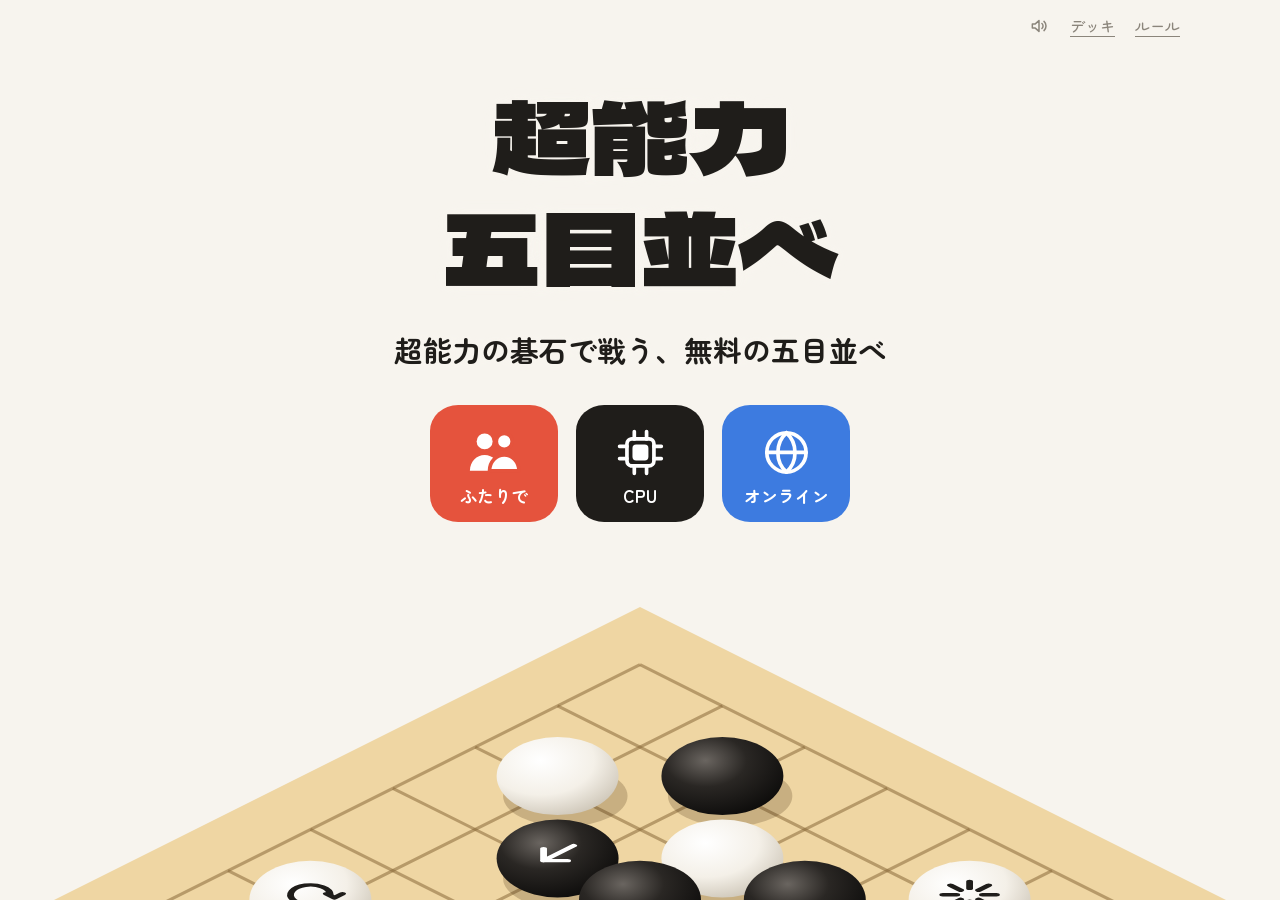
<file: index.html>
<!doctype html>
<html lang="ja">
<head>
    <meta charset="utf-8">
    <meta name="viewport" content="width=device-width, initial-scale=1">
    <title>超能力五目並べ | 無料で遊べる五目並べ・CPU対戦・オンライン対戦</title>
    <meta name="description" content="爆弾や押し出しの力を持つ碁石でデッキを組み、5つ並べて勝負する無料のブラウザゲーム。CPU対戦、同じ端末での2人対戦、オンライン対戦で遊べます。">
    <link rel="canonical" href="https://new-umechan.github.io/special-gomoku/">
    <meta property="og:title" content="超能力五目並べ">
    <meta property="og:description" content="超能力を持つ碁石でデッキを組んで戦う、無料の五目並べ。CPU・2人・オンラインで対戦できます。">
    <meta property="og:type" content="website">
    <meta property="og:url" content="https://new-umechan.github.io/special-gomoku/">
    <meta property="og:locale" content="ja_JP">
    <link rel="preconnect" href="https://fonts.googleapis.com">
    <link rel="preconnect" href="https://fonts.gstatic.com" crossorigin>
    <link href="https://fonts.googleapis.com/css2?family=Dela+Gothic+One&family=Zen+Maru+Gothic:wght@500;700&display=swap" rel="stylesheet">
    <link rel="stylesheet" href="style.css">
</head>
<body>
  <header class="topbar">
    <button type="button" id="logo-btn" class="logo" title="タイトルに戻る">超能力五目並べ</button>
    <span class="topbar-actions">
      <button type="button" id="sound-btn" class="btn-icon" aria-label="効果音" title="効果音のオン・オフ">
        <svg viewBox="0 0 24 24" aria-hidden="true"><path d="M4 9.5h3.5L12 5.5v13l-4.5-4H4z"/><path class="sound-on" d="M15.5 9a4 4 0 0 1 0 6M18 6.5a7.5 7.5 0 0 1 0 11"/><path class="sound-off" d="M16 9.5l5 5M21 9.5l-5 5"/></svg>
      </button>
      <button type="button" id="share-board-btn" class="btn-text" hidden>画像共有</button>
      <button type="button" id="log-btn" class="btn-text">ログ</button>
      <button type="button" id="decks-btn" class="btn-text">デッキ</button>
      <button type="button" id="rules-btn" class="btn-text">ルール</button>
    </span>
  </header>

  <main>
    <!-- タイトル -->
    <section id="title-screen" class="screen title-screen">
      <div id="title-art" class="title-art"></div>
      <div class="title-content">
        <h1 class="title">超能力<br>五目並べ</h1>
        <p class="title-call">超能力の碁石で戦う、無料の五目並べ</p>
        <div class="title-buttons">
          <button type="button" id="start-pvp" class="btn-primary mode-btn" aria-label="2人で対戦">
            <svg class="mode-icon" viewBox="0 0 48 48" aria-hidden="true" fill="#fff"><circle cx="16" cy="15" r="6.5"/><path d="M4 39c0-7.5 5.4-13 12-13s12 5.5 12 13z"/><circle cx="32" cy="15" r="6.5" stroke="#e5533d" stroke-width="3"/><path d="M20 39c0-7.5 5.4-13 12-13s12 5.5 12 13z" stroke="#e5533d" stroke-width="3" stroke-linejoin="round"/></svg>
            <span class="mode-label">ふたりで</span>
          </button>
          <button type="button" id="start-cpu" class="btn-primary btn-cpu mode-btn" aria-label="CPUと対戦">
            <svg class="mode-icon" viewBox="0 0 48 48" aria-hidden="true" fill="none" stroke="currentColor" stroke-width="3" stroke-linecap="round" stroke-linejoin="round"><rect x="13" y="13" width="22" height="22" rx="4"/><rect x="19" y="19" width="10" height="10" rx="1.5" fill="currentColor"/><path d="M19 13V7M29 13V7M19 41v-6M29 41v-6M13 19H7M13 29H7M41 19h-6M41 29h-6"/></svg>
            <span class="mode-label">CPU</span>
          </button>
          <button type="button" id="start-online" class="btn-primary btn-online mode-btn" aria-label="オンライン対戦">
            <svg class="mode-icon" viewBox="0 0 48 48" aria-hidden="true" fill="none" stroke="#fff" stroke-width="3" stroke-linecap="round"><circle cx="24" cy="24" r="16"/><path d="M8 24h32M24 8c-5 4.5-7 10-7 16s2 11.5 7 16M24 8c5 4.5 7 10 7 16s-2 11.5-7 16"/></svg>
            <span class="mode-label">オンライン</span>
          </button>
        </div>
      </div>
    </section>

    <!-- オンライン対戦：相手をさがす -->
    <section id="online-screen" class="screen online-screen" hidden>
      <div class="online-search" aria-hidden="true"><i></i><i></i><i></i></div>
      <p id="online-title" class="online-title">対戦相手をさがしています</p>
      <p id="online-sub" class="online-sub"></p>
      <button type="button" id="online-cancel" class="btn-text">やめる</button>
    </section>

    <!-- デッキをえらぶ -->
    <section id="select-screen" class="screen select-screen" hidden>
      <div class="select-heading">
        <h2 id="select-title" class="phase-title select-title">デッキをえらぼう！</h2>
        <button type="button" id="deck-import" class="btn-text">コードを読み込む</button>
      </div>
      <span id="deck-copy-announcement" role="status"></span>
      <div id="select-cols" class="select-cols"></div>
      <div class="select-foot">
        <label id="cpu-policy-field" class="name-field" hidden>
          <span>CPU</span>
          <select id="cpu-policy">
            <option value="minimax">CPU Lv1</option>
            <option value="attention-2" selected>CPU Lv2</option>
          </select>
        </label>
        <label id="name-field" class="name-field" hidden>
          <span>ユーザー名</span>
          <input id="my-name" maxlength="12" placeholder="名前はまだない" autocomplete="nickname">
        </label>
        <label id="word-field" class="name-field" hidden>
          <span>あいことば</span>
          <input id="my-word" maxlength="20" placeholder="なしなら、知らない人と" autocomplete="off">
        </label>
        <button type="button" id="select-go" class="btn-primary select-go">この2つで対戦</button>
      </div>
    </section>

    <!-- デッキを作る -->
    <section id="deck-screen" class="screen deck-screen" hidden>
      <div class="deck-head">
        <div class="build-call">
          <button type="button" id="deck-back" class="build-back" aria-label="もどる"><svg viewBox="0 0 24 24" aria-hidden="true" fill="none" stroke="currentColor" stroke-width="2.6" stroke-linecap="round" stroke-linejoin="round"><path d="M15 5l-7 7 7 7"/></svg></button>
          <input id="deck-name" class="deck-name" maxlength="16" aria-label="デッキの名前" autocomplete="off">
        </div>
        <div class="deck-templates">
          <span class="templates-label">ひな形</span>
          <div id="deck-starters" class="deck-starters" aria-label="ひな形"></div>
        </div>
      </div>
      <div class="deck-main">
        <div id="deck-catalog" class="deck-catalog"></div>
        <aside class="deck-side">
          <div id="deck-meter" class="deck-meter"></div>
          <div id="deck-bag" class="deck-bag" aria-label="デッキの中身"></div>
          <section id="deck-info" class="deck-info" aria-label="選んだ碁石の詳細"></section>
          <div class="deck-actions">
            <button type="button" id="deck-delete" class="btn-icon deck-delete" aria-label="デッキを削除" title="デッキを削除">
              <svg viewBox="0 0 24 24" aria-hidden="true"><path d="M3 6h18M8 6V4h8v2M5 6l1 14h12l1-14M10 10v6m4-6v6"/></svg>
            </button>
            <button type="button" id="deck-go" class="btn-primary deck-go">保存</button>
          </div>
        </aside>
      </div>
      <p id="deck-toast" class="deck-toast" role="status"></p>
    </section>

    <!-- 対局 -->
    <section id="game-screen" class="screen" hidden>
      <div class="game-layout">
        <div class="player" id="panel-w"></div>
        <div class="center">
          <div class="status-bar">
            <p id="game-status" class="status"></p>
          </div>
          <div class="board-wrap">
            <div id="board" class="board"></div>
            <div id="banner" class="banner" hidden></div>
          </div>
        </div>
        <div class="player" id="panel-b"></div>
      </div>
    </section>
  </main>

  <!-- ダイアログは、外側（暗いところ）を押すと閉じる -->
  <dialog id="share-dialog" class="dialog share-dialog" aria-label="盤面を画像で共有">
    <div class="dialog-body">
      <img id="share-img" class="share-img" alt="対局の盤面" hidden>
      <div id="share-actions" class="dialog-actions" hidden>
        <button type="button" id="share-go" class="btn-primary" aria-describedby="share-hint">端末で画像を共有</button>
        <a id="share-x" class="btn-primary" target="_blank" rel="noopener noreferrer" aria-describedby="share-hint" hidden>Xの投稿画面を開く</a>
        <button type="button" id="share-save" class="btn-text">画像を保存</button>
      </div>
      <p id="share-hint" class="share-hint" role="status"></p>
      <div class="dialog-actions">
        <button type="button" id="share-back" class="btn-text">結果に戻る</button>
      </div>
    </div>
  </dialog>

  <dialog id="result-dialog" class="dialog" aria-labelledby="result-text" aria-describedby="result-sub">
    <div class="dialog-body">
      <p id="result-text" class="result-text"></p>
      <p id="result-sub" class="result-sub"></p>
      <div class="result-actions">
        <button type="button" id="again-btn" class="btn-primary">もう一局</button>
        <div class="result-secondary-actions">
          <button type="button" id="share-btn" class="btn-text">共有</button>
          <button type="button" id="look-btn" class="btn-text">盤面を見る</button>
          <button type="button" id="deck-again" class="btn-text">デッキを変える</button>
        </div>
      </div>
    </div>
  </dialog>

    <div id="deck-copy-menu" popover role="group" aria-label="コピー方法">
        <button type="button" id="deck-copy-local" class="btn-text">デッキを複製</button>
        <button type="button" id="deck-copy-code" class="btn-text">デッキコードをコピー</button>
        <textarea id="deck-copy-text" rows="3" readonly hidden aria-label="共有用デッキコード"></textarea>
        <p id="deck-copy-status" role="status"></p>
    </div>

  <dialog id="deck-code-dialog" class="dialog" aria-labelledby="deck-code-title">
    <form id="deck-code-form" class="dialog-body">
      <h2 id="deck-code-title">デッキコードを読み込む</h2>
      <textarea id="deck-code" rows="4" maxlength="2048" aria-label="デッキコード" aria-describedby="deck-code-status" spellcheck="false" autocomplete="off" autocapitalize="off"></textarea>
      <p id="deck-code-status" role="status"></p>
      <div class="dialog-actions">
        <button type="button" id="deck-code-close" class="btn-text">閉じる</button>
        <button type="submit" class="btn-primary">追加する</button>
      </div>
    </form>
  </dialog>

  <dialog id="log-dialog" class="dialog">
    <div class="dialog-body">
      <h2>ログ</h2>
      <ol id="log" class="log"></ol>
    </div>
  </dialog>

  <dialog id="rules-dialog" class="dialog">
    <div class="dialog-body">
      <h2>ルール</h2>
      <ol class="rules">
        <li>11×11の盤で、縦・横・ななめに5つ並べたら勝ち。</li>
        <li id="rules-types"></li>
        <li>ただの石は1ポイント。強い碁石ほどポイントが高い。強い碁石ばかりだと、置ける数が減る。同じ超能力は3つまで。</li>
        <li>碁石は袋に入れて混ぜ、手札が3つになるまで引く。黒から順に、手札を1つ選んで置く。</li>
        <li>碁石を使い切った人は、置かずに番を飛ばす。2人とも使い切って、まだ揃っていなければ引き分け。</li>
      </ol>
      <h3>超能力</h3>
      <dl id="ability-list" class="ability-list"></dl>
    </div>
  </dialog>

  <script src="net.js"></script>
  <script src="share.js?v=2" defer></script>
  <script src="sound.js"></script>
  <script src="deck.js"></script>
  <script src="script.js"></script>
  <script src="fx.js"></script>
  <script src="ai.js"></script>
  <script src="spatial.js"></script>
  <script src="avi.js"></script>
  <script src="tactics.js"></script>
  <script src="cnn.js"></script>
  <script src="models/cnn-practice.js"></script>
</body>
</html>
</file>
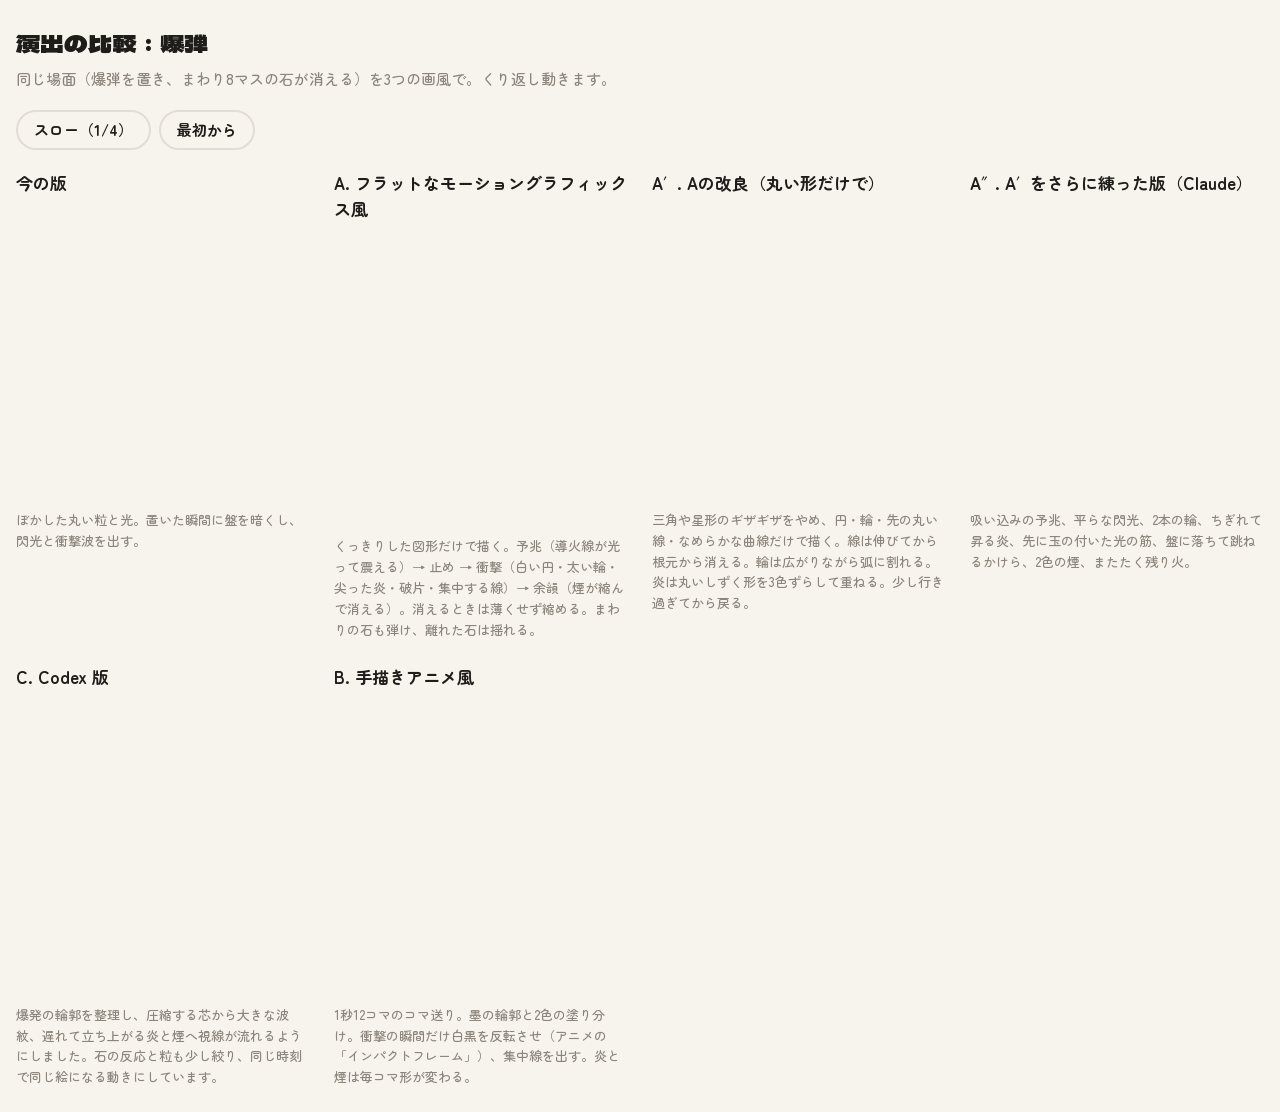
<file: tools/fx-compare.html>
<!doctype html>
<html lang="ja">
<head>
  <meta charset="utf-8">
  <meta name="viewport" content="width=device-width, initial-scale=1">
  <title>演出の比較（爆弾）</title>
  <link href="https://fonts.googleapis.com/css2?family=Dela+Gothic+One&family=Zen+Maru+Gothic:wght@500;700&display=swap" rel="stylesheet">
  <link rel="stylesheet" href="../style.css">
  <style>
    body { padding: 24px 16px; }
    h1 { font-family: var(--font-display); font-weight: 400; font-size: 24px; margin: 0 0 6px; }
    .lead { margin: 0 0 20px; color: var(--muted); }
    .grid { display: grid; grid-template-columns: repeat(auto-fit, minmax(280px, 1fr)); gap: 24px; max-width: 1400px; }
    .panel { display: flex; flex-direction: column; gap: 10px; }
    .panel h2 { font-size: 17px; margin: 0; }
    .panel p { margin: 0; font-size: 13px; color: var(--muted); line-height: 1.6; }
    .stage { position: relative; width: 100%; aspect-ratio: 1; }
    .stage canvas { width: 100%; height: 100%; display: block; }
    .stage .mini { position: absolute; inset: 14%; }
    .controls { display: flex; gap: 8px; margin-bottom: 20px; }
    .controls button { border: 2px solid var(--line); background: var(--bg); border-radius: 999px; padding: 6px 16px; cursor: pointer; font-weight: 700; }
    .controls button.is-on { border-color: var(--accent); color: var(--accent); }
  </style>
</head>
<body>
  <h1>演出の比較：爆弾</h1>
  <p class="lead">同じ場面（爆弾を置き、まわり8マスの石が消える）を3つの画風で。くり返し動きます。</p>
  <div class="controls">
    <button type="button" id="slow">スロー（1/4）</button>
    <button type="button" id="replay">最初から</button>
  </div>
  <div class="grid">
    <section class="panel">
      <h2>今の版</h2>
      <div class="stage" id="stage-now" style="background: var(--bg)"><span class="mini" id="mini-now"></span></div>
      <p>ぼかした丸い粒と光。置いた瞬間に盤を暗くし、閃光と衝撃波を出す。</p>
    </section>
    <section class="panel">
      <h2>A. フラットなモーショングラフィックス風</h2>
      <div class="stage"><canvas id="cv-a"></canvas></div>
      <p>くっきりした図形だけで描く。予兆（導火線が光って震える）→ 止め → 衝撃（白い円・太い輪・尖った炎・破片・集中する線）→ 余韻（煙が縮んで消える）。消えるときは薄くせず縮める。まわりの石も弾け、離れた石は揺れる。</p>
    </section>
    <section class="panel">
      <h2>A′. Aの改良（丸い形だけで）</h2>
      <div class="stage"><canvas id="cv-a2"></canvas></div>
      <p>三角や星形のギザギザをやめ、円・輪・先の丸い線・なめらかな曲線だけで描く。線は伸びてから根元から消える。輪は広がりながら弧に割れる。炎は丸いしずく形を3色ずらして重ねる。少し行き過ぎてから戻る。</p>
    </section>
    <section class="panel">
      <h2>A″. A′をさらに練った版（Claude）</h2>
      <div class="stage"><canvas id="cv-a3"></canvas></div>
      <p id="note-a3">作っています…</p>
    </section>
    <section class="panel">
      <h2>C. Codex 版</h2>
      <div class="stage"><canvas id="cv-c"></canvas></div>
      <p id="note-c">Codex が作っています…（tools/fx-codex.js ができると、ここに出ます）</p>
    </section>
    <section class="panel">
      <h2>B. 手描きアニメ風</h2>
      <div class="stage"><canvas id="cv-b"></canvas></div>
      <p>1秒12コマのコマ送り。墨の輪郭と2色の塗り分け。衝撃の瞬間だけ白黒を反転させ（アニメの「インパクトフレーム」）、集中線を出す。炎と煙は毎コマ形が変わる。</p>
    </section>
  </div>

  <script src="../sound.js"></script>
  <script src="fx-a3.js" defer onerror="this.remove()"></script>
  <script src="fx-codex.js" defer onerror="this.remove()"></script>
  <script src="../deck.js"></script>
  <script src="../script.js"></script>
  <script src="../fx.js"></script>
  <script>
  'use strict';
  // ===== 共通：7×7 の盤と、時間で決まる絵 =====
  const N = 7;
  const INK = '#1f1d1a', ACC = '#e5533d', ORANGE = '#ff9f1c', YELLOW = '#ffd23f', CREAM = '#fff6dc';
  const BOARD = '#efd6a3', LINE = 'rgba(138,106,58,0.75)';
  const LOOP = 2.8;          // 1回の長さ（秒）
  const T_DROP = 0.45;       // 爆弾が落ちてくる
  const T_LAND = 0.6;        // 着地
  const T_BOOM = 0.98;       // 爆発（その前の0.06秒が止め）
  // 先に置いてある石：[x, y, 色, 爆発で消えるか]
  const PRE = [[2, 3, 'w', 1], [4, 3, 'w', 1], [3, 2, 'b', 1], [4, 4, 'w', 1], [2, 4, 'b', 1], [2, 2, 'w', 1], [1, 1, 'w', 0], [5, 5, 'b', 0], [5, 2, 'b', 0], [1, 5, 'w', 0]];
  let speed = 1;
  let startAt = performance.now();

  const clamp = (v, a = 0, b = 1) => Math.max(a, Math.min(b, v));
  const lerp = (a, b, t) => a + (b - a) * t;
  const easeOut = (t) => 1 - Math.pow(1 - clamp(t), 3);
  const easeIn = (t) => Math.pow(clamp(t), 2.2);
  const backOut = (t) => { t = clamp(t); const s = 1.9; return 1 + (s + 1) * Math.pow(t - 1, 3) + s * Math.pow(t - 1, 2); };
  // 決まった乱数（毎ループ同じ形にする）
  function rng(seed) { let x = seed * 9301 + 49297; return () => { x = (x * 9301 + 49297) % 233280; return x / 233280; }; }

  function setup(canvas) {
    const dpr = Math.min(devicePixelRatio || 1, 2);
    const r = canvas.getBoundingClientRect();
    canvas.width = r.width * dpr; canvas.height = r.height * dpr;
    const c = canvas.getContext('2d');
    c.setTransform(dpr, 0, 0, dpr, 0, 0);
    return { c, w: r.width, h: r.height };
  }

  function drawBoard(c, w, ox, oy, cell) {
    c.fillStyle = BOARD;
    c.beginPath(); c.roundRect(ox - cell * 0.5, oy - cell * 0.5, cell * N, cell * N, 6); c.fill();
    c.strokeStyle = LINE; c.lineWidth = 1;
    for (let i = 0; i < N; i++) {
      c.beginPath(); c.moveTo(ox, oy + i * cell); c.lineTo(ox + (N - 1) * cell, oy + i * cell); c.stroke();
      c.beginPath(); c.moveTo(ox + i * cell, oy); c.lineTo(ox + i * cell, oy + (N - 1) * cell); c.stroke();
    }
  }
  function stone(c, x, y, r, color, { outline = color === 'w', ink = INK, lw = 1.5 } = {}) {
    if (r <= 0.3) return;
    c.fillStyle = color === 'b' ? INK : '#fff';
    c.beginPath(); c.arc(x, y, r, 0, Math.PI * 2); c.fill();
    if (outline) { c.strokeStyle = ink; c.lineWidth = lw; c.stroke(); }
  }
  // 爆弾のアイコン（白い放射）
  function bombIcon(c, x, y, r, col = '#fff') {
    c.strokeStyle = col; c.lineWidth = Math.max(1.5, r * 0.14); c.lineCap = 'round';
    for (let i = 0; i < 8; i++) {
      const a = (i / 8) * Math.PI * 2;
      c.beginPath(); c.moveTo(x + Math.cos(a) * r * 0.25, y + Math.sin(a) * r * 0.25); c.lineTo(x + Math.cos(a) * r * 0.55, y + Math.sin(a) * r * 0.55); c.stroke();
    }
  }

  // ===== A. フラットなモーショングラフィックス風 =====
  function drawA(c, w, h, t) {
    const cell = w / (N + 0.6), ox = (w - cell * (N - 1)) / 2, oy = ox;
    const P = (i, j) => [ox + i * cell, oy + j * cell];
    const R = cell * 0.42;
    const sinceBoom = t - T_BOOM;
    // 盤の揺れ（強さは爆発の直後に最大、すぐ収まる）
    let sx = 0, sy = 0;
    if (sinceBoom > 0 && sinceBoom < 0.35) { const a = 7 * (1 - sinceBoom / 0.35); sx = Math.sin(sinceBoom * 90) * a; sy = Math.cos(sinceBoom * 77) * a * 0.6; }
    c.save(); c.translate(sx, sy);
    drawBoard(c, w, ox, oy, cell);
    const [cx, cy] = P(3, 3);

    // 予兆：届く範囲を、平らな赤で区切って見せる
    if (t > T_LAND && t < T_BOOM + 0.05) {
      const k = easeOut((t - T_LAND) / 0.15);
      c.fillStyle = `rgba(229,83,61,${0.16 * k})`;
      c.fillRect(cx - cell * 1.5, cy - cell * 1.5, cell * 3, cell * 3);
    }
    // 焦げ跡（余韻）
    if (sinceBoom > 0.1 && t < LOOP - 0.3) {
      const k = easeOut((sinceBoom - 0.1) / 0.3);
      c.fillStyle = 'rgba(60,40,25,0.22)';
      c.beginPath(); c.arc(cx, cy, cell * 0.8 * k, 0, Math.PI * 2); c.fill();
    }

    // 先にある石
    for (const [i, j, col, dies] of PRE) {
      let [x, y] = P(i, j);
      let r = R, rot = 0;
      if (sinceBoom > 0) {
        const dx = x - cx, dy = y - cy, d = Math.hypot(dx, dy) || 1;
        if (dies) {
          // 弾けて飛び、縮んで消える
          const k = clamp(sinceBoom / 0.32);
          x += (dx / d) * cell * 0.5 * easeOut(k); y += (dy / d) * cell * 0.5 * easeOut(k);
          r = R * (k < 0.15 ? lerp(1, 1.2, k / 0.15) : lerp(1.2, 0, (k - 0.15) / 0.85));
          rot = k * 4;
        } else {
          // 離れた石は、押されて揺れて戻る
          const k = clamp(sinceBoom / 0.45);
          const push = Math.sin(k * Math.PI * 3) * (1 - k) * cell * 0.08;
          x += (dx / d) * push; y += (dy / d) * push;
        }
      }
      stone(c, x, y, r, col);
    }

    // 爆弾の石：落ちる → つぶれて着く → 震えて光る → 消える
    if (t > T_DROP && sinceBoom < 0.02) {
      let y = cy, sxk = 1, syk = 1, jitter = 0;
      if (t < T_LAND) { const k = easeIn((t - T_DROP) / (T_LAND - T_DROP)); y = lerp(cy - cell * 1.6, cy, k); }
      else if (t < T_LAND + 0.08) { const k = (t - T_LAND) / 0.08; sxk = lerp(1.25, 1, k); syk = lerp(0.75, 1, k); }
      else { const k = clamp((t - T_LAND - 0.08) / (T_BOOM - T_LAND - 0.08)); jitter = k * k * 3; sxk = syk = 1 + k * 0.18; }
      // 影
      c.fillStyle = 'rgba(0,0,0,0.12)';
      c.beginPath(); c.ellipse(cx, cy + R * 0.25, R * (t < T_LAND ? lerp(0.4, 1, easeIn((t - T_DROP) / (T_LAND - T_DROP))) : 1), R * 0.45, 0, 0, Math.PI * 2); c.fill();
      const jx = (Math.random() - 0.5) * jitter, jy = (Math.random() - 0.5) * jitter;
      c.save(); c.translate(cx + jx, y + jy); c.scale(sxk, syk);
      // 震えの間は、赤い輪が点滅する
      if (t > T_LAND + 0.08 && Math.floor(t * 18) % 2 === 0) { c.strokeStyle = ACC; c.lineWidth = 4; c.beginPath(); c.arc(0, 0, R + 4, 0, Math.PI * 2); c.stroke(); }
      stone(c, 0, 0, R, 'b'); bombIcon(c, 0, 0, R);
      c.restore();
    }

    if (sinceBoom > -0.06 && sinceBoom < 0) {
      // 止め：白い円が出て、すべてが一瞬止まる
      c.fillStyle = '#fff';
      c.beginPath(); c.arc(cx, cy, R * 1.25, 0, Math.PI * 2); c.fill();
    }
    if (sinceBoom >= 0) {
      const r2 = rng(7);
      // 白い芯 → 黄 → 消える（縮む）
      const kc = clamp(sinceBoom / 0.14);
      c.fillStyle = kc < 0.4 ? '#fff' : YELLOW;
      c.beginPath(); c.arc(cx, cy, R * 1.5 * (1 - easeIn(kc)), 0, Math.PI * 2); c.fill();
      // 太い衝撃の輪（線が細くなって消える）
      const kr = clamp(sinceBoom / 0.32);
      if (kr < 1) { c.strokeStyle = ORANGE; c.lineWidth = cell * 0.36 * (1 - kr); c.beginPath(); c.arc(cx, cy, lerp(R, cell * 2.1, easeOut(kr)), 0, Math.PI * 2); c.stroke(); }
      // 尖った炎の舌（外→中の3色）
      for (let i = 0; i < 9; i++) {
        const a = (i / 9) * Math.PI * 2 + r2() * 0.4;
        const k = clamp((sinceBoom - r2() * 0.04) / 0.42);
        if (k <= 0 || k >= 1) continue;
        const len = cell * lerp(0.4, 1.35, easeOut(k)) * (0.8 + r2() * 0.4);
        const wid = cell * 0.32 * (1 - easeIn(k));
        const layers = [[ACC, 1], [ORANGE, 0.72], [YELLOW, 0.42]];
        for (const [col, f] of layers) {
          c.fillStyle = col;
          c.beginPath();
          c.moveTo(cx + Math.cos(a) * len * f * 1.05, cy + Math.sin(a) * len * f * 1.05);
          c.quadraticCurveTo(cx + Math.cos(a + 0.5) * len * 0.45 * f, cy + Math.sin(a + 0.5) * len * 0.45 * f, cx + Math.cos(a + Math.PI / 2) * wid * f, cy + Math.sin(a + Math.PI / 2) * wid * f);
          c.lineTo(cx + Math.cos(a - Math.PI / 2) * wid * f, cy + Math.sin(a - Math.PI / 2) * wid * f);
          c.quadraticCurveTo(cx + Math.cos(a - 0.5) * len * 0.45 * f, cy + Math.sin(a - 0.5) * len * 0.45 * f, cx + Math.cos(a) * len * f * 1.05, cy + Math.sin(a) * len * f * 1.05);
          c.fill();
        }
      }
      // 外へ走る細い線（スピード線）
      const kl = clamp(sinceBoom / 0.22);
      if (kl < 1) {
        c.strokeStyle = INK; c.lineCap = 'round';
        for (let i = 0; i < 14; i++) {
          const a = (i / 14) * Math.PI * 2 + 0.11;
          const r0 = lerp(R * 1.2, cell * 2.2, easeOut(kl)), r1 = r0 + cell * 0.5 * (1 - kl);
          c.lineWidth = 2.5 * (1 - kl);
          c.beginPath(); c.moveTo(cx + Math.cos(a) * r0, cy + Math.sin(a) * r0); c.lineTo(cx + Math.cos(a) * r1, cy + Math.sin(a) * r1); c.stroke();
        }
      }
      // 三角の破片（回りながら飛んで、縮んで消える）
      for (let i = 0; i < 12; i++) {
        const a = r2() * Math.PI * 2, v = cell * (1.4 + r2() * 1.4), k = clamp(sinceBoom / 0.6);
        if (k >= 1) continue;
        const d = v * easeOut(k), s = cell * 0.12 * (1 - k);
        const x = cx + Math.cos(a) * d, y = cy + Math.sin(a) * d + cell * 0.6 * k * k;
        c.save(); c.translate(x, y); c.rotate(k * 9 + i);
        c.fillStyle = i % 3 === 0 ? INK : i % 3 === 1 ? ORANGE : ACC;
        c.beginPath(); c.moveTo(0, -s); c.lineTo(s, s); c.lineTo(-s, s * 0.6); c.closePath(); c.fill();
        c.restore();
      }
      // 煙：くっきりした丸のかたまりが、ふくらんで昇り、縮んで消える
      for (let i = 0; i < 5; i++) {
        const k = clamp((sinceBoom - 0.12 - i * 0.04) / 0.9);
        if (k <= 0 || k >= 1) continue;
        const a = -Math.PI / 2 + (i - 2) * 0.55;
        const x = cx + Math.cos(a) * cell * 0.55 * easeOut(k), y = cy + Math.sin(a) * cell * 0.4 * easeOut(k) - cell * 0.7 * k;
        const r = cell * 0.36 * (k < 0.3 ? backOut(k / 0.3) : 1 - easeIn((k - 0.3) / 0.7));
        c.fillStyle = i % 2 ? '#5a524a' : '#463f39';
        c.beginPath(); c.arc(x, y, r, 0, Math.PI * 2); c.fill();
      }
    }
    c.restore();
  }


  // ===== A′. Aの改良：丸い形だけで描く =====
  // しずく形（先が上、下が丸い）。炎の形に使う
  function drop(c, x, y, r, h, ang = 0) {
    c.save(); c.translate(x, y); c.rotate(ang);
    c.beginPath();
    c.moveTo(0, -h);
    c.bezierCurveTo(r * 0.55, -h * 0.55, r, -r * 0.2, r, 0);
    c.arc(0, 0, r, 0, Math.PI);
    c.bezierCurveTo(-r, -r * 0.2, -r * 0.55, -h * 0.55, 0, -h);
    c.closePath(); c.fill();
    c.restore();
  }
  // 先の丸い線：t0〜t1 の区間だけ描く（伸びてから根元から消える）
  function capsule(c, x, y, a, r0, r1, t0, t1, width, col) {
    if (t1 <= t0) return;
    const ra = lerp(r0, r1, t0), rb = lerp(r0, r1, t1);
    c.strokeStyle = col; c.lineWidth = width; c.lineCap = 'round';
    c.beginPath(); c.moveTo(x + Math.cos(a) * ra, y + Math.sin(a) * ra); c.lineTo(x + Math.cos(a) * rb, y + Math.sin(a) * rb); c.stroke();
  }
  function drawA2(c, w, h, t) {
    const cell = w / (N + 0.6), ox = (w - cell * (N - 1)) / 2, oy = ox;
    const P = (i, j) => [ox + i * cell, oy + j * cell];
    const R = cell * 0.42;
    const sb = t - T_BOOM;
    let sx = 0, sy = 0;
    if (sb > 0 && sb < 0.3) { const a = 6 * Math.pow(1 - sb / 0.3, 2); sx = Math.sin(sb * 95) * a; sy = Math.cos(sb * 70) * a * 0.6; }
    c.save(); c.translate(sx, sy);
    drawBoard(c, w, ox, oy, cell);
    const [cx, cy] = P(3, 3);

    // 予兆：届く範囲に、角の丸い枠が内側から描かれる
    if (t > T_LAND && sb < 0.04) {
      const k = backOut((t - T_LAND) / 0.18);
      const half = cell * 1.5 * clamp(k, 0, 1.08);
      c.fillStyle = 'rgba(229,83,61,0.12)';
      c.strokeStyle = 'rgba(229,83,61,0.55)'; c.lineWidth = 2; c.setLineDash([6, 6]); c.lineDashOffset = -t * 40;
      c.beginPath(); c.roundRect(cx - half, cy - half, half * 2, half * 2, cell * 0.25); c.fill(); c.stroke();
      c.setLineDash([]);
    }
    // 焦げ跡：丸く広がって、ゆっくり縮む
    if (sb > 0.08) {
      const k = clamp((sb - 0.08) / 0.25), out = clamp((t - (LOOP - 0.5)) / 0.4);
      c.fillStyle = 'rgba(70,45,25,0.16)';
      c.beginPath(); c.arc(cx, cy, cell * 0.95 * backOut(k) * (1 - easeIn(out)), 0, Math.PI * 2); c.fill();
    }

    // 先にある石：まわりの石はふくらんでから、小さな丸3つに割れて消える。離れた石は押されて揺れる
    for (const [i, j, col, dies] of PRE) {
      let [x, y] = P(i, j);
      const dx = x - cx, dy = y - cy, d = Math.hypot(dx, dy) || 1, ux = dx / d, uy = dy / d;
      if (sb > 0 && dies) {
        const k = clamp((sb - 0.02) / 0.45);
        if (k < 0.18) { stone(c, x + ux * cell * 0.15 * easeOut(k / 0.18), y + uy * cell * 0.15 * easeOut(k / 0.18), R * lerp(1, 1.18, easeOut(k / 0.18)), col); continue; }
        const kk = (k - 0.18) / 0.82;
        for (let n = 0; n < 3; n++) {
          const a = Math.atan2(uy, ux) + (n - 1) * 0.9;
          const dist = cell * (0.15 + 0.55 * easeOut(kk));
          stone(c, x + Math.cos(a) * dist, y + Math.sin(a) * dist, R * 0.45 * (1 - easeIn(kk)), col, { lw: 1.2 });
        }
        continue;
      }
      if (sb > 0 && !dies) {
        const k = clamp(sb / 0.5);
        const push = Math.sin(k * Math.PI * 2.5) * Math.pow(1 - k, 2) * cell * 0.09;
        x += ux * push; y += uy * push;
      }
      stone(c, x, y, R, col);
    }

    // 爆弾の石：落ちる → つぶれて着いて少し跳ねる → ふくらみながら震える
    if (t > T_DROP && sb < 0) {
      let y = cy, sxk = 1, syk = 1, jit = 0;
      if (t < T_LAND) { const k = easeIn((t - T_DROP) / (T_LAND - T_DROP)); y = lerp(cy - cell * 1.6, cy, k); syk = lerp(1, 1.12, k); sxk = lerp(1, 0.92, k); }
      else if (t < T_LAND + 0.14) { const k = (t - T_LAND) / 0.14; const sq = Math.sin(k * Math.PI) * (1 - k * 0.4); sxk = 1 + 0.22 * sq; syk = 1 - 0.22 * sq; }
      else { const k = clamp((t - T_LAND - 0.14) / (T_BOOM - T_LAND - 0.14)); jit = k * k * 2.5; sxk = syk = 1 + easeIn(k) * 0.2; }
      c.fillStyle = 'rgba(0,0,0,0.12)';
      c.beginPath(); c.ellipse(cx, cy + R * 0.3, R * 0.95, R * 0.4, 0, 0, Math.PI * 2); c.fill();
      c.save(); c.translate(cx + (Math.random() - 0.5) * jit, y + (Math.random() - 0.5) * jit); c.scale(sxk, syk);
      // 震えている間、まわりに細い輪が脈打つ
      if (t > T_LAND + 0.14) {
        const k = ((t - T_LAND) * 3) % 1;
        c.strokeStyle = `rgba(229,83,61,${1 - k})`; c.lineWidth = 2;
        c.beginPath(); c.arc(0, 0, R * (1.1 + k * 0.6), 0, Math.PI * 2); c.stroke();
      }
      stone(c, 0, 0, R, 'b'); bombIcon(c, 0, 0, R);
      c.restore();
    }
    if (sb >= -0.06 && sb < 0) {
      // 止め：白い円がぽんと出る
      c.fillStyle = '#fff'; c.beginPath(); c.arc(cx, cy, R * 1.3, 0, Math.PI * 2); c.fill();
    }

    if (sb >= 0) {
      const g = rng(21);
      // 1) 芯：白 → 黄 → 橙と、色を段で変えながら縮む
      const kc = clamp(sb / 0.22);
      if (kc < 1) {
        c.fillStyle = kc < 0.25 ? '#fff' : kc < 0.55 ? YELLOW : ORANGE;
        c.beginPath(); c.arc(cx, cy, R * 1.45 * (1 - easeIn(kc)), 0, Math.PI * 2); c.fill();
      }
      // 2) 輪：広がりながら細くなり、途中で8つの弧に割れる
      const kr = clamp(sb / 0.42);
      if (kr < 1) {
        const r = lerp(R * 1.1, cell * 2.2, easeOut(kr));
        c.strokeStyle = ORANGE; c.lineCap = 'round'; c.lineWidth = Math.max(0.5, cell * 0.22 * (1 - kr));
        if (kr < 0.35) { c.beginPath(); c.arc(cx, cy, r, 0, Math.PI * 2); c.stroke(); }
        else {
          const gap = lerp(0.05, 0.55, (kr - 0.35) / 0.65);
          for (let i = 0; i < 8; i++) {
            const a0 = (i / 8) * Math.PI * 2 + kr * 0.6;
            c.beginPath(); c.arc(cx, cy, r, a0 + gap * 0.5, a0 + Math.PI / 4 - gap * 0.5); c.stroke();
          }
        }
      }
      // 3) 先の丸い線：伸びて、根元から消える。長さと太さをばらす
      for (let i = 0; i < 12; i++) {
        const a = (i / 12) * Math.PI * 2 + 0.13 + (g() - 0.5) * 0.2;
        const delay = g() * 0.04, len = 0.75 + g() * 0.5;
        const k = clamp((sb - delay) / 0.34);
        if (k <= 0 || k >= 1) continue;
        const head = easeOut(clamp(k / 0.55)), tail = easeIn(clamp((k - 0.2) / 0.8));
        capsule(c, cx, cy, a, R * 1.2, cell * 2.0 * len, tail, head, i % 3 === 0 ? 4 : 2.5, i % 2 ? ACC : ORANGE);
      }
      // 4) 炎：丸いしずく形を、赤・橙・黄の順に少しずつ遅らせて重ねる。行き過ぎてから縮む
      const flames = [[-0.55, 0.9], [0, 1.25], [0.55, 0.95], [-0.95, 0.6], [0.95, 0.65]];
      const layers = [[ACC, 1, 0], [ORANGE, 0.7, 0.04], [YELLOW, 0.42, 0.08]];
      for (const [col, f, dl] of layers) {
        c.fillStyle = col;
        for (const [ang, hh] of flames) {
          const k = clamp((sb - 0.04 - dl) / 0.55);
          if (k <= 0 || k >= 1) continue;
          const grow = k < 0.35 ? backOut(k / 0.35) : 1 - easeIn((k - 0.35) / 0.65);
          const r = cell * 0.34 * f * grow, hgt = cell * (0.75 * hh) * f * grow + r;
          drop(c, cx + Math.sin(ang) * cell * 0.25 * f, cy - cell * 0.1 * k, r, hgt, ang * 0.55);
        }
      }
      // 5) 粒：小さな丸が飛び、少し遅れて、さらに小さな丸が続く
      for (let i = 0; i < 10; i++) {
        const a = g() * Math.PI * 2, v = cell * (1.3 + g() * 1.1);
        for (const [lag, sz] of [[0, 0.1], [0.05, 0.055]]) {
          const k = clamp((sb - lag) / 0.55);
          if (k <= 0 || k >= 1) continue;
          const d = v * easeOut(k);
          c.fillStyle = i % 3 === 0 ? INK : i % 3 === 1 ? ACC : ORANGE;
          c.beginPath(); c.arc(cx + Math.cos(a) * d, cy + Math.sin(a) * d + cell * 0.35 * k * k, cell * sz * (1 - easeIn(k)), 0, Math.PI * 2); c.fill();
        }
      }
      // 6) 煙：丸が重なってふくらみ、昇りながら縮んで消える
      for (let i = 0; i < 6; i++) {
        const k = clamp((sb - 0.16 - i * 0.035) / 0.95);
        if (k <= 0 || k >= 1) continue;
        const a = -Math.PI / 2 + (i - 2.5) * 0.5;
        const x = cx + Math.cos(a) * cell * 0.5 * easeOut(k), y = cy + Math.sin(a) * cell * 0.35 * easeOut(k) - cell * 0.75 * easeOut(k);
        const r = cell * (0.3 + (i % 2) * 0.08) * (k < 0.25 ? backOut(k / 0.25) : 1 - easeIn((k - 0.25) / 0.75));
        c.fillStyle = i % 2 ? '#5d554c' : '#4a433c';
        c.beginPath(); c.arc(x, y, r, 0, Math.PI * 2); c.fill();
      }
    }
    c.restore();
  }

  // ===== B. 手描きアニメ風（1秒12コマ） =====
  function jaggedBlob(c, x, y, r, seed, spikes = 9, amp = 0.35) {
    const g = rng(seed);
    c.beginPath();
    for (let i = 0; i <= spikes * 2; i++) {
      const a = (i / (spikes * 2)) * Math.PI * 2;
      const rr = r * (i % 2 ? 1 - amp * g() : 1 + amp * 0.4 * g());
      const px = x + Math.cos(a) * rr, py = y + Math.sin(a) * rr;
      i ? c.lineTo(px, py) : c.moveTo(px, py);
    }
    c.closePath();
  }
  function cloud(c, x, y, r, seed) {
    const g = rng(seed);
    c.beginPath();
    for (let i = 0; i < 6; i++) {
      const a = (i / 6) * Math.PI * 2 + g() * 0.5;
      c.moveTo(x + Math.cos(a) * r * 0.55 + r * 0.42, y + Math.sin(a) * r * 0.55);
      c.arc(x + Math.cos(a) * r * 0.55, y + Math.sin(a) * r * 0.55, r * (0.38 + g() * 0.12), 0, Math.PI * 2);
    }
  }
  function drawB(c, w, h, tSmooth) {
    const t = Math.floor(tSmooth * 12) / 12; // 1秒12コマ
    const frame = Math.floor(tSmooth * 12);
    const cell = w / (N + 0.6), ox = (w - cell * (N - 1)) / 2, oy = ox;
    const P = (i, j) => [ox + i * cell, oy + j * cell];
    const R = cell * 0.42;
    const [cx, cy] = P(3, 3);
    const sinceBoom = t - T_BOOM;
    const impactFrame = sinceBoom >= 0 && sinceBoom < 2 / 12; // 白黒を反転する2コマ

    let sx = 0, sy = 0;
    if (sinceBoom > 0 && sinceBoom < 0.4) { const a = 8 * (1 - sinceBoom / 0.4); sx = (frame % 2 ? 1 : -1) * a; sy = (frame % 3 - 1) * a * 0.5; }
    c.save(); c.translate(sx, sy);

    if (impactFrame) {
      // インパクトフレーム：黒地に、白い爆発のシルエット
      c.fillStyle = INK; c.fillRect(-20, -20, w + 40, h + 40);
      c.fillStyle = '#fff';
      jaggedBlob(c, cx, cy, cell * (frame % 2 ? 1.9 : 1.5), frame + 3, 11, 0.45); c.fill();
      for (const [i, j] of PRE) { const [x, y] = P(i, j); c.strokeStyle = '#fff'; c.lineWidth = 2; c.beginPath(); c.arc(x, y, R, 0, Math.PI * 2); c.stroke(); }
      c.restore();
      return;
    }

    drawBoard(c, w, ox, oy, cell);
    // 先にある石
    for (const [i, j, col, dies] of PRE) {
      let [x, y] = P(i, j);
      if (dies && sinceBoom > 0) continue; // 消えた
      if (!dies && sinceBoom > 0 && sinceBoom < 0.5) { const d = Math.hypot(x - cx, y - cy); x += ((x - cx) / d) * (frame % 2 ? 3 : -2); }
      stone(c, x, y, R, col, { outline: true, lw: 2.5 });
    }
    // 爆弾の石（ためは、コマごとにふくらむ）
    if (t > T_DROP && sinceBoom < 0) {
      let y = cy, s = 1;
      if (t < T_LAND) y = lerp(cy - cell * 1.6, cy, easeIn((t - T_DROP) / (T_LAND - T_DROP)));
      else s = 1 + (frame % 2) * 0.1 + clamp((t - T_LAND) / 0.4) * 0.12;
      c.save(); c.translate(cx, y); c.scale(s, s);
      stone(c, 0, 0, R, 'b', { outline: true, lw: 2.5 });
      bombIcon(c, 0, 0, R);
      // 導火線の火花（手描きの星）
      if (t > T_LAND) { c.fillStyle = YELLOW; c.strokeStyle = INK; c.lineWidth = 2; jaggedBlob(c, R * 0.7, -R * 0.8, R * 0.32, frame, 5, 0.6); c.fill(); c.stroke(); }
      c.restore();
    }
    if (sinceBoom >= 2 / 12) {
      // 炎：毎コマ形の変わるギザギザ。墨の輪郭＋2色の塗り分け
      const k = clamp((sinceBoom - 2 / 12) / 0.75);
      if (k < 1) {
        const r = cell * lerp(1.7, 0.6, easeIn(k));
        c.lineWidth = 3; c.strokeStyle = INK;
        c.fillStyle = ACC; jaggedBlob(c, cx, cy - cell * 0.3 * k, r, frame * 7 + 1, 10, 0.42); c.fill(); c.stroke();
        c.fillStyle = ORANGE; jaggedBlob(c, cx, cy - cell * 0.35 * k, r * 0.68, frame * 7 + 2, 8, 0.4); c.fill();
        c.fillStyle = YELLOW; jaggedBlob(c, cx, cy - cell * 0.4 * k, r * 0.38, frame * 7 + 3, 6, 0.35); c.fill();
      }
      // 煙：もこもこの輪郭、コマごとに揺れる
      const ks = clamp((sinceBoom - 0.35) / 1.1);
      if (ks > 0 && ks < 1) {
        const r = cell * 0.9 * (ks < 0.3 ? ks / 0.3 : 1 - (ks - 0.3) / 0.7);
        c.fillStyle = '#8c857c'; c.strokeStyle = INK; c.lineWidth = 2.5;
        cloud(c, cx + (frame % 2), cy - cell * 0.9 * ks, r, frame * 3); c.fill(); c.stroke();
      }
      // 破片：輪郭つきの三角が、コマ送りで飛ぶ
      const r2 = rng(11);
      for (let i = 0; i < 9; i++) {
        const a = r2() * Math.PI * 2, v = cell * (1.6 + r2()), kk = clamp(sinceBoom / 0.55);
        if (kk >= 1) continue;
        const d = v * easeOut(kk), x = cx + Math.cos(a) * d, y = cy + Math.sin(a) * d, s = cell * 0.13;
        c.save(); c.translate(x, y); c.rotate(frame * 1.3 + i);
        c.fillStyle = i % 2 ? '#fff' : INK; c.strokeStyle = INK; c.lineWidth = 2;
        c.beginPath(); c.moveTo(0, -s); c.lineTo(s, s * 0.8); c.lineTo(-s * 0.9, s * 0.5); c.closePath(); c.fill(); c.stroke();
        c.restore();
      }
      // 集中線（マンガの効果線）
      if (sinceBoom < 0.35) {
        const g = rng(frame + 50);
        c.strokeStyle = INK;
        for (let i = 0; i < 36; i++) {
          const a = (i / 36) * Math.PI * 2 + g() * 0.08;
          const r0 = w * (0.36 + g() * 0.08), r1 = w * 0.75;
          c.lineWidth = 1 + g() * 2.5;
          c.beginPath(); c.moveTo(cx + Math.cos(a) * r0, cy + Math.sin(a) * r0); c.lineTo(cx + Math.cos(a) * r1, cy + Math.sin(a) * r1); c.stroke();
        }
      }
    }
    c.restore();
  }

  // ===== 動かす =====
  const A = { canvas: document.getElementById('cv-a'), draw: drawA };
  const B = { canvas: document.getElementById('cv-b'), draw: drawB };
  const A2 = { canvas: document.getElementById('cv-a2'), draw: drawA2 };
  const A3 = { canvas: document.getElementById('cv-a3'), draw: (...a) => (typeof drawA3 === 'function' ? drawA3(...a) : null) };
  const CX = { canvas: document.getElementById('cv-c'), draw: (...a) => (typeof drawCodex === 'function' ? drawCodex(...a) : null) };
  function frame(now) {
    const t = (((now - startAt) / 1000) * speed) % LOOP;
    for (const p of [A, A2, A3, CX, B]) {
      const { c, w, h } = p.ctx && p.ctx.w === p.canvas.getBoundingClientRect().width ? p.ctx : (p.ctx = setup(p.canvas));
      c.clearRect(-20, -20, w + 40, h + 40);
      p.draw(c, w, h, t);
    }
    requestAnimationFrame(frame);
  }
  requestAnimationFrame(frame);

  // 今の版：ゲームのお試しの盤（fx.js）をそのまま使う
  addEventListener('load', () => Demo.start(document.getElementById('mini-now'), 'bomb'));

  document.getElementById('slow').addEventListener('click', (e) => {
    const now = performance.now();
    const t = (((now - startAt) / 1000) * speed) % LOOP;
    speed = speed === 1 ? 0.25 : 1;
    startAt = now - (t / speed) * 1000;
    e.currentTarget.classList.toggle('is-on', speed !== 1);
  });
  document.getElementById('replay').addEventListener('click', () => { startAt = performance.now(); });
  </script>
</body>
</html>
</file>
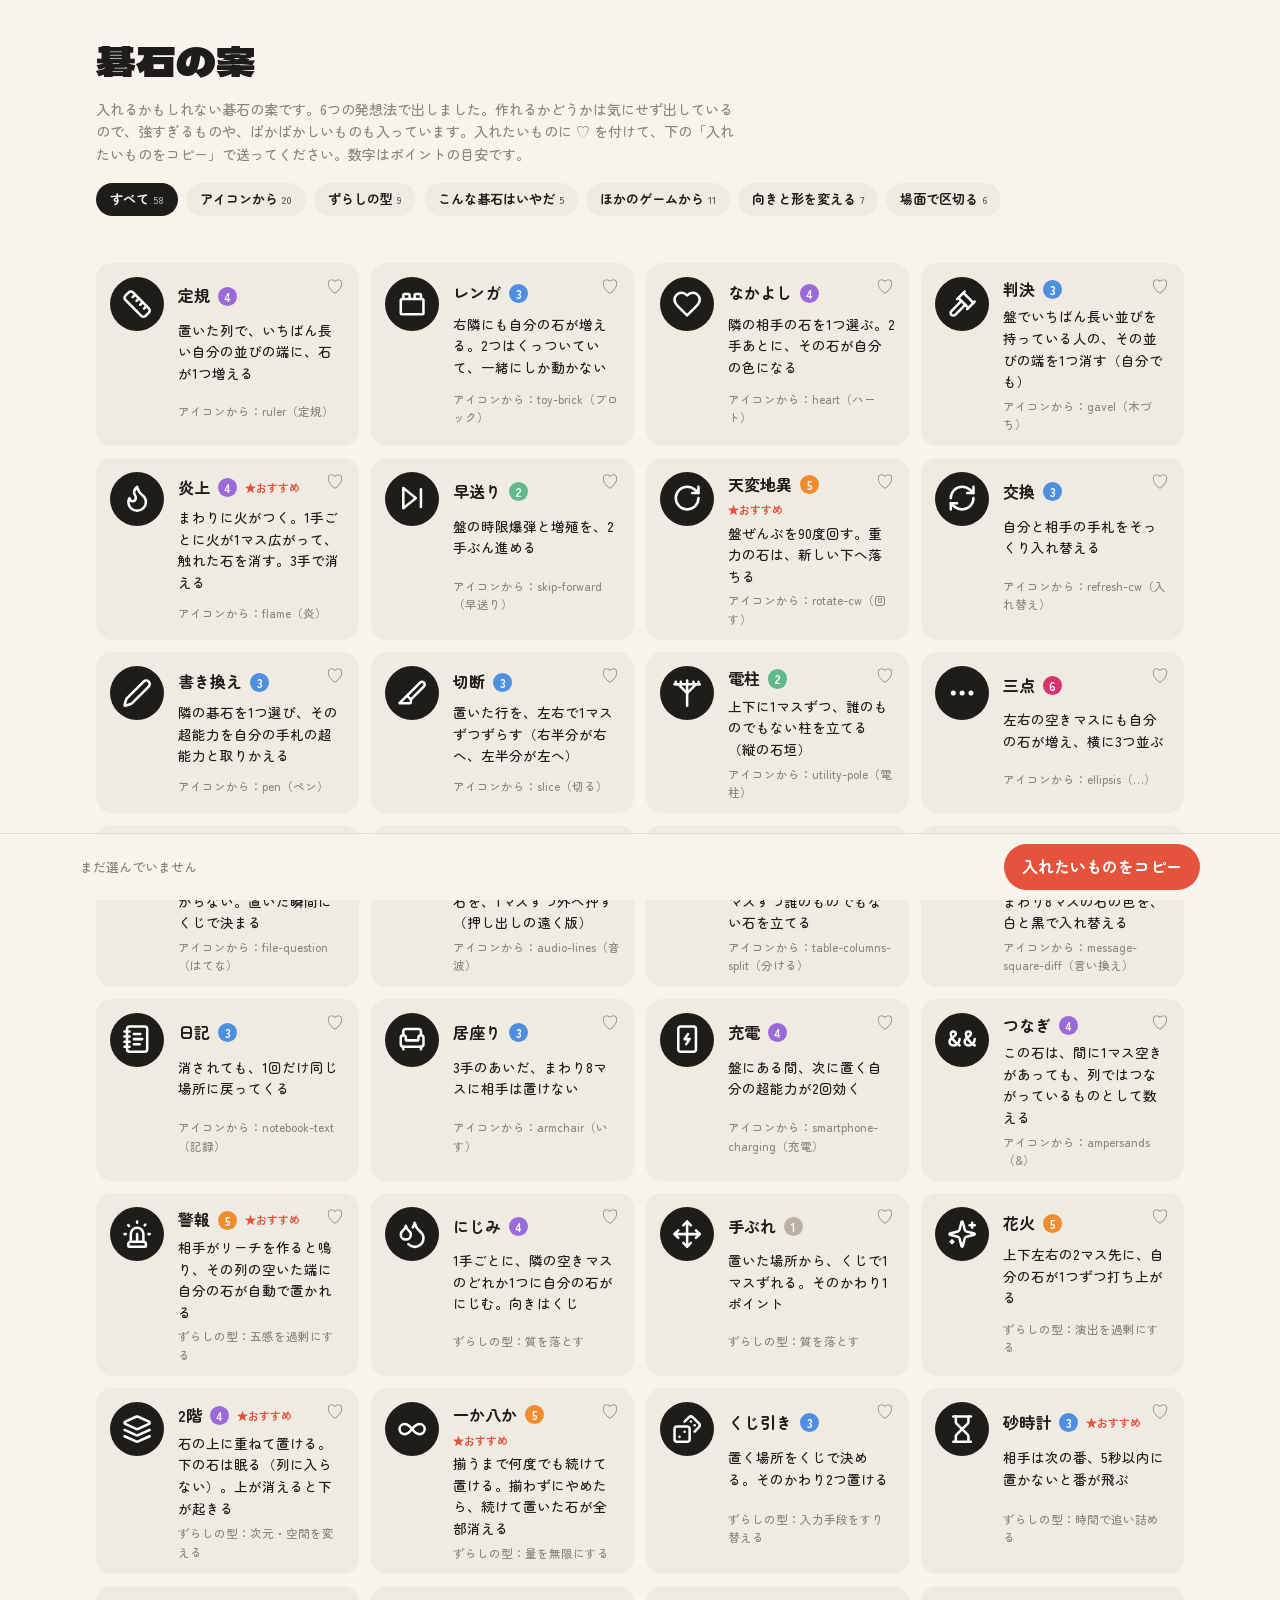
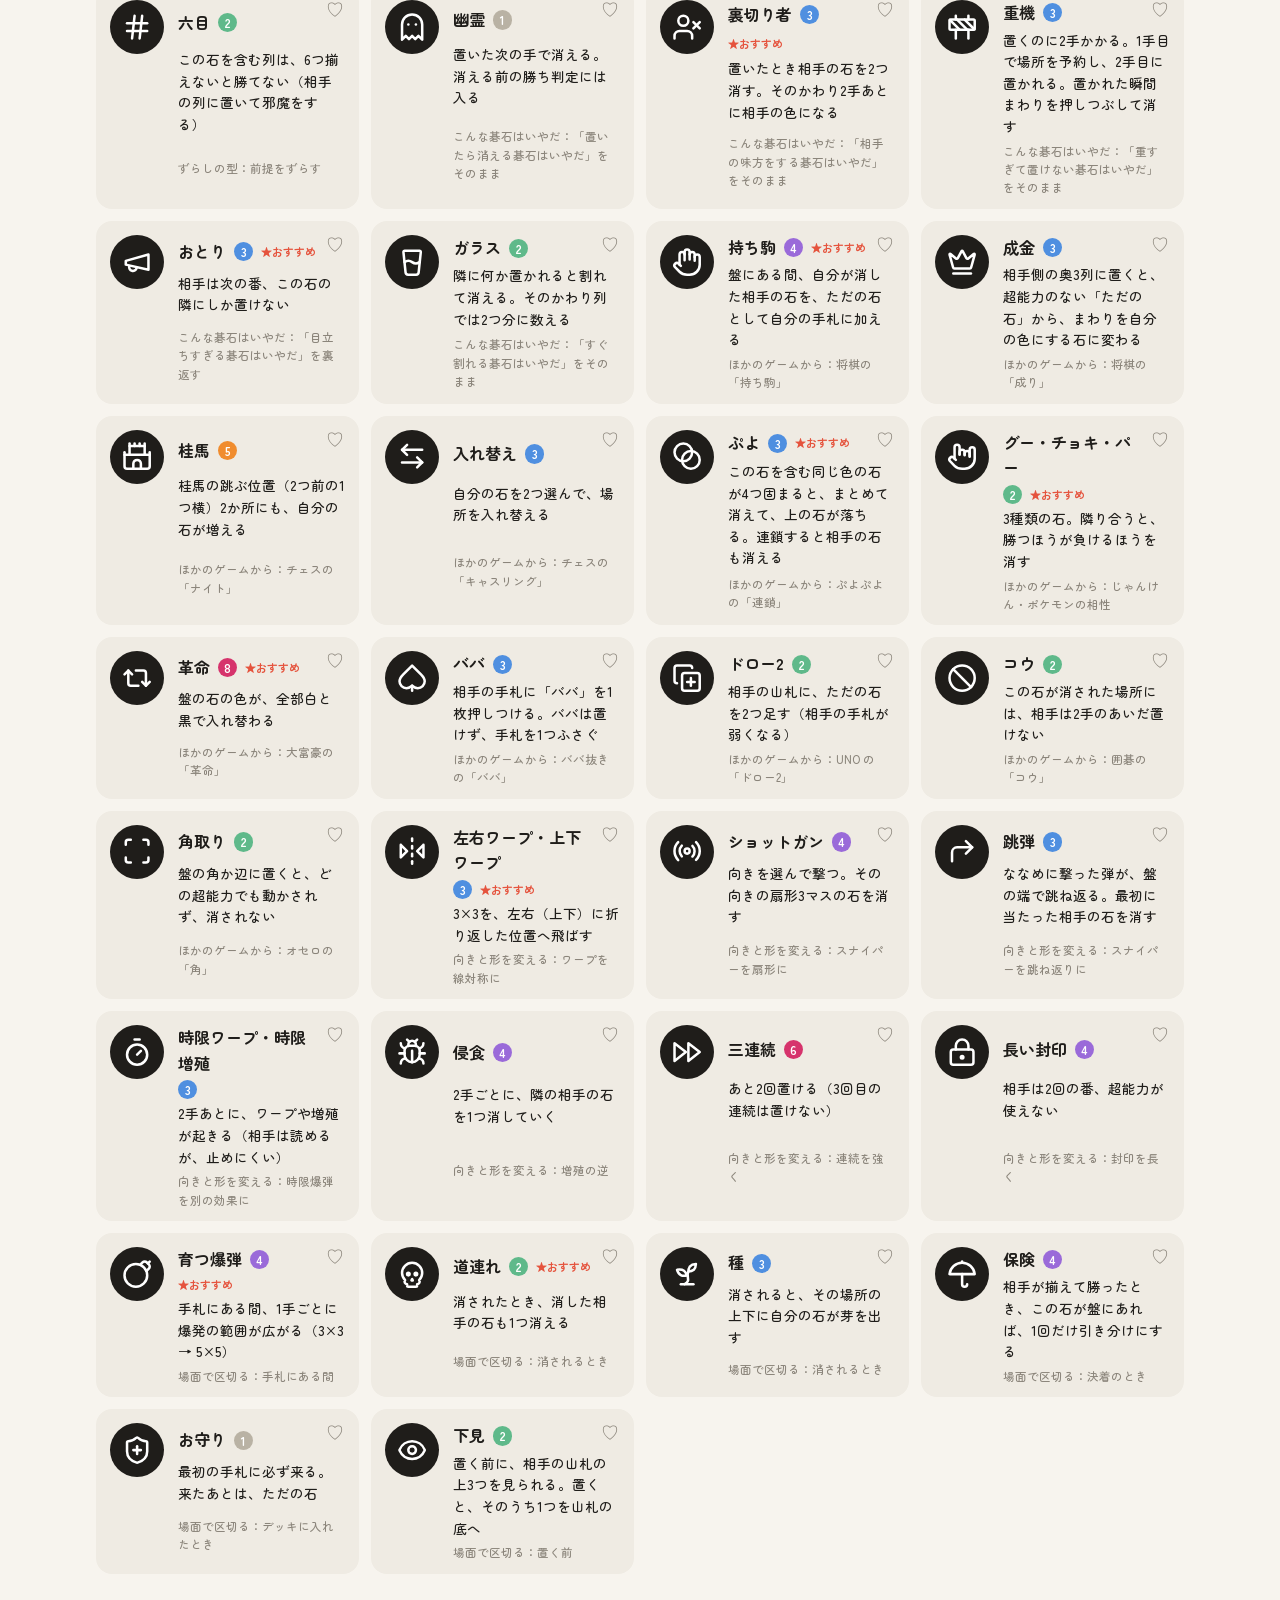
<file: tools/ideas.html>
<!doctype html>
<html lang="ja">
<head>
<meta charset="utf-8">
<meta name="viewport" content="width=device-width, initial-scale=1">
<title>碁石の案</title>
<link rel="preconnect" href="https://fonts.googleapis.com">
<link href="https://fonts.googleapis.com/css2?family=Dela+Gothic+One&family=Zen+Maru+Gothic:wght@500;700&display=swap" rel="stylesheet">
<style>
  :root { --bg: #f7f4ee; --text: #1f1d1a; --muted: #8b857b; --line: #e2ddd3; --accent: #e5533d; --card: #efebe3; }
  @media (prefers-color-scheme: dark) { :root:not([data-theme="light"]) { --bg: #1b1a18; --text: #efe9df; --muted: #9a9286; --line: #36332e; --card: #252320; } }
  :root[data-theme="dark"] { --bg: #1b1a18; --text: #efe9df; --muted: #9a9286; --line: #36332e; --card: #252320; }
  * { box-sizing: border-box; }
  body { margin: 0; background: var(--bg); color: var(--text); font-family: "Zen Maru Gothic", system-ui, sans-serif; font-weight: 500; line-height: 1.6; }
  main { max-width: 1120px; margin: 0 auto; padding: 28px 16px 120px; }
  h1 { font-family: "Dela Gothic One", sans-serif; font-weight: 400; font-size: clamp(26px, 6vw, 40px); margin: 0 0 6px; }
  .lead { margin: 0 0 18px; color: var(--muted); font-size: 14px; max-width: 46em; }
  .methods { display: flex; flex-wrap: wrap; gap: 8px; margin-bottom: 8px; }
  .chip { border: none; border-radius: 99px; padding: 6px 14px; background: var(--card); color: var(--text); font: inherit; font-size: 13px; font-weight: 700; cursor: pointer; transition: background .15s, transform .15s; }
  .chip:hover { transform: translateY(-2px); }
  .chip.is-on { background: var(--text); color: var(--bg); }
  .chip small { font-weight: 500; opacity: .7; margin-left: 4px; }
  .method-note { min-height: 1.6em; margin: 0 0 18px; color: var(--muted); font-size: 13px; }
  .grid { display: grid; grid-template-columns: repeat(auto-fill, minmax(250px, 1fr)); gap: 12px; }
  .card { position: relative; display: grid; grid-template-columns: auto 1fr; gap: 4px 14px; padding: 14px 14px 12px; border-radius: 16px; background: var(--card); box-shadow: inset 0 0 0 1.5px transparent; transition: transform .2s cubic-bezier(.3,1.6,.5,1), box-shadow .15s; }
  .card:hover { transform: translateY(-3px); }
  .card.is-want { box-shadow: inset 0 0 0 2.5px var(--accent); }
  .stone { grid-row: 1 / 4; width: 54px; height: 54px; border-radius: 50%; background: #1f1d1a; display: grid; place-items: center; align-self: start; }
  .stone svg { width: 56%; height: 56%; }
  .name { display: flex; align-items: center; flex-wrap: wrap; gap: 4px 8px; font-weight: 700; font-size: 16px; padding-right: 28px; }
  .coin { display: inline-grid; place-items: center; min-width: 1.6em; height: 1.6em; padding: 0 .3em; border-radius: 99px; background: var(--muted); color: #fff; font-size: 12px; }
  .coin.c1 { background: #b9b2a4; } .coin.c2 { background: #5fb98a; } .coin.c3 { background: #4f8fe0; } .coin.c4 { background: #9a6ad9; } .coin.c5 { background: #f08c2e; } .coin.c6, .coin.c8 { background: #d6336c; }
  .desc { font-size: 13.5px; }
  .from { font-size: 11.5px; color: var(--muted); }
  .star { font-size: 11px; font-weight: 700; color: var(--accent); white-space: nowrap; }
  .want { position: absolute; top: 8px; right: 8px; width: 32px; height: 32px; border: none; border-radius: 50%; background: transparent; color: var(--muted); font-size: 18px; cursor: pointer; transition: transform .15s, color .15s; }
  .want:hover { transform: scale(1.15); color: var(--accent); }
  .card.is-want .want { color: var(--accent); }
  .foot { position: fixed; left: 0; right: 0; bottom: 0; background: var(--bg); border-top: 1.5px solid var(--line); padding: 10px 16px; }
  .foot-in { max-width: 1120px; margin: 0 auto; display: flex; gap: 12px; align-items: center; }
  #picked { flex: 1; margin: 0; font-size: 13px; color: var(--muted); white-space: nowrap; overflow: hidden; text-overflow: ellipsis; }
  #copy { flex: none; border: none; border-radius: 99px; padding: 10px 18px; background: var(--accent); color: #fff; font: inherit; font-weight: 700; cursor: pointer; }
</style>
</head>
<body>
<main>
  <h1>碁石の案</h1>
  <p class="lead">入れるかもしれない碁石の案です。6つの発想法で出しました。作れるかどうかは気にせず出しているので、強すぎるものや、ばかばかしいものも入っています。入れたいものに ♡ を付けて、下の「入れたいものをコピー」で送ってください。数字はポイントの目安です。</p>
  <div class="methods" id="methods"></div>
  <p class="method-note" id="method-note"></p>
  <div class="grid" id="grid"></div>
</main>
<div class="foot"><div class="foot-in"><p id="picked">まだ選んでいません</p><button id="copy" type="button">入れたいものをコピー</button></div></div>
<script>
const IDEAS = [{"m": "icon", "from": "ruler（定規）", "name": "定規", "icon": "ruler", "desc": "置いた列で、いちばん長い自分の並びの端に、石が1つ増える", "cost": 4}, {"m": "icon", "from": "toy-brick（ブロック）", "name": "レンガ", "icon": "toy-brick", "desc": "右隣にも自分の石が増える。2つはくっついていて、一緒にしか動かない", "cost": 3}, {"m": "icon", "from": "heart（ハート）", "name": "なかよし", "icon": "heart", "desc": "隣の相手の石を1つ選ぶ。2手あとに、その石が自分の色になる", "cost": 4}, {"m": "icon", "from": "gavel（木づち）", "name": "判決", "icon": "gavel", "desc": "盤でいちばん長い並びを持っている人の、その並びの端を1つ消す（自分でも）", "cost": 3}, {"m": "icon", "from": "flame（炎）", "name": "炎上", "icon": "flame", "desc": "まわりに火がつく。1手ごとに火が1マス広がって、触れた石を消す。3手で消える", "cost": 4, "star": 1}, {"m": "icon", "from": "skip-forward（早送り）", "name": "早送り", "icon": "skip-forward", "desc": "盤の時限爆弾と増殖を、2手ぶん進める", "cost": 2}, {"m": "icon", "from": "rotate-cw（回す）", "name": "天変地異", "icon": "rotate-cw", "desc": "盤ぜんぶを90度回す。重力の石は、新しい下へ落ちる", "cost": 5, "star": 1}, {"m": "icon", "from": "refresh-cw（入れ替え）", "name": "交換", "icon": "refresh-cw", "desc": "自分と相手の手札をそっくり入れ替える", "cost": 3}, {"m": "icon", "from": "pen（ペン）", "name": "書き換え", "icon": "pen", "desc": "隣の碁石を1つ選び、その超能力を自分の手札の超能力と取りかえる", "cost": 3}, {"m": "icon", "from": "slice（切る）", "name": "切断", "icon": "slice", "desc": "置いた行を、左右で1マスずつずらす（右半分が右へ、左半分が左へ）", "cost": 3}, {"m": "icon", "from": "utility-pole（電柱）", "name": "電柱", "icon": "utility-pole", "desc": "上下に1マスずつ、誰のものでもない柱を立てる（縦の石垣）", "cost": 2}, {"m": "icon", "from": "ellipsis（…）", "name": "三点", "icon": "ellipsis", "desc": "左右の空きマスにも自分の石が増え、横に3つ並ぶ", "cost": 6}, {"m": "icon", "from": "file-question（はてな）", "name": "はてな", "icon": "file-question", "desc": "置くまで何の超能力か分からない。置いた瞬間にくじで決まる", "cost": 2, "star": 1}, {"m": "icon", "from": "audio-lines（音波）", "name": "音波", "icon": "audio-lines", "desc": "縦横ななめ3マス先までの石を、1マスずつ外へ押す（押し出しの遠く版）", "cost": 4}, {"m": "icon", "from": "table-columns-split（分ける）", "name": "分断", "icon": "table-columns-split", "desc": "置いた列（縦）に、上下2マスずつ誰のものでもない石を立てる", "cost": 3}, {"m": "icon", "from": "message-square-diff（言い換え）", "name": "あべこべ", "icon": "message-square-diff", "desc": "まわり8マスの石の色を、白と黒で入れ替える", "cost": 5, "star": 1}, {"m": "icon", "from": "notebook-text（記録）", "name": "日記", "icon": "notebook-text", "desc": "消されても、1回だけ同じ場所に戻ってくる", "cost": 3}, {"m": "icon", "from": "armchair（いす）", "name": "居座り", "icon": "armchair", "desc": "3手のあいだ、まわり8マスに相手は置けない", "cost": 3}, {"m": "icon", "from": "smartphone-charging（充電）", "name": "充電", "icon": "smartphone-charging", "desc": "盤にある間、次に置く自分の超能力が2回効く", "cost": 4}, {"m": "icon", "from": "ampersands（&）", "name": "つなぎ", "icon": "ampersands", "desc": "この石は、間に1マス空きがあっても、列ではつながっているものとして数える", "cost": 4}, {"m": "zurashi", "from": "五感を過剰にする", "name": "警報", "icon": "siren", "desc": "相手がリーチを作ると鳴り、その列の空いた端に自分の石が自動で置かれる", "cost": 5, "star": 1}, {"m": "zurashi", "from": "質を落とす", "name": "にじみ", "icon": "droplets", "desc": "1手ごとに、隣の空きマスのどれか1つに自分の石がにじむ。向きはくじ", "cost": 4}, {"m": "zurashi", "from": "質を落とす", "name": "手ぶれ", "icon": "move", "desc": "置いた場所から、くじで1マスずれる。そのかわり1ポイント", "cost": 1}, {"m": "zurashi", "from": "演出を過剰にする", "name": "花火", "icon": "sparkles", "desc": "上下左右の2マス先に、自分の石が1つずつ打ち上がる", "cost": 5}, {"m": "zurashi", "from": "次元・空間を変える", "name": "2階", "icon": "layers", "desc": "石の上に重ねて置ける。下の石は眠る（列に入らない）。上が消えると下が起きる", "cost": 4, "star": 1}, {"m": "zurashi", "from": "量を無限にする", "name": "一か八か", "icon": "infinity", "desc": "揃うまで何度でも続けて置ける。揃わずにやめたら、続けて置いた石が全部消える", "cost": 5, "star": 1}, {"m": "zurashi", "from": "入力手段をすり替える", "name": "くじ引き", "icon": "dices", "desc": "置く場所をくじで決める。そのかわり2つ置ける", "cost": 3}, {"m": "zurashi", "from": "時間で追い詰める", "name": "砂時計", "icon": "hourglass", "desc": "相手は次の番、5秒以内に置かないと番が飛ぶ", "cost": 3, "star": 1}, {"m": "zurashi", "from": "前提をずらす", "name": "六目", "icon": "hash", "desc": "この石を含む列は、6つ揃えないと勝てない（相手の列に置いて邪魔をする）", "cost": 2}, {"m": "gyaku", "from": "「置いたら消える碁石はいやだ」をそのまま", "name": "幽霊", "icon": "ghost", "desc": "置いた次の手で消える。消える前の勝ち判定には入る", "cost": 1}, {"m": "gyaku", "from": "「相手の味方をする碁石はいやだ」をそのまま", "name": "裏切り者", "icon": "user-x", "desc": "置いたとき相手の石を2つ消す。そのかわり2手あとに相手の色になる", "cost": 3, "star": 1}, {"m": "gyaku", "from": "「重すぎて置けない碁石はいやだ」をそのまま", "name": "重機", "icon": "construction", "desc": "置くのに2手かかる。1手目で場所を予約し、2手目に置かれる。置かれた瞬間まわりを押しつぶして消す", "cost": 3}, {"m": "gyaku", "from": "「目立ちすぎる碁石はいやだ」を裏返す", "name": "おとり", "icon": "megaphone", "desc": "相手は次の番、この石の隣にしか置けない", "cost": 3, "star": 1}, {"m": "gyaku", "from": "「すぐ割れる碁石はいやだ」をそのまま", "name": "ガラス", "icon": "glass-water", "desc": "隣に何か置かれると割れて消える。そのかわり列では2つ分に数える", "cost": 2}, {"m": "borrow", "from": "将棋の「持ち駒」", "name": "持ち駒", "icon": "hand", "desc": "盤にある間、自分が消した相手の石を、ただの石として自分の手札に加える", "cost": 4, "star": 1}, {"m": "borrow", "from": "将棋の「成り」", "name": "成金", "icon": "crown", "desc": "相手側の奥3列に置くと、超能力のない「ただの石」から、まわりを自分の色にする石に変わる", "cost": 3}, {"m": "borrow", "from": "チェスの「ナイト」", "name": "桂馬", "icon": "castle", "desc": "桂馬の跳ぶ位置（2つ前の1つ横）2か所にも、自分の石が増える", "cost": 5}, {"m": "borrow", "from": "チェスの「キャスリング」", "name": "入れ替え", "icon": "arrow-left-right", "desc": "自分の石を2つ選んで、場所を入れ替える", "cost": 3}, {"m": "borrow", "from": "ぷよぷよの「連鎖」", "name": "ぷよ", "icon": "blend", "desc": "この石を含む同じ色の石が4つ固まると、まとめて消えて、上の石が落ちる。連鎖すると相手の石も消える", "cost": 3, "star": 1}, {"m": "borrow", "from": "じゃんけん・ポケモンの相性", "name": "グー・チョキ・パー", "icon": "hand-metal", "desc": "3種類の石。隣り合うと、勝つほうが負けるほうを消す", "cost": 2, "star": 1}, {"m": "borrow", "from": "大富豪の「革命」", "name": "革命", "icon": "repeat-2", "desc": "盤の石の色が、全部白と黒で入れ替わる", "cost": 8, "star": 1}, {"m": "borrow", "from": "ババ抜きの「ババ」", "name": "ババ", "icon": "spade", "desc": "相手の手札に「ババ」を1枚押しつける。ババは置けず、手札を1つふさぐ", "cost": 3}, {"m": "borrow", "from": "UNO の「ドロー2」", "name": "ドロー2", "icon": "copy-plus", "desc": "相手の山札に、ただの石を2つ足す（相手の手札が弱くなる）", "cost": 2}, {"m": "borrow", "from": "囲碁の「コウ」", "name": "コウ", "icon": "ban", "desc": "この石が消された場所には、相手は2手のあいだ置けない", "cost": 2}, {"m": "borrow", "from": "オセロの「角」", "name": "角取り", "icon": "scan", "desc": "盤の角か辺に置くと、どの超能力でも動かされず、消されない", "cost": 2}, {"m": "henkei", "from": "ワープを線対称に", "name": "左右ワープ・上下ワープ", "icon": "flip-horizontal-2", "desc": "3×3を、左右（上下）に折り返した位置へ飛ばす", "cost": 3, "star": 1}, {"m": "henkei", "from": "スナイパーを扇形に", "name": "ショットガン", "icon": "radio", "desc": "向きを選んで撃つ。その向きの扇形3マスの石を消す", "cost": 4}, {"m": "henkei", "from": "スナイパーを跳ね返りに", "name": "跳弾", "icon": "corner-up-right", "desc": "ななめに撃った弾が、盤の端で跳ね返る。最初に当たった相手の石を消す", "cost": 3}, {"m": "henkei", "from": "時限爆弾を別の効果に", "name": "時限ワープ・時限増殖", "icon": "timer", "desc": "2手あとに、ワープや増殖が起きる（相手は読めるが、止めにくい）", "cost": 3}, {"m": "henkei", "from": "増殖の逆", "name": "侵食", "icon": "bug", "desc": "2手ごとに、隣の相手の石を1つ消していく", "cost": 4}, {"m": "henkei", "from": "連続を強く", "name": "三連続", "icon": "fast-forward", "desc": "あと2回置ける（3回目の連続は置けない）", "cost": 6}, {"m": "henkei", "from": "封印を長く", "name": "長い封印", "icon": "lock-keyhole", "desc": "相手は2回の番、超能力が使えない", "cost": 4}, {"m": "bamen", "from": "手札にある間", "name": "育つ爆弾", "icon": "bomb", "desc": "手札にある間、1手ごとに爆発の範囲が広がる（3×3 → 5×5）", "cost": 4, "star": 1}, {"m": "bamen", "from": "消されるとき", "name": "道連れ", "icon": "skull", "desc": "消されたとき、消した相手の石も1つ消える", "cost": 2, "star": 1}, {"m": "bamen", "from": "消されるとき", "name": "種", "icon": "sprout", "desc": "消されると、その場所の上下に自分の石が芽を出す", "cost": 3}, {"m": "bamen", "from": "決着のとき", "name": "保険", "icon": "umbrella", "desc": "相手が揃えて勝ったとき、この石が盤にあれば、1回だけ引き分けにする", "cost": 4}, {"m": "bamen", "from": "デッキに入れたとき", "name": "お守り", "icon": "shield-plus", "desc": "最初の手札に必ず来る。来たあとは、ただの石", "cost": 1}, {"m": "bamen", "from": "置く前", "name": "下見", "icon": "eye", "desc": "置く前に、相手の山札の上3つを見られる。置くと、そのうち1つを山札の底へ", "cost": 2}];
const SVGS = {"ruler": "<path d=\"M21.3 15.3a2.4 2.4 0 0 1 0 3.4l-2.6 2.6a2.4 2.4 0 0 1-3.4 0L2.7 8.7a2.41 2.41 0 0 1 0-3.4l2.6-2.6a2.41 2.41 0 0 1 3.4 0Z\" /> <path d=\"m14.5 12.5 2-2\" /> <path d=\"m11.5 9.5 2-2\" /> <path d=\"m8.5 6.5 2-2\" /> <path d=\"m17.5 15.5 2-2\" />", "toy-brick": "<rect width=\"18\" height=\"12\" x=\"3\" y=\"8\" rx=\"1\" /> <path d=\"M10 8V5c0-.6-.4-1-1-1H6a1 1 0 0 0-1 1v3\" /> <path d=\"M19 8V5c0-.6-.4-1-1-1h-3a1 1 0 0 0-1 1v3\" />", "heart": "<path d=\"M19 14c1.49-1.46 3-3.21 3-5.5A5.5 5.5 0 0 0 16.5 3c-1.76 0-3 .5-4.5 2-1.5-1.5-2.74-2-4.5-2A5.5 5.5 0 0 0 2 8.5c0 2.3 1.5 4.05 3 5.5l7 7Z\" />", "gavel": "<path d=\"m14.5 12.5-8 8a2.119 2.119 0 1 1-3-3l8-8\" /> <path d=\"m16 16 6-6\" /> <path d=\"m8 8 6-6\" /> <path d=\"m9 7 8 8\" /> <path d=\"m21 11-8-8\" />", "flame": "<path d=\"M8.5 14.5A2.5 2.5 0 0 0 11 12c0-1.38-.5-2-1-3-1.072-2.143-.224-4.054 2-6 .5 2.5 2 4.9 4 6.5 2 1.6 3 3.5 3 5.5a7 7 0 1 1-14 0c0-1.153.433-2.294 1-3a2.5 2.5 0 0 0 2.5 2.5z\" />", "skip-forward": "<polygon points=\"5 4 15 12 5 20 5 4\" /> <line x1=\"19\" x2=\"19\" y1=\"5\" y2=\"19\" />", "rotate-cw": "<path d=\"M21 12a9 9 0 1 1-9-9c2.52 0 4.93 1 6.74 2.74L21 8\" /> <path d=\"M21 3v5h-5\" />", "refresh-cw": "<path d=\"M3 12a9 9 0 0 1 9-9 9.75 9.75 0 0 1 6.74 2.74L21 8\" /> <path d=\"M21 3v5h-5\" /> <path d=\"M21 12a9 9 0 0 1-9 9 9.75 9.75 0 0 1-6.74-2.74L3 16\" /> <path d=\"M8 16H3v5\" />", "pen": "<path d=\"M21.174 6.812a1 1 0 0 0-3.986-3.987L3.842 16.174a2 2 0 0 0-.5.83l-1.321 4.352a.5.5 0 0 0 .623.622l4.353-1.32a2 2 0 0 0 .83-.497z\" />", "slice": "<path d=\"M11 16.586V19a1 1 0 0 1-1 1H2L18.37 3.63a1 1 0 1 1 3 3l-9.663 9.663a1 1 0 0 1-1.414 0L8 14\" />", "utility-pole": "<path d=\"M12 2v20\" /> <path d=\"M2 5h20\" /> <path d=\"M3 3v2\" /> <path d=\"M7 3v2\" /> <path d=\"M17 3v2\" /> <path d=\"M21 3v2\" /> <path d=\"m19 5-7 7-7-7\" />", "ellipsis": "<circle cx=\"12\" cy=\"12\" r=\"1\" /> <circle cx=\"19\" cy=\"12\" r=\"1\" /> <circle cx=\"5\" cy=\"12\" r=\"1\" />", "file-question": "<path d=\"M12 17h.01\" /> <path d=\"M15 2H6a2 2 0 0 0-2 2v16a2 2 0 0 0 2 2h12a2 2 0 0 0 2-2V7z\" /> <path d=\"M9.1 9a3 3 0 0 1 5.82 1c0 2-3 3-3 3\" />", "audio-lines": "<path d=\"M2 10v3\" /> <path d=\"M6 6v11\" /> <path d=\"M10 3v18\" /> <path d=\"M14 8v7\" /> <path d=\"M18 5v13\" /> <path d=\"M22 10v3\" />", "table-columns-split": "<path d=\"M14 14v2\" /> <path d=\"M14 20v2\" /> <path d=\"M14 2v2\" /> <path d=\"M14 8v2\" /> <path d=\"M2 15h8\" /> <path d=\"M2 3h6a2 2 0 0 1 2 2v14a2 2 0 0 1-2 2H2\" /> <path d=\"M2 9h8\" /> <path d=\"M22 15h-4\" /> <path d=\"M22 3h-2a2 2 0 0 0-2 2v14a2 2 0 0 0 2 2h2\" /> <path d=\"M22 9h-4\" /> <path d=\"M5 3v18\" />", "message-square-diff": "<path d=\"m5 19-2 2V5a2 2 0 0 1 2-2h14a2 2 0 0 1 2 2v10a2 2 0 0 1-2 2\" /> <path d=\"M9 10h6\" /> <path d=\"M12 7v6\" /> <path d=\"M9 17h6\" />", "notebook-text": "<path d=\"M2 6h4\" /> <path d=\"M2 10h4\" /> <path d=\"M2 14h4\" /> <path d=\"M2 18h4\" /> <rect width=\"16\" height=\"20\" x=\"4\" y=\"2\" rx=\"2\" /> <path d=\"M9.5 8h5\" /> <path d=\"M9.5 12H16\" /> <path d=\"M9.5 16H14\" />", "armchair": "<path d=\"M19 9V6a2 2 0 0 0-2-2H7a2 2 0 0 0-2 2v3\" /> <path d=\"M3 16a2 2 0 0 0 2 2h14a2 2 0 0 0 2-2v-5a2 2 0 0 0-4 0v1.5a.5.5 0 0 1-.5.5h-9a.5.5 0 0 1-.5-.5V11a2 2 0 0 0-4 0z\" /> <path d=\"M5 18v2\" /> <path d=\"M19 18v2\" />", "smartphone-charging": "<rect width=\"14\" height=\"20\" x=\"5\" y=\"2\" rx=\"2\" ry=\"2\" /> <path d=\"M12.667 8 10 12h4l-2.667 4\" />", "ampersands": "<path d=\"M10 17c-5-3-7-7-7-9a2 2 0 0 1 4 0c0 2.5-5 2.5-5 6 0 1.7 1.3 3 3 3 2.8 0 5-2.2 5-5\" /> <path d=\"M22 17c-5-3-7-7-7-9a2 2 0 0 1 4 0c0 2.5-5 2.5-5 6 0 1.7 1.3 3 3 3 2.8 0 5-2.2 5-5\" />", "siren": "<path d=\"M7 18v-6a5 5 0 1 1 10 0v6\" /> <path d=\"M5 21a1 1 0 0 0 1 1h12a1 1 0 0 0 1-1v-1a2 2 0 0 0-2-2H7a2 2 0 0 0-2 2z\" /> <path d=\"M21 12h1\" /> <path d=\"M18.5 4.5 18 5\" /> <path d=\"M2 12h1\" /> <path d=\"M12 2v1\" /> <path d=\"m4.929 4.929.707.707\" /> <path d=\"M12 12v6\" />", "droplets": "<path d=\"M7 16.3c2.2 0 4-1.83 4-4.05 0-1.16-.57-2.26-1.71-3.19S7.29 6.75 7 5.3c-.29 1.45-1.14 2.84-2.29 3.76S3 11.1 3 12.25c0 2.22 1.8 4.05 4 4.05z\" /> <path d=\"M12.56 6.6A10.97 10.97 0 0 0 14 3.02c.5 2.5 2 4.9 4 6.5s3 3.5 3 5.5a6.98 6.98 0 0 1-11.91 4.97\" />", "move": "<path d=\"M12 2v20\" /> <path d=\"m15 19-3 3-3-3\" /> <path d=\"m19 9 3 3-3 3\" /> <path d=\"M2 12h20\" /> <path d=\"m5 9-3 3 3 3\" /> <path d=\"m9 5 3-3 3 3\" />", "sparkles": "<path d=\"M9.937 15.5A2 2 0 0 0 8.5 14.063l-6.135-1.582a.5.5 0 0 1 0-.962L8.5 9.936A2 2 0 0 0 9.937 8.5l1.582-6.135a.5.5 0 0 1 .963 0L14.063 8.5A2 2 0 0 0 15.5 9.937l6.135 1.581a.5.5 0 0 1 0 .964L15.5 14.063a2 2 0 0 0-1.437 1.437l-1.582 6.135a.5.5 0 0 1-.963 0z\" /> <path d=\"M20 3v4\" /> <path d=\"M22 5h-4\" /> <path d=\"M4 17v2\" /> <path d=\"M5 18H3\" />", "layers": "<path d=\"m12.83 2.18a2 2 0 0 0-1.66 0L2.6 6.08a1 1 0 0 0 0 1.83l8.58 3.91a2 2 0 0 0 1.66 0l8.58-3.9a1 1 0 0 0 0-1.83Z\" /> <path d=\"m22 17.65-9.17 4.16a2 2 0 0 1-1.66 0L2 17.65\" /> <path d=\"m22 12.65-9.17 4.16a2 2 0 0 1-1.66 0L2 12.65\" />", "infinity": "<path d=\"M12 12c-2-2.67-4-4-6-4a4 4 0 1 0 0 8c2 0 4-1.33 6-4Zm0 0c2 2.67 4 4 6 4a4 4 0 0 0 0-8c-2 0-4 1.33-6 4Z\" />", "dices": "<rect width=\"12\" height=\"12\" x=\"2\" y=\"10\" rx=\"2\" ry=\"2\" /> <path d=\"m17.92 14 3.5-3.5a2.24 2.24 0 0 0 0-3l-5-4.92a2.24 2.24 0 0 0-3 0L10 6\" /> <path d=\"M6 18h.01\" /> <path d=\"M10 14h.01\" /> <path d=\"M15 6h.01\" /> <path d=\"M18 9h.01\" />", "hourglass": "<path d=\"M5 22h14\" /> <path d=\"M5 2h14\" /> <path d=\"M17 22v-4.172a2 2 0 0 0-.586-1.414L12 12l-4.414 4.414A2 2 0 0 0 7 17.828V22\" /> <path d=\"M7 2v4.172a2 2 0 0 0 .586 1.414L12 12l4.414-4.414A2 2 0 0 0 17 6.172V2\" />", "hash": "<line x1=\"4\" x2=\"20\" y1=\"9\" y2=\"9\" /> <line x1=\"4\" x2=\"20\" y1=\"15\" y2=\"15\" /> <line x1=\"10\" x2=\"8\" y1=\"3\" y2=\"21\" /> <line x1=\"16\" x2=\"14\" y1=\"3\" y2=\"21\" />", "ghost": "<path d=\"M9 10h.01\" /> <path d=\"M15 10h.01\" /> <path d=\"M12 2a8 8 0 0 0-8 8v12l3-3 2.5 2.5L12 19l2.5 2.5L17 19l3 3V10a8 8 0 0 0-8-8z\" />", "user-x": "<path d=\"M16 21v-2a4 4 0 0 0-4-4H6a4 4 0 0 0-4 4v2\" /> <circle cx=\"9\" cy=\"7\" r=\"4\" /> <line x1=\"17\" x2=\"22\" y1=\"8\" y2=\"13\" /> <line x1=\"22\" x2=\"17\" y1=\"8\" y2=\"13\" />", "construction": "<rect x=\"2\" y=\"6\" width=\"20\" height=\"8\" rx=\"1\" /> <path d=\"M17 14v7\" /> <path d=\"M7 14v7\" /> <path d=\"M17 3v3\" /> <path d=\"M7 3v3\" /> <path d=\"M10 14 2.3 6.3\" /> <path d=\"m14 6 7.7 7.7\" /> <path d=\"m8 6 8 8\" />", "megaphone": "<path d=\"m3 11 18-5v12L3 14v-3z\" /> <path d=\"M11.6 16.8a3 3 0 1 1-5.8-1.6\" />", "glass-water": "<path d=\"M5.116 4.104A1 1 0 0 1 6.11 3h11.78a1 1 0 0 1 .994 1.105L17.19 20.21A2 2 0 0 1 15.2 22H8.8a2 2 0 0 1-2-1.79z\" /> <path d=\"M6 12a5 5 0 0 1 6 0 5 5 0 0 0 6 0\" />", "hand": "<path d=\"M18 11V6a2 2 0 0 0-2-2a2 2 0 0 0-2 2\" /> <path d=\"M14 10V4a2 2 0 0 0-2-2a2 2 0 0 0-2 2v2\" /> <path d=\"M10 10.5V6a2 2 0 0 0-2-2a2 2 0 0 0-2 2v8\" /> <path d=\"M18 8a2 2 0 1 1 4 0v6a8 8 0 0 1-8 8h-2c-2.8 0-4.5-.86-5.99-2.34l-3.6-3.6a2 2 0 0 1 2.83-2.82L7 15\" />", "crown": "<path d=\"M11.562 3.266a.5.5 0 0 1 .876 0L15.39 8.87a1 1 0 0 0 1.516.294L21.183 5.5a.5.5 0 0 1 .798.519l-2.834 10.246a1 1 0 0 1-.956.734H5.81a1 1 0 0 1-.957-.734L2.02 6.02a.5.5 0 0 1 .798-.519l4.276 3.664a1 1 0 0 0 1.516-.294z\" /> <path d=\"M5 21h14\" />", "castle": "<path d=\"M22 20v-9H2v9a2 2 0 0 0 2 2h16a2 2 0 0 0 2-2Z\" /> <path d=\"M18 11V4H6v7\" /> <path d=\"M15 22v-4a3 3 0 0 0-3-3a3 3 0 0 0-3 3v4\" /> <path d=\"M22 11V9\" /> <path d=\"M2 11V9\" /> <path d=\"M6 4V2\" /> <path d=\"M18 4V2\" /> <path d=\"M10 4V2\" /> <path d=\"M14 4V2\" />", "arrow-left-right": "<path d=\"M8 3 4 7l4 4\" /> <path d=\"M4 7h16\" /> <path d=\"m16 21 4-4-4-4\" /> <path d=\"M20 17H4\" />", "blend": "<circle cx=\"9\" cy=\"9\" r=\"7\" /> <circle cx=\"15\" cy=\"15\" r=\"7\" />", "hand-metal": "<path d=\"M18 12.5V10a2 2 0 0 0-2-2a2 2 0 0 0-2 2v1.4\" /> <path d=\"M14 11V9a2 2 0 1 0-4 0v2\" /> <path d=\"M10 10.5V5a2 2 0 1 0-4 0v9\" /> <path d=\"m7 15-1.76-1.76a2 2 0 0 0-2.83 2.82l3.6 3.6C7.5 21.14 9.2 22 12 22h2a8 8 0 0 0 8-8V7a2 2 0 1 0-4 0v5\" />", "repeat-2": "<path d=\"m2 9 3-3 3 3\" /> <path d=\"M13 18H7a2 2 0 0 1-2-2V6\" /> <path d=\"m22 15-3 3-3-3\" /> <path d=\"M11 6h6a2 2 0 0 1 2 2v10\" />", "spade": "<path d=\"M5 9c-1.5 1.5-3 3.2-3 5.5A5.5 5.5 0 0 0 7.5 20c1.8 0 3-.5 4.5-2 1.5 1.5 2.7 2 4.5 2a5.5 5.5 0 0 0 5.5-5.5c0-2.3-1.5-4-3-5.5l-7-7-7 7Z\" /> <path d=\"M12 18v4\" />", "copy-plus": "<line x1=\"15\" x2=\"15\" y1=\"12\" y2=\"18\" /> <line x1=\"12\" x2=\"18\" y1=\"15\" y2=\"15\" /> <rect width=\"14\" height=\"14\" x=\"8\" y=\"8\" rx=\"2\" ry=\"2\" /> <path d=\"M4 16c-1.1 0-2-.9-2-2V4c0-1.1.9-2 2-2h10c1.1 0 2 .9 2 2\" />", "ban": "<circle cx=\"12\" cy=\"12\" r=\"10\" /> <path d=\"m4.9 4.9 14.2 14.2\" />", "scan": "<path d=\"M3 7V5a2 2 0 0 1 2-2h2\" /> <path d=\"M17 3h2a2 2 0 0 1 2 2v2\" /> <path d=\"M21 17v2a2 2 0 0 1-2 2h-2\" /> <path d=\"M7 21H5a2 2 0 0 1-2-2v-2\" />", "flip-horizontal-2": "<path d=\"m3 7 5 5-5 5V7\" /> <path d=\"m21 7-5 5 5 5V7\" /> <path d=\"M12 20v2\" /> <path d=\"M12 14v2\" /> <path d=\"M12 8v2\" /> <path d=\"M12 2v2\" />", "radio": "<path d=\"M4.9 19.1C1 15.2 1 8.8 4.9 4.9\" /> <path d=\"M7.8 16.2c-2.3-2.3-2.3-6.1 0-8.5\" /> <circle cx=\"12\" cy=\"12\" r=\"2\" /> <path d=\"M16.2 7.8c2.3 2.3 2.3 6.1 0 8.5\" /> <path d=\"M19.1 4.9C23 8.8 23 15.1 19.1 19\" />", "corner-up-right": "<polyline points=\"15 14 20 9 15 4\" /> <path d=\"M4 20v-7a4 4 0 0 1 4-4h12\" />", "timer": "<line x1=\"10\" x2=\"14\" y1=\"2\" y2=\"2\" /> <line x1=\"12\" x2=\"15\" y1=\"14\" y2=\"11\" /> <circle cx=\"12\" cy=\"14\" r=\"8\" />", "bug": "<path d=\"m8 2 1.88 1.88\" /> <path d=\"M14.12 3.88 16 2\" /> <path d=\"M9 7.13v-1a3.003 3.003 0 1 1 6 0v1\" /> <path d=\"M12 20c-3.3 0-6-2.7-6-6v-3a4 4 0 0 1 4-4h4a4 4 0 0 1 4 4v3c0 3.3-2.7 6-6 6\" /> <path d=\"M12 20v-9\" /> <path d=\"M6.53 9C4.6 8.8 3 7.1 3 5\" /> <path d=\"M6 13H2\" /> <path d=\"M3 21c0-2.1 1.7-3.9 3.8-4\" /> <path d=\"M20.97 5c0 2.1-1.6 3.8-3.5 4\" /> <path d=\"M22 13h-4\" /> <path d=\"M17.2 17c2.1.1 3.8 1.9 3.8 4\" />", "fast-forward": "<polygon points=\"13 19 22 12 13 5 13 19\" /> <polygon points=\"2 19 11 12 2 5 2 19\" />", "lock-keyhole": "<circle cx=\"12\" cy=\"16\" r=\"1\" /> <rect x=\"3\" y=\"10\" width=\"18\" height=\"12\" rx=\"2\" /> <path d=\"M7 10V7a5 5 0 0 1 10 0v3\" />", "bomb": "<circle cx=\"11\" cy=\"13\" r=\"9\" /> <path d=\"M14.35 4.65 16.3 2.7a2.41 2.41 0 0 1 3.4 0l1.6 1.6a2.4 2.4 0 0 1 0 3.4l-1.95 1.95\" /> <path d=\"m22 2-1.5 1.5\" />", "skull": "<path d=\"m12.5 17-.5-1-.5 1h1z\" /> <path d=\"M15 22a1 1 0 0 0 1-1v-1a2 2 0 0 0 1.56-3.25 8 8 0 1 0-11.12 0A2 2 0 0 0 8 20v1a1 1 0 0 0 1 1z\" /> <circle cx=\"15\" cy=\"12\" r=\"1\" /> <circle cx=\"9\" cy=\"12\" r=\"1\" />", "sprout": "<path d=\"M7 20h10\" /> <path d=\"M10 20c5.5-2.5.8-6.4 3-10\" /> <path d=\"M9.5 9.4c1.1.8 1.8 2.2 2.3 3.7-2 .4-3.5.4-4.8-.3-1.2-.6-2.3-1.9-3-4.2 2.8-.5 4.4 0 5.5.8z\" /> <path d=\"M14.1 6a7 7 0 0 0-1.1 4c1.9-.1 3.3-.6 4.3-1.4 1-1 1.6-2.3 1.7-4.6-2.7.1-4 1-4.9 2z\" />", "umbrella": "<path d=\"M22 12a10.06 10.06 1 0 0-20 0Z\" /> <path d=\"M12 12v8a2 2 0 0 0 4 0\" /> <path d=\"M12 2v1\" />", "shield-plus": "<path d=\"M20 13c0 5-3.5 7.5-7.66 8.95a1 1 0 0 1-.67-.01C7.5 20.5 4 18 4 13V6a1 1 0 0 1 1-1c2 0 4.5-1.2 6.24-2.72a1.17 1.17 0 0 1 1.52 0C14.51 3.81 17 5 19 5a1 1 0 0 1 1 1z\" /> <path d=\"M9 12h6\" /> <path d=\"M12 9v6\" />", "eye": "<path d=\"M2.062 12.348a1 1 0 0 1 0-.696 10.75 10.75 0 0 1 19.876 0 1 1 0 0 1 0 .696 10.75 10.75 0 0 1-19.876 0\" /> <circle cx=\"12\" cy=\"12\" r=\"3\" />"};
const METHODS = {
  all: ['すべて', ''],
  icon: ['アイコンから', 'アイコン集（Lucide、1539個）から無作為に30個を引き、1つのアイコンで表せる超能力を考えた'],
  zurashi: ['ずらしの型', '五感を過剰にする・質を落とす・演出を過剰にする・次元を変える・量を無限にする・入力をすり替える・時間で追い詰める・前提をずらす、を碁石に当てた'],
  gyaku: ['こんな碁石はいやだ', '逆設定法。「こんな碁石はいやだ」を出して、そのまま使うか、裏返した'],
  borrow: ['ほかのゲームから', '将棋・チェス・ぷよぷよ・じゃんけん・大富豪・UNO・囲碁・オセロの、よく知られた仕組みを1つ持ってきた'],
  henkei: ['向きと形を変える', 'いまある碁石（ワープ・スナイパー・時限爆弾・増殖・連続・封印）の向きを逆にしたり、範囲の形を変えたりした'],
  bamen: ['場面で区切る', 'デッキ → 手札 → 置く前 → 盤にある間 → 消されるとき → 決着、の場面ごとに考えた'],
};
let filter = 'all';
let want = new Set();
try { want = new Set(JSON.parse(localStorage.getItem('gomoku-ideas-want') || '[]')); } catch (e) { /* 保存できなくても選べる */ }
function render() {
  document.getElementById('methods').innerHTML = Object.entries(METHODS).map(([k, [label]]) => {
    const n = k === 'all' ? IDEAS.length : IDEAS.filter((i) => i.m === k).length;
    return `<button type="button" class="chip ${filter === k ? 'is-on' : ''}" data-k="${k}">${label}<small>${n}</small></button>`;
  }).join('');
  document.getElementById('method-note').textContent = METHODS[filter][1];
  document.getElementById('grid').innerHTML = IDEAS.filter((i) => filter === 'all' || i.m === filter).map((i) => `
    <div class="card ${want.has(i.name) ? 'is-want' : ''}">
      <span class="stone"><svg viewBox="0 0 24 24" fill="none" stroke="#fff" stroke-width="2" stroke-linecap="round" stroke-linejoin="round" aria-hidden="true">${SVGS[i.icon] || ''}</svg></span>
      <span class="name">${i.name}<span class="coin c${i.cost}">${i.cost}</span>${i.star ? '<span class="star">★おすすめ</span>' : ''}</span>
      <span class="desc">${i.desc}</span>
      <span class="from">${METHODS[i.m][0]}：${i.from}</span>
      <button type="button" class="want" data-name="${i.name}" aria-label="${i.name}を入れたい" aria-pressed="${want.has(i.name)}">${want.has(i.name) ? '♥' : '♡'}</button>
    </div>`).join('');
  const list = [...want];
  document.getElementById('picked').textContent = list.length ? `入れたいもの ${list.length}個：${list.join('、')}` : 'まだ選んでいません';
}
document.addEventListener('click', (e) => {
  const chip = e.target.closest('.chip');
  if (chip) { filter = chip.dataset.k; render(); return; }
  const w = e.target.closest('.want');
  if (w) {
    const n = w.dataset.name;
    want.has(n) ? want.delete(n) : want.add(n);
    try { localStorage.setItem('gomoku-ideas-want', JSON.stringify([...want])); } catch (err) { /* 保存できなくても選べる */ }
    render();
  }
});
document.getElementById('copy').addEventListener('click', async () => {
  const text = '入れたい碁石：' + [...want].join('、');
  try { await navigator.clipboard.writeText(text); document.getElementById('copy').textContent = 'コピーしました'; } catch (e) { /* 表示から選んでもらう */ }
  setTimeout(() => (document.getElementById('copy').textContent = '入れたいものをコピー'), 1500);
});
render();
</script>
</body>
</html>
</file>
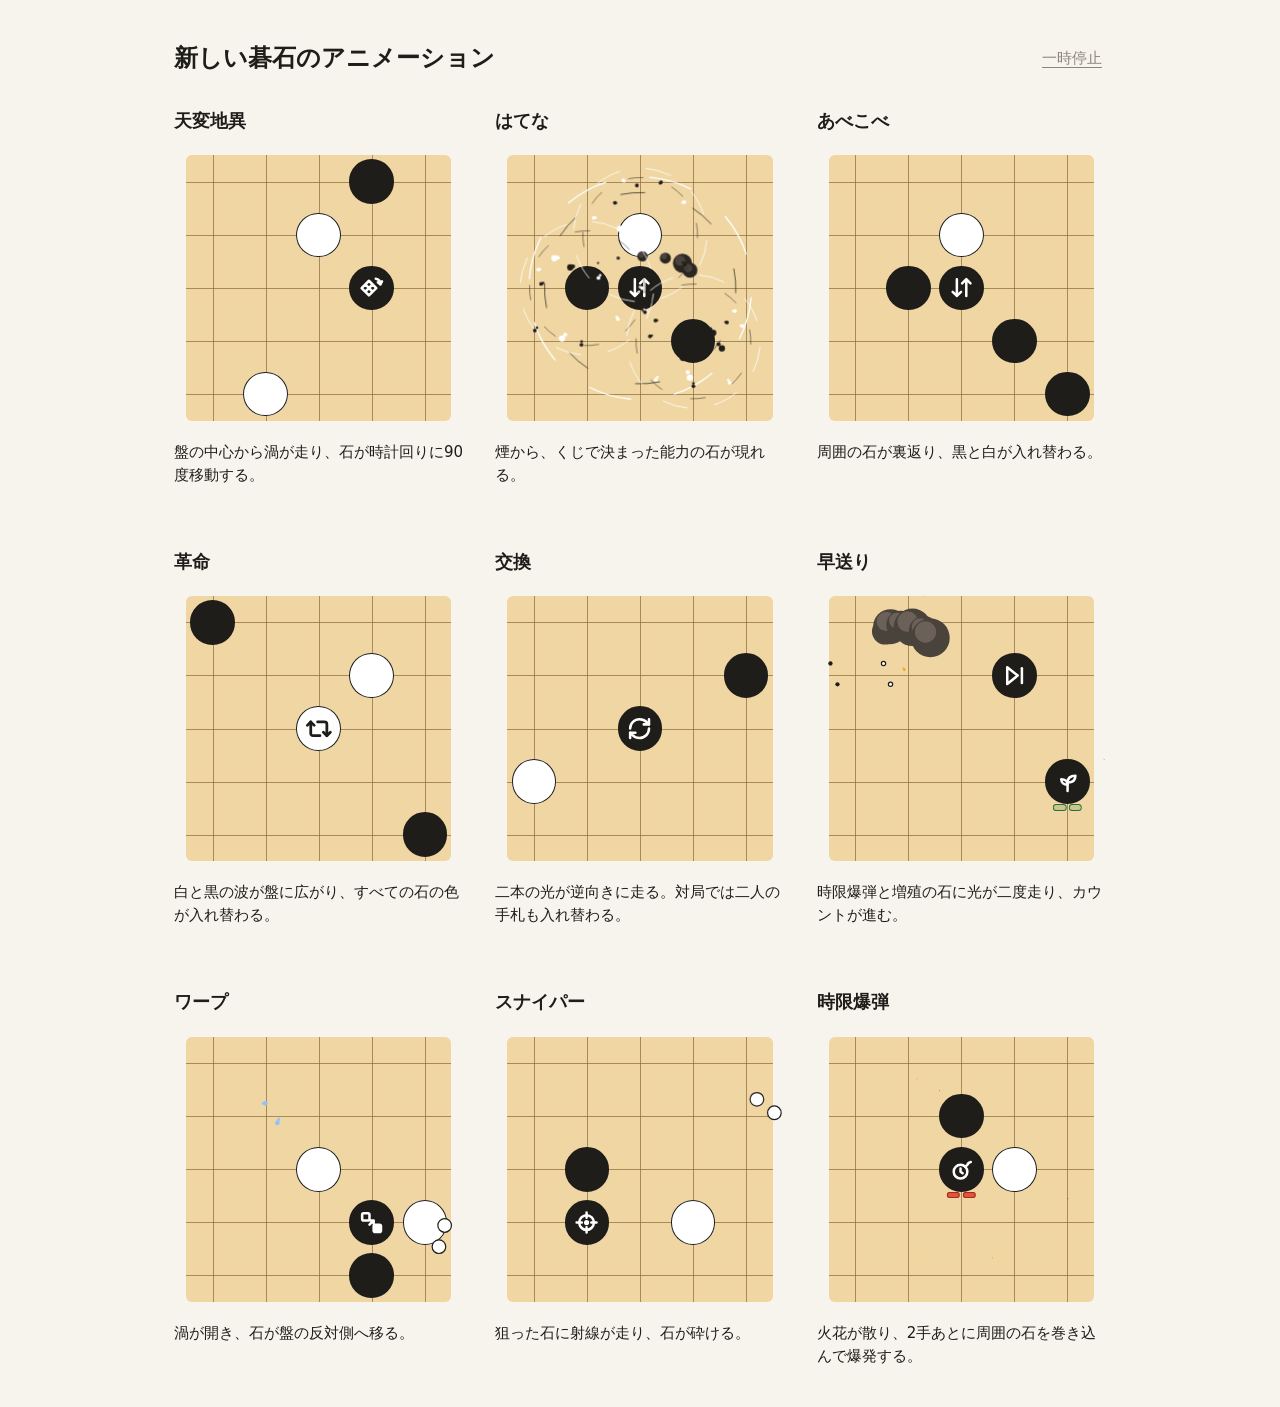
<file: tools/piece-preview.html>
<!doctype html>
<html lang="ja">
<head>
    <meta charset="utf-8">
    <meta name="viewport" content="width=device-width, initial-scale=1">
    <title>新しい碁石のアニメーション</title>
    <link rel="stylesheet" href="../style.css">
    <style>
        body { max-width: 980px; margin: auto; padding: 24px; }
        header { display: flex; flex-wrap: wrap; align-items: center; justify-content: space-between; gap: 8px; }
        h1 { font-size: 1.5rem; }
        h2 { font-size: 1.1rem; }
        .previews { display: grid; grid-template-columns: repeat(auto-fit, minmax(min(100%, 235px), 1fr)); gap: 32px; }
        .mini { margin: 20px 12px; }
    </style>
</head>
<body>
    <header>
        <h1>新しい碁石のアニメーション</h1>
        <button type="button" class="btn-text" id="toggle">一時停止</button>
    </header>
    <div class="previews">
        <section>
            <h2>天変地異</h2>
            <div class="mini" data-ability="cataclysm"></div>
            <p>盤の中心から渦が走り、石が時計回りに90度移動する。</p>
        </section>
        <section>
            <h2>はてな</h2>
            <div class="mini" data-ability="mystery"></div>
            <p>煙から、くじで決まった能力の石が現れる。</p>
        </section>
        <section>
            <h2>あべこべ</h2>
            <div class="mini" data-ability="flipAround"></div>
            <p>周囲の石が裏返り、黒と白が入れ替わる。</p>
        </section>
        <section>
            <h2>革命</h2>
            <div class="mini" data-ability="revolution"></div>
            <p>白と黒の波が盤に広がり、すべての石の色が入れ替わる。</p>
        </section>
        <section>
            <h2>交換</h2>
            <div class="mini" data-ability="swapHands"></div>
            <p>二本の光が逆向きに走る。対局では二人の手札も入れ替わる。</p>
        </section>
        <section>
            <h2>早送り</h2>
            <div class="mini" data-ability="fastForward"></div>
            <p>時限爆弾と増殖の石に光が二度走り、カウントが進む。</p>
        </section>
        <section>
            <h2>ワープ</h2>
            <div class="mini" data-ability="warp"></div>
            <p>渦が開き、石が盤の反対側へ移る。</p>
        </section>
        <section>
            <h2>スナイパー</h2>
            <div class="mini" data-ability="sniper"></div>
            <p>狙った石に射線が走り、石が砕ける。</p>
        </section>
        <section>
            <h2>時限爆弾</h2>
            <div class="mini" data-ability="timeBomb"></div>
            <p>火花が散り、2手あとに周囲の石を巻き込んで爆発する。</p>
        </section>
    </div>
    <script src="../deck.js"></script>
    <script src="../script.js"></script>
    <script src="../fx.js"></script>
    <script>
        const previews = document.querySelectorAll('[data-ability]');
        const toggle = document.getElementById('toggle');
        let playing = false;

        function setPlaying(value) {
            playing = value;
            for (const preview of previews) {
                if (playing) Demo.start(preview, preview.dataset.ability);
                else Demo.stop(preview);
            }
            toggle.textContent = playing ? '一時停止' : '最初から再生';
        }

        toggle.addEventListener('click', () => setPlaying(!playing));
        setPlaying(!matchMedia('(prefers-reduced-motion: reduce)').matches);
    </script>
</body>
</html>
</file>
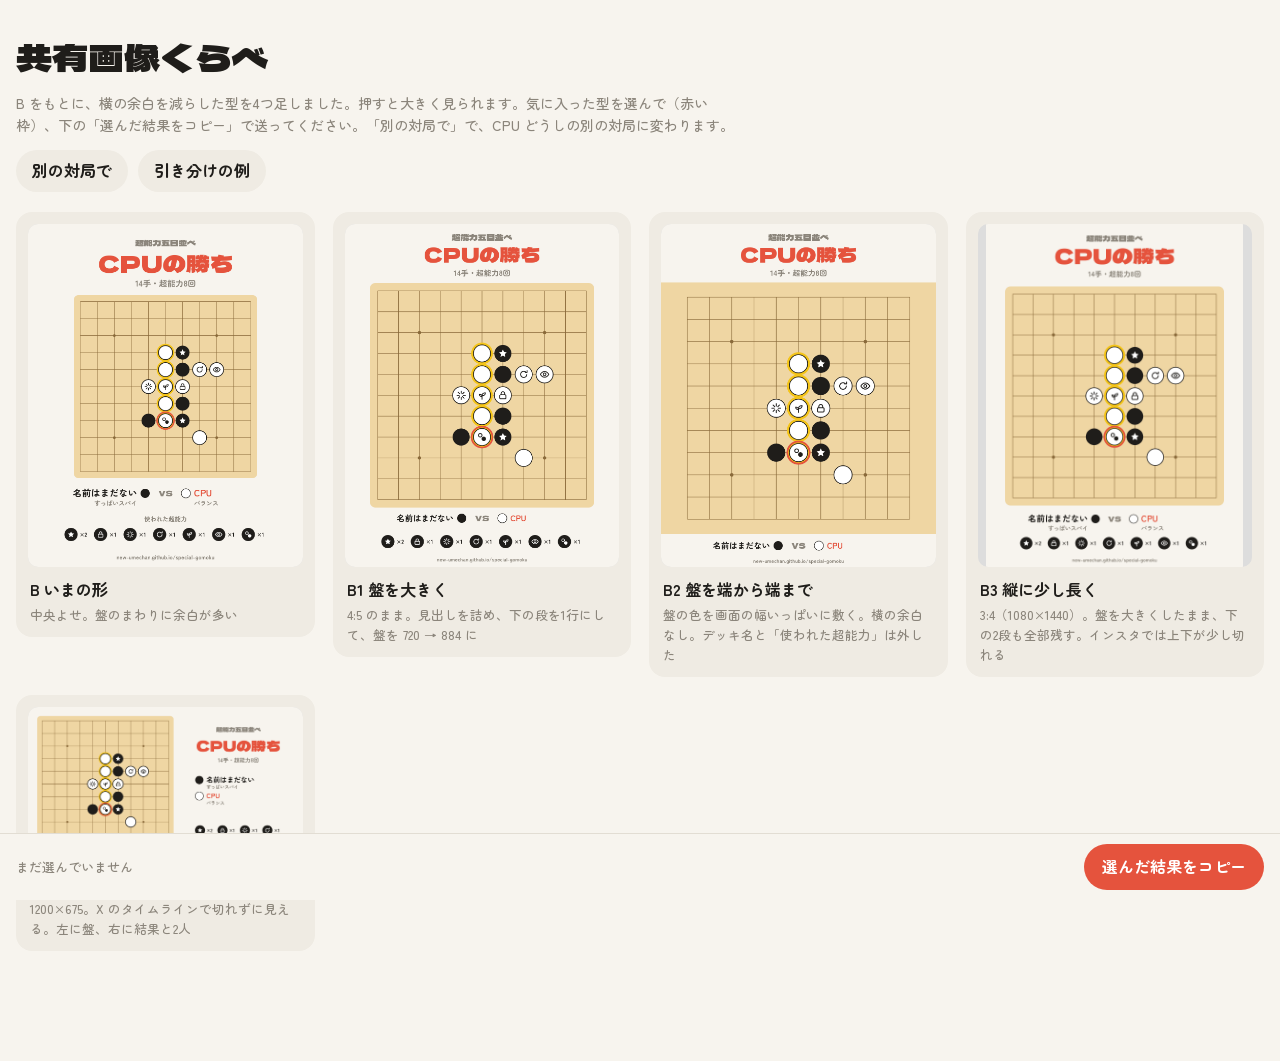
<file: tools/share-compare.html>
<!doctype html>
<html lang="ja">
<head>
<meta charset="utf-8">
<meta name="viewport" content="width=device-width, initial-scale=1">
<title>共有画像くらべ</title>
<link rel="preconnect" href="https://fonts.googleapis.com">
<link href="https://fonts.googleapis.com/css2?family=Dela+Gothic+One&family=Zen+Maru+Gothic:wght@500;700&display=swap" rel="stylesheet">
<style>
  :root { --bg: #f7f4ee; --text: #1f1d1a; --muted: #8b857b; --line: #e2ddd3; --accent: #e5533d; --card: #efebe3; }
  @media (prefers-color-scheme: dark) { :root:not([data-theme="light"]) { --bg: #1b1a18; --text: #efe9df; --muted: #9a9286; --line: #36332e; --card: #252320; } }
  :root[data-theme="dark"] { --bg: #1b1a18; --text: #efe9df; --muted: #9a9286; --line: #36332e; --card: #252320; }
  * { box-sizing: border-box; }
  body { margin: 0; background: var(--bg); color: var(--text); font-family: "Zen Maru Gothic", system-ui, sans-serif; font-weight: 500; line-height: 1.6; }
  main { max-width: 1280px; margin: 0 auto; padding: 28px 16px 110px; }
  h1 { font-family: "Dela Gothic One", sans-serif; font-weight: 400; font-size: clamp(24px, 5vw, 36px); margin: 0 0 6px; }
  .lead { margin: 0 0 14px; color: var(--muted); font-size: 14px; max-width: 52em; }
  .tools { display: flex; gap: 10px; margin-bottom: 20px; flex-wrap: wrap; }
  .tools button { border: none; border-radius: 99px; padding: 8px 16px; background: var(--card); color: var(--text); font: inherit; font-weight: 700; cursor: pointer; }
  .grid { display: grid; grid-template-columns: repeat(auto-fill, minmax(280px, 1fr)); gap: 18px; align-items: start; }
  .card { border-radius: 16px; background: var(--card); padding: 12px; box-shadow: inset 0 0 0 2px transparent; cursor: pointer; transition: transform .2s cubic-bezier(.3,1.6,.5,1), box-shadow .15s; }
  .card:hover { transform: translateY(-3px); }
  .card.is-on { box-shadow: inset 0 0 0 3px var(--accent); }
  .card img { display: block; width: 100%; border-radius: 10px; background: #ddd; aspect-ratio: 4 / 5; object-fit: contain; }
  .card[data-id="landscape"] img { aspect-ratio: 16 / 9; }
  .card h2 { display: flex; align-items: center; gap: 8px; margin: 10px 2px 2px; font-size: 16px; }
  .card h2 .pick { margin-left: auto; color: var(--accent); font-size: 13px; }
  .card p { margin: 0 2px; color: var(--muted); font-size: 12.5px; }
  .foot { position: fixed; left: 0; right: 0; bottom: 0; background: var(--bg); border-top: 1.5px solid var(--line); padding: 10px 16px; }
  .foot-in { max-width: 1280px; margin: 0 auto; display: flex; gap: 12px; align-items: center; }
  #picked { flex: 1; margin: 0; font-size: 13px; color: var(--muted); }
  #copy { border: none; border-radius: 99px; padding: 10px 18px; background: var(--accent); color: #fff; font: inherit; font-weight: 700; cursor: pointer; }
  #big { position: fixed; inset: 0; background: rgba(0,0,0,.7); display: none; place-items: center; z-index: 10; }
  #big.is-open { display: grid; }
  #big img { max-width: 92vw; max-height: 92vh; border-radius: 10px; }
</style>
</head>
<body>
<main>
  <h1>共有画像くらべ</h1>
  <p class="lead">B をもとに、横の余白を減らした型を4つ足しました。押すと大きく見られます。気に入った型を選んで（赤い枠）、下の「選んだ結果をコピー」で送ってください。「別の対局で」で、CPU どうしの別の対局に変わります。</p>
  <div class="tools"><button type="button" id="again">別の対局で</button><button type="button" id="draw">引き分けの例</button></div>
  <div class="grid" id="grid"></div>
</main>
<div id="big"><img alt=""></div>
<div class="foot"><div class="foot-in"><p id="picked">まだ選んでいません</p><button id="copy" type="button">選んだ結果をコピー</button></div></div>
<script src="../sound.js"></script>
<script src="../deck.js"></script>
<script src="../script.js"></script>
<script src="../ai.js"></script>
<script src="../share.js"></script>
<script>
  const TYPES = [
    { id: 'poster', name: 'B いまの形', note: '中央よせ。盤のまわりに余白が多い' },
    { id: 'posterBig', name: 'B1 盤を大きく', note: '4:5 のまま。見出しを詰め、下の段を1行にして、盤を 720 → 884 に' },
    { id: 'posterBleed', name: 'B2 盤を端から端まで', note: '盤の色を画面の幅いっぱいに敷く。横の余白なし。デッキ名と「使われた超能力」は外した' },
    { id: 'posterTall', name: 'B3 縦に少し長く', note: '3:4（1080×1440）。盤を大きくしたまま、下の2段も全部残す。インスタでは上下が少し切れる' },
    { id: 'landscape', name: 'B4 横長（採用）', note: '1200×675。X のタイムラインで切れずに見える。左に盤、右に結果と2人' },
  ];
  let picked = null;
  // CPU どうしで1局打つ（画面は使わず、ルールだけで進める）
  function playGame(wantDraw = false) {
    for (let tries = 0; tries < 30; tries++) {
      state.mode = 'cpu';
      const pick = () => STARTERS[Math.floor(Math.random() * STARTERS.length)];
      const a = pick(), b = pick();
      Object.assign(state, { phase: 'play', board: newBoard(), turn: 'b', selected: 0, sealed: null, chainTurn: null, jammed: null, lastMove: null, fx: [], winLine: null, winner: undefined, moveCount: 0, logs: [], history: [],
        players: { b: makePlayer('b', a.deck), w: makePlayer('w', b.deck) }, decks: { b: a.deck, w: b.deck }, deckNames: { b: a.name, w: b.name } });
      for (let k = 0; k < 200 && state.phase === 'play'; k++) {
        const m = AI.chooseMove({ depth: 1 });
        if (!m) break;
        const color = state.turn, id = state.players[color].hand[m.i].ability;
        state.selected = m.i;
        const r = playMove(m.x, m.y, m.target || null);
        if (!r.ok) break;
        state.history.push({ color, id, x: m.x, y: m.y });
      }
      if (state.phase === 'play') continue;
      if (wantDraw !== !state.winner) continue;
      state.resultText = state.winner ? `${nameOf(state.winner)}の勝ち` : '引き分け';
      state.resultSub = state.winner ? `${state.moveCount}手で勝負がついた` : '碁石を使い切った';
      state.resultNote = state.winner ? '' : '碁石を使い切った';
      return true;
    }
    return false;
  }
  async function render() {
    const grid = document.getElementById('grid');
    grid.innerHTML = TYPES.map((t) => `<div class="card ${picked === t.id ? 'is-on' : ''}" data-id="${t.id}"><img alt="${t.name}"><h2>${t.name}<span class="pick">${picked === t.id ? '選んだ' : ''}</span></h2><p>${t.note}</p></div>`).join('');
    for (const t of TYPES) {
      const blob = await ShareImage.make(t.id);
      grid.querySelector(`[data-id="${t.id}"] img`).src = URL.createObjectURL(blob);
    }
  }
  document.getElementById('grid').addEventListener('click', (e) => {
    const card = e.target.closest('.card'); if (!card) return;
    if (e.target.tagName === 'IMG') { const big = document.getElementById('big'); big.querySelector('img').src = e.target.src; big.classList.add('is-open'); return; }
    picked = picked === card.dataset.id ? null : card.dataset.id;
    for (const c of document.querySelectorAll('.card')) { c.classList.toggle('is-on', c.dataset.id === picked); c.querySelector('.pick').textContent = c.dataset.id === picked ? '選んだ' : ''; }
    document.getElementById('picked').textContent = picked ? `選んだ型：${TYPES.find((t) => t.id === picked).name}` : 'まだ選んでいません';
  });
  document.getElementById('big').addEventListener('click', () => document.getElementById('big').classList.remove('is-open'));
  document.getElementById('again').addEventListener('click', () => { playGame(false); render(); });
  document.getElementById('draw').addEventListener('click', () => { playGame(true) || playGame(false); render(); });
  document.getElementById('copy').addEventListener('click', async () => {
    const t = document.getElementById('picked').textContent;
    try { await navigator.clipboard.writeText(t); document.getElementById('copy').textContent = 'コピーしました'; } catch (e) { /* 表示から選んでもらう */ }
    setTimeout(() => (document.getElementById('copy').textContent = '選んだ結果をコピー'), 1500);
  });
  playGame(false); render();
</script>
</body>
</html>
</file>
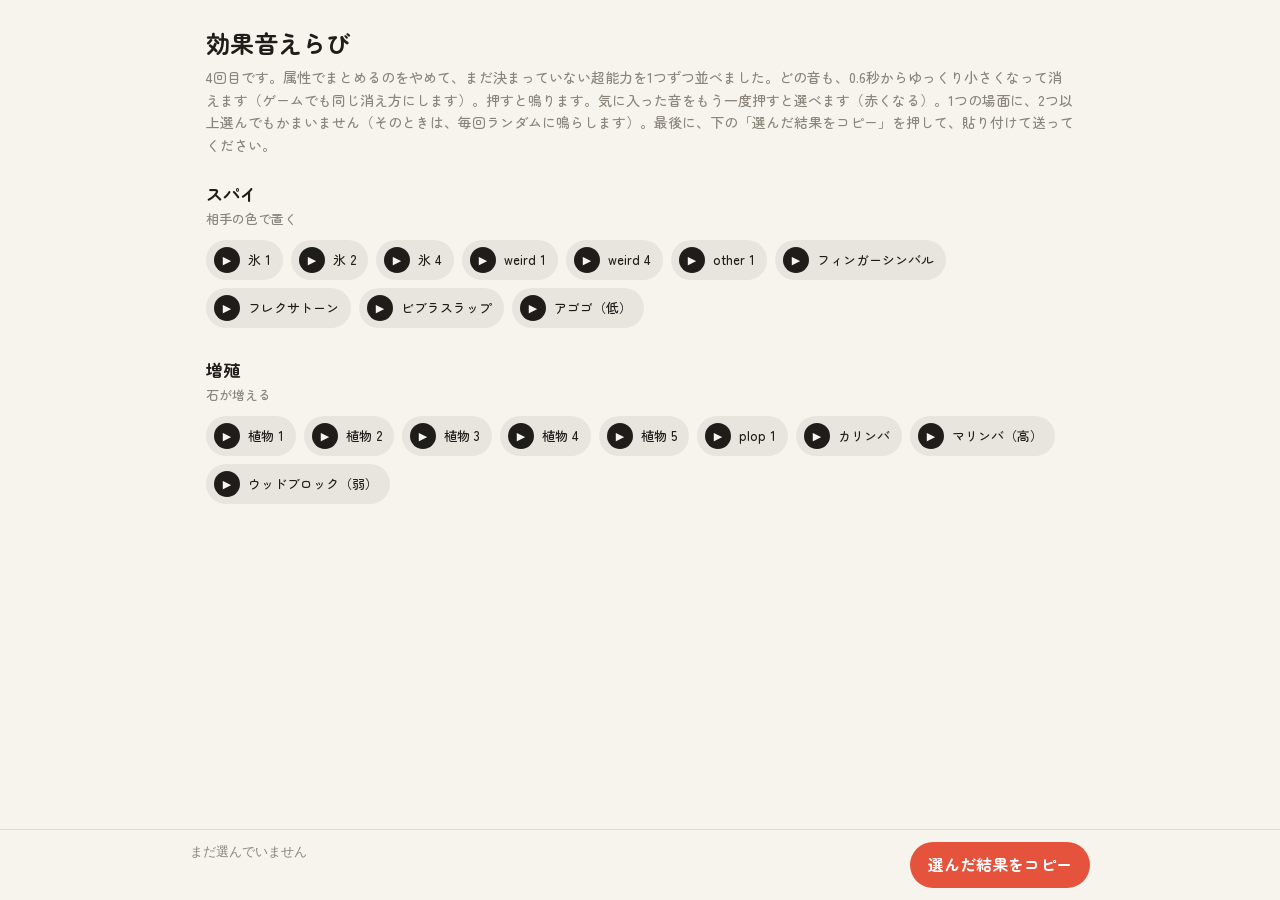
<file: tools/sound-pick.html>
<!doctype html>
<html lang="ja">
<head>
<meta charset="utf-8">
<meta name="viewport" content="width=device-width, initial-scale=1">
<title>効果音えらび</title>
<link rel="preconnect" href="https://fonts.googleapis.com">
<link href="https://fonts.googleapis.com/css2?family=Zen+Maru+Gothic:wght@500;700&display=swap" rel="stylesheet">
<style>
  :root { --bg: #f7f4ee; --text: #1f1d1a; --muted: #8b857b; --line: #e2ddd3; --accent: #e5533d; }
  @media (prefers-color-scheme: dark) { :root:not([data-theme="light"]) { --bg: #1b1a18; --text: #efe9df; --muted: #9a9286; --line: #36332e; } }
  :root[data-theme="dark"] { --bg: #1b1a18; --text: #efe9df; --muted: #9a9286; --line: #36332e; }
  * { box-sizing: border-box; }
  body { margin: 0; background: var(--bg); color: var(--text); font-family: "Zen Maru Gothic", system-ui, sans-serif; font-weight: 500; line-height: 1.6; }
  main { max-width: 900px; margin: 0 auto; padding: 24px 16px 160px; }
  h1 { font-size: 24px; margin: 0 0 4px; }
  .lead { color: var(--muted); margin: 0 0 24px; font-size: 14px; }
  section { margin-bottom: 28px; }
  h2 { font-size: 17px; margin: 0 0 2px; }
  .hint { color: var(--muted); font-size: 13px; margin: 0 0 10px; }
  .grid { display: flex; flex-wrap: wrap; gap: 8px; }
  .snd {
    display: flex; align-items: center; gap: 8px;
    padding: 7px 12px 7px 8px; border: none; border-radius: 99px;
    background: color-mix(in srgb, var(--text) 7%, var(--bg)); color: var(--text);
    font: inherit; font-size: 13px; cursor: pointer;
    transition: background 0.15s, transform 0.15s;
  }
  .snd:hover { background: color-mix(in srgb, var(--text) 13%, var(--bg)); }
  .snd:active { transform: scale(0.96); }
  .snd .play { width: 26px; height: 26px; border-radius: 50%; display: grid; place-items: center; background: var(--text); color: var(--bg); font-size: 11px; }
  .snd.is-on { background: var(--accent); color: #fff; }
  .snd.is-on .play { background: #fff; color: var(--accent); }
  .snd.is-playing .play { animation: pulse 0.3s ease; }
  @keyframes pulse { 50% { transform: scale(1.25); } }
  .none { background: none; box-shadow: inset 0 0 0 1.5px var(--line); color: var(--muted); }
  .foot {
    position: fixed; left: 0; right: 0; bottom: 0;
    background: var(--bg); border-top: 1.5px solid var(--line);
    padding: 12px 16px;
  }
  .foot-in { max-width: 900px; margin: 0 auto; display: flex; gap: 12px; align-items: flex-start; }
  #summary { flex: 1; margin: 0; font-size: 12.5px; white-space: pre-wrap; color: var(--muted); max-height: 96px; overflow: auto; }
  #copy { flex: none; padding: 10px 18px; border: none; border-radius: 99px; background: var(--accent); color: #fff; font: inherit; font-weight: 700; cursor: pointer; }
</style>
</head>
<body>
<main>
  <h1>効果音えらび</h1>
  <p class="lead">4回目です。属性でまとめるのをやめて、まだ決まっていない超能力を1つずつ並べました。どの音も、0.6秒からゆっくり小さくなって消えます（ゲームでも同じ消え方にします）。押すと鳴ります。気に入った音をもう一度押すと選べます（赤くなる）。1つの場面に、2つ以上選んでもかまいません（そのときは、毎回ランダムに鳴らします）。最後に、下の「選んだ結果をコピー」を押して、貼り付けて送ってください。</p>
  <div id="slots"></div>
</main>
<div class="foot"><div class="foot-in"><pre id="summary">まだ選んでいません</pre><button id="copy" type="button">選んだ結果をコピー</button></div></div>
<script>
// 2回目：楽器の録音（vc_、VCSL）を足した。置く音と選ぶ音は決まったので外した
const JA = {
  bd_ff: '大太鼓（強）', bd_f: '大太鼓', timp_hit: 'ティンパニ', timp_low: 'ティンパニ（低）', gong_fff: '銅鑼（強）', gong_mf: '銅鑼', crash_ff: 'シンバル', crash_short: 'シンバル（短）',
  cajon_fff: 'カホン（強）', cajon_f: 'カホン', frame_hit: 'フレームドラム', frame_muted: 'フレームドラム（止め）', wood_ff: 'ウッドブロック（強）', wood_f: 'ウッドブロック', wood_pp: 'ウッドブロック（弱）',
  claves_v3: 'クラベス', claves_v1: 'クラベス（弱）', slit_hi: 'スリットドラム（高）', slit_lo: 'スリットドラム（低）', tom_stick: 'タム', tom_mallet: 'タム（マレット）', slapstick: 'むち', slapstick_q: 'むち（弱）',
  glock_c7: '鉄琴（高）', glock_c6: '鉄琴', glock_g6: '鉄琴（中）', belltree_e5: 'ベルツリー（1音）', belltree_stroke: 'ベルツリー（流し）', belltree_stroke3: 'ベルツリー（流し2）', triangle: 'トライアングル', triangle_muted: 'トライアングル（止め）',
  finger_cym: 'フィンガーシンバル', agogo_hi: 'アゴゴ（高）', agogo_lo: 'アゴゴ（低）', wineglass: 'ワイングラス', marktree_fast: 'ウィンドチャイム（速く上る）', marktree_slow: 'ウィンドチャイム（ゆっくり上る）', marktree_desc: 'ウィンドチャイム（下る）',
  tubular_c4: 'チューブラーベル', tubular_c3: 'チューブラーベル（低）', handchime_c5: 'ハンドチャイム', vibes_a4: 'ビブラフォン', kalimba_a4: 'カリンバ', marimba_c6: 'マリンバ（高）', marimba_c2: 'マリンバ（低）',
  vibraslap: 'ビブラスラップ', guiro_hit: 'ギロ', ocean: 'オーシャンドラム', shaker_roll: 'シェイカー', cymbal_cresc: 'シンバル（だんだん大きく）', flexatone: 'フレクサトーン', anvil: '金床', brake: 'ブレーキドラム', handbell: 'ネパールの鈴',
};
const V = (...k) => k.map((x) => 'vc_' + x);
const R = (pre, from, to) => Array.from({ length: to - from + 1 }, (_, i) => `${pre}${from + i}`);
// 4回目：属性でまとめず、超能力1つずつに候補を並べた。どれも0.9秒で切って鳴らす
const W = (...k) => k.map((x) => 'el_' + x);
const SLOTS = [
  { id: 'spy', name: 'スパイ', hint: '相手の色で置く', files: [...W('ice1', 'ice2', 'ice4'), 'cc_weird_01', 'cc_weird_04', 'cc_other_01', ...V('finger_cym', 'flexatone', 'vibraslap', 'agogo_lo')] },
  { id: 'grow', name: '増殖', hint: '石が増える', files: [...W('plant1', 'plant2', 'plant3', 'plant4', 'plant5'), 'cc_plop_01', ...V('kalimba_a4', 'marimba_c6', 'wood_pp')] },
];
const PRE = { ex_: '爆発 ', nk_: '大爆発 ', ch_: 'ため ', el_fire: '炎 ', el_wind: '風 ', el_water: '水 ', el_earth: '大地 ', el_lightning: '雷 ', el_plant: '植物 ', el_heal: '光 ', el_gravity: '重力 ', el_emp: '電磁 ', el_ice: '氷 ', el_: '', cc_: '' };
const chosen = Object.fromEntries(SLOTS.map((s) => [s.id, new Set()]));
const cache = {};
function play(name, el) {
  const a = (cache[name] = cache[name] || new Audio(`sfx-candidates/${name}.ogg`));
  a.currentTime = 0; a.play();
  // 0.6秒からゆっくり小さくして、1.3秒で消す（ゲームと同じ消え方）
  clearInterval(a._fade); a.volume = 1;
  const t0 = performance.now();
  a._fade = setInterval(() => { const k = (performance.now() - t0 - 600) / 700; if (k <= 0) return; if (k >= 1) { a.pause(); clearInterval(a._fade); return; } a.volume = Math.cos(k * Math.PI / 2) ** 2; }, 30);
  if (el) { el.classList.remove('is-playing'); void el.offsetWidth; el.classList.add('is-playing'); }
}
const label = (f) => {
  if (f.startsWith('vc_')) return JA[f.slice(3)] || f;
  for (const [k, v] of Object.entries(PRE)) if (f.startsWith(k)) return v + f.slice(k.length).replace(/^_/, '').replace(/_0*(\d+)$/, ' $1');
  return f.replace('bfh1_', '').replace(/_0*(\d+)$/, ' $1');
};
document.getElementById('slots').innerHTML = SLOTS.map((s) => `<section data-slot="${s.id}">
  <h2>${s.name}</h2>${s.hint ? `<p class="hint">${s.hint}</p>` : ''}
  <div class="grid">${s.files.map((f) => `<button type="button" class="snd" data-file="${f}"><span class="play">▶</span>${label(f)}</button>`).join('')}</div>
</section>`).join('');
let last = null;
document.getElementById('slots').addEventListener('click', (e) => {
  const b = e.target.closest('.snd'); if (!b) return;
  const slot = b.closest('section').dataset.slot, f = b.dataset.file;
  play(f, b);
  // 同じ音を続けて押したら、選ぶ／外す
  if (last === b) { chosen[slot].has(f) ? chosen[slot].delete(f) : chosen[slot].add(f); b.classList.toggle('is-on', chosen[slot].has(f)); last = null; } else last = b;
  render();
});
function render() {
  const lines = SLOTS.filter((s) => chosen[s.id].size).map((s) => `${s.name}：${[...chosen[s.id]].join(', ')}`);
  document.getElementById('summary').textContent = lines.length ? lines.join('\n') : 'まだ選んでいません';
}
document.getElementById('copy').addEventListener('click', async () => {
  const t = document.getElementById('summary').textContent;
  try { await navigator.clipboard.writeText(t); document.getElementById('copy').textContent = 'コピーしました'; } catch (e) { /* コピーできなければ、表示をそのまま選んでもらう */ }
  setTimeout(() => (document.getElementById('copy').textContent = '選んだ結果をコピー'), 1500);
});
</script>
</body>
</html>
</file>
<file: style.css>
:root {
  color-scheme: light;
  --bg: #f7f4ee;
  --text: #1f1d1a;
  --muted: #8b857b;
  --line: #e2ddd3;
  --accent: #e5533d;
  --accent-soft: rgba(229, 83, 61, 0.2);
  --board: #efd6a3;
  --board-line: #8a6a3a;
  --black: #1f1d1a;
  --black-stone-edge: #1f1d1a;
  --white: #ffffff;
  --neutral: #a8a296;
  --search-stone: var(--black);
  --thinking-dot: var(--accent);
  --win: #f5c518;
  --font-body: "Zen Maru Gothic", system-ui, sans-serif;
  --font-display: "Dela Gothic One", "Zen Maru Gothic", sans-serif;
}

@media (prefers-color-scheme: dark) {
  :root {
    color-scheme: dark;
    --bg: #181512;
    --text: #f6eee4;
    --muted: #bcb0a2;
    --line: #463c34;
    --board: #4d382b;
    --board-line: #a28468;
    --black-stone-edge: #f4e8d8;
    --inactive-black-stone-opacity: 0.72;
    --search-stone: var(--white);
    --thinking-dot: var(--white);
  }
}

* { box-sizing: border-box; }
[hidden] { display: none !important; }

body {
  margin: 0;
  background: var(--bg);
  color: var(--text);
  font-family: var(--font-body);
  font-weight: 500;
  font-size: 15px;
  line-height: 1.55;
}

button { font: inherit; color: inherit; -webkit-tap-highlight-color: transparent; }

main {
  max-width: 560px;
  margin: 0 auto;
  padding: 0 16px 32px;
}
body[data-screen="game"] main { max-width: 1120px; padding-bottom: 8px; }
body[data-screen="deck"] main, body[data-screen="select"] main { max-width: 1180px; padding-bottom: 12px; }

.topbar {
  display: flex;
  align-items: center;
  justify-content: space-between;
  max-width: 1120px;
  margin: 0 auto;
  padding: 8px 16px;
}
.topbar-actions { display: flex; align-items: center; gap: 12px; }
.btn-icon { display: grid; place-items: center; width: 30px; height: 30px; padding: 0; background: none; border: none; cursor: pointer; color: var(--muted); }
.btn-icon svg { width: 20px; height: 20px; fill: none; stroke: currentColor; stroke-width: 1.8; stroke-linecap: round; stroke-linejoin: round; }
.btn-icon .sound-off { display: none; }
.btn-icon.is-muted .sound-on { display: none; }
.btn-icon.is-muted .sound-off { display: inline; }
.logo { font-weight: 700; font-size: 15px; margin: 0; padding: 4px 0; background: none; border: none; cursor: pointer; color: var(--text); }
.logo:hover { color: var(--accent); }
body[data-screen="title"] .logo { visibility: hidden; }

.btn-primary {
  background: var(--accent);
  color: #fff;
  border: none;
  border-radius: 999px;
  padding: 10px 34px;
  cursor: pointer;
  font-family: var(--font-display);
  font-size: 16px;
}
.btn-primary:active { transform: translateY(1px); }
.btn-small { padding: 4px 18px; font-size: 14px; }
.btn-text {
  background: none;
  border: none;
  padding: 6px 4px;
  cursor: pointer;
  color: var(--muted);
  text-decoration: underline;
  text-underline-offset: 4px;
}

/* ===== タイトル ===== */
/* 文字は上に、アイソメトリックの盤は下から画面をはみ出すように置く */
.title-screen {
  position: relative;
  min-height: calc(100svh - 64px);
  text-align: center;
}
.title-content {
  position: relative;
  z-index: 1;
  display: flex;
  flex-direction: column;
  align-items: center;
  padding-top: max(3vh, 12px);
}
.title {
  font-family: var(--font-display);
  font-weight: 400;
  font-size: clamp(40px, min(14vw, 11vh), 120px);
  line-height: 1.12;
  margin: 0 0 min(3vh, 28px);
  text-shadow: 0 0 18px var(--bg), 0 0 6px var(--bg);
}
.title-call {
  margin: 0 0 min(3.5vh, 32px);
  font-size: clamp(15px, min(4.8vw, 3.2vh), 30px);
  font-weight: 700;
  line-height: 1.6;
  text-shadow: 0 0 12px var(--bg), 0 0 4px var(--bg);
}
/* 3つのボタン：大きなアイコンと短い名前。同じ大きさの角の丸い四角を、横一列に */
.title-buttons {
  display: grid;
  grid-template-columns: repeat(3, 1fr);
  gap: clamp(10px, 2vw, 18px);
  width: min(100%, 420px);
}
.title-buttons .mode-btn {
  display: flex;
  flex-direction: column;
  align-items: center;
  justify-content: center;
  gap: 6px;
  aspect-ratio: 1 / 0.92;
  padding: 0;
  border-radius: 22%;
  font-family: var(--font-body);
  font-weight: 700;
  font-size: clamp(12px, min(3.4vw, 2.2vh), 17px);
  white-space: nowrap;
  transition: transform 0.25s cubic-bezier(0.34, 1.8, 0.5, 1), box-shadow 0.25s;
}
/* ホバー：ぽんと浮いて少し傾き、アイコンが跳ねる。下に色の影 */
.title-buttons .mode-btn:hover { transform: translateY(-8px) scale(1.08) rotate(-3deg); box-shadow: 0 10px 0 -2px rgba(31, 29, 26, 0.18); }
.title-buttons .mode-btn:nth-child(2):hover { transform: translateY(-8px) scale(1.08) rotate(2deg); }
.title-buttons .mode-btn:hover .mode-icon { animation: icon-hop 0.5s cubic-bezier(0.3, 1.6, 0.5, 1); }
.title-buttons .mode-btn:active { transform: translateY(-2px) scale(0.97); transition-duration: 0.08s; }
@keyframes icon-hop { 0% { transform: scale(1); } 35% { transform: translateY(-6px) scale(1.18, 0.9); } 70% { transform: translateY(0) scale(0.94, 1.08); } 100% { transform: scale(1); } }
.mode-icon { width: 46%; height: auto; }
.mode-label { line-height: 1; }
.btn-cpu { background: var(--black); color: var(--white); }
@media (prefers-color-scheme: dark) {
  .btn-cpu { background: var(--white); color: var(--black); }
}
.btn-online { background: #3d7be0; }
/* 押したボタンが画面いっぱいに広がる演出 */
.expander {
  position: fixed;
  z-index: 100;
  display: grid;
  place-items: center;
  color: #fff;
  font-weight: 700;
  font-size: clamp(16px, min(4vw, 2.6vh), 24px);
  pointer-events: none;
}
.title-art {
  position: fixed;
  z-index: 0;
  left: 50%;
  top: 56vh;
  width: max(150vw, 1300px);
  transform: translateX(-50%);
  pointer-events: none;
}
.title-art svg { display: block; width: 100%; height: auto; }
.art-top { fill: var(--board); }
.art-side-r { fill: color-mix(in srgb, var(--board) 78%, #6b4a1f); }
.art-side-l { fill: color-mix(in srgb, var(--board) 88%, #6b4a1f); }
.art-line { stroke: var(--board-line); stroke-width: 1.2; opacity: 0.55; }
.art-shadow { fill: rgba(60, 40, 10, 0.22); }
.art-icon-b, .art-icon-w { fill: none; stroke-width: 2.4; stroke-linecap: round; stroke-linejoin: round; }
.art-icon-b { stroke: #fff; color: #fff; }
.art-icon-w { stroke: #1f1d1a; color: #1f1d1a; }
body[data-screen="title"] { overflow: hidden; }
body[data-screen="title"] main { padding-bottom: 0; }

/* ===== 石とアイコン ===== */
.stone {
  position: relative;
  display: grid;
  place-items: center;
  width: 84%;
  aspect-ratio: 1;
  border-radius: 50%;
  line-height: 1;
}
.stone-b { background: var(--black); color: #fff; border: 2px solid var(--black-stone-edge, var(--black)); }
.stone-w { background: var(--white); color: var(--black); box-shadow: inset 0 0 0 1.5px var(--black); }
.stone-n { background: var(--neutral); width: 70%; border-radius: 22%; }
.icon {
  width: 62%;
  height: 62%;
  fill: none;
  stroke: currentColor;
  stroke-width: 2.4;
  stroke-linecap: round;
  stroke-linejoin: round;
}

.turn-dot {
  display: inline-block;
  width: 12px;
  height: 12px;
  border-radius: 50%;
  flex: none;
}
.turn-b { background: var(--black); box-shadow: inset 0 0 0 1.5px var(--black-stone-edge, var(--black)); }
.turn-w { background: var(--white); box-shadow: inset 0 0 0 1.5px var(--black); }

/* ===== コマとり ===== */
/* コマとりは画面の高さいっぱいに広げ、タイルを大きくする */
.draft-screen {
  display: flex;
  flex-direction: column;
  height: calc(100svh - 64px);
  min-height: 420px;
  padding-top: 4px;
}
.draft-head { margin-bottom: 12px; }
.phase-call {
  display: flex;
  align-items: center;
  flex-wrap: wrap;
  gap: 4px 14px;
  margin-bottom: 10px;
}
.phase-title { font-family: var(--font-display); font-size: clamp(18px, 5vw, 26px); }
/* 「黒！」は札にせず、石と文字だけで見せる */
.phase-who {
  display: inline-flex;
  align-items: center;
  gap: 8px;
  font-weight: 700;
  font-size: clamp(22px, 6vw, 30px);
  line-height: 1;
}
.who-stone { width: 1.1em; height: 1.1em; border-radius: 50%; display: inline-block; }
.phase-who.is-pop { animation: pop 0.35s cubic-bezier(0.3, 1.6, 0.5, 1); }
@keyframes pop { from { transform: scale(0.4); opacity: 0; } }

/* 取る順番：続けて取る回ごとに区切る（白1｜黒2｜白2…） */
.pick-track {
  display: flex;
  flex-wrap: wrap;
  gap: 6px;
  list-style: none;
  padding: 0;
  margin: 0;
}
.group {
  display: flex;
  gap: 3px;
  padding: 3px;
  border-radius: 999px;
  background: color-mix(in srgb, var(--text) 7%, transparent);
}
.group.is-done { opacity: 0.55; }
.group.is-current { background: var(--accent-soft); box-shadow: 0 0 0 2px var(--accent); }
.slot {
  display: grid;
  place-items: center;
  width: clamp(16px, 4.4vw, 36px);
  aspect-ratio: 1;
  border-radius: 50%;
}
.slot-b { background: color-mix(in srgb, var(--black) 22%, transparent); }
.slot-w { background: var(--white); box-shadow: inset 0 0 0 1px var(--line); }
.slot.is-current { animation: blink 1s ease-in-out infinite alternate; }
@keyframes blink { to { box-shadow: 0 0 0 2px var(--accent); } }
.slot:has(.stone) { background: none; box-shadow: none; }
.slot .stone { width: 100%; }

/* コマの一覧：枠のないタイル */
.pool {
  flex: 1;
  min-height: 0;
  display: grid;
  grid-template-columns: repeat(4, 1fr);
  grid-template-rows: repeat(3, minmax(0, 1fr));
  align-content: start;
  gap: 2px;
  background: var(--line);
  border: 2px solid var(--line);
  border-radius: 8px;
  overflow: hidden;
}
.tile {
  display: flex;
  flex-direction: column;
  align-items: center;
  justify-content: center;
  gap: 6px;
  padding: 8px 4px;
  background: var(--bg);
  border: none;
  cursor: pointer;
  text-align: center;
  min-height: 0;
}
.tile-visual > .stone { width: clamp(30px, 9vw, 44px); flex: none; }
.tile-text { display: flex; flex-direction: column; gap: 2px; }
.tile-name { font-size: 14px; font-weight: 700; }
.tile-desc { display: none; color: var(--muted); line-height: 1.5; }
.tile:hover, .tile.is-focus { background: color-mix(in srgb, var(--accent) 12%, var(--bg)); }
.tile:focus-visible { outline: 2px solid var(--accent); outline-offset: -2px; }
.tile-info { min-height: 48px; margin: 10px 2px; font-size: 15px; }
.tile-info b { margin-right: 10px; }

.teams { display: grid; grid-template-columns: 1fr 1fr; gap: 16px; }
.team { display: flex; align-items: center; gap: 10px; padding-top: 8px; border-top: 3px solid var(--line); flex-wrap: wrap; }
.team.is-active { border-top-color: var(--accent); }
.team-name { display: flex; align-items: center; gap: 6px; font-weight: 700; font-size: 15px; }
.team-pieces { display: flex; gap: 4px; }
.team-piece { display: grid; place-items: center; width: clamp(20px, 5vw, 32px); aspect-ratio: 1; }
.team-piece .stone { width: 100%; }
.team-piece.is-empty { border-radius: 50%; box-shadow: inset 0 0 0 1.5px var(--line); }
/* この番で埋める枠：カードゲームの「あと何枚」のように光らせる */
.team-piece.is-next { box-shadow: inset 0 0 0 2px var(--accent); background: var(--accent-soft); animation: next 0.9s ease-in-out infinite alternate; }
@keyframes next { to { transform: scale(1.12); } }
.team-piece.is-landing .stone { visibility: hidden; }
.team.is-active .team-name { color: var(--accent); }
/* 取ったコマが飛んでいくときの影 */
.flyer { position: fixed; z-index: 50; pointer-events: none; display: grid; place-items: center; }
.flyer .stone { width: 100%; }
/* CPU が選んでいる間は、タイルを押せない */
.pool.is-waiting { pointer-events: none; }

/* 広い画面：説明をタイルの中に大きく出し、画面を広く使う */
@media (min-width: 900px) {
  .draft-head { display: flex; align-items: center; justify-content: space-between; gap: 16px; flex-wrap: wrap; }
  .phase-call { margin-bottom: 0; }
  .tile {
    flex-direction: row;
    align-items: center;
    justify-content: flex-start;
    gap: 16px;
    padding: 16px 20px;
    text-align: left;
  }
  .tile-visual > .stone { width: clamp(44px, 6.5vh, 64px); }
  .tile-text { gap: 6px; }
  .tile-name { font-size: clamp(16px, 2.4vh, 21px); }
  .tile-desc { display: block; font-size: clamp(13px, 1.9vh, 16px); }
  .tile-info { display: none; }
  .teams { margin-top: 14px; }
}

/* ===== 対局の配置 ===== */
/* スマホ：白の手札・手番の表示・盤・黒の手札を縦に並べる */
.game-layout { display: flex; flex-direction: column; gap: 10px; }
.center { display: contents; }
.status-bar { min-height: 30px; }
.status { display: flex; align-items: center; gap: 8px; margin: 0; min-height: 26px; }
.status-text { font-size: 17px; font-weight: 700; }
.status-hint { color: var(--muted); font-size: 13px; }
.status .btn-primary { margin-left: auto; }

.board-wrap {
  position: relative;
  width: min(100%, max(220px, calc(100svh - 360px)));
  margin: 0 auto;
}
.status-bar { width: min(100%, max(220px, calc(100svh - 360px))); margin-left: auto; margin-right: auto; }

/* 広い画面：手札を盤の左右に置き、石を盤の高さに均等に並べる */
@media (min-width: 900px) {
  .game-layout {
    display: grid;
    grid-template-columns: 1fr auto 1fr;
    grid-template-areas:
      ". status ."
      "left board right";
    column-gap: 28px;
    row-gap: 4px;
    align-items: stretch;
  }
  .status-bar { grid-area: status; }
  .board-wrap { grid-area: board; }
  /* 黒は盤の左、白は右（デッキを選ぶ画面と同じ並び） */
  #panel-b { grid-area: left; justify-self: end; }
  #panel-w { grid-area: right; justify-self: start; }
  .board-wrap, .status-bar { width: min(620px, calc(100svh - 150px), calc(100vw - 520px)); }
  .player { display: flex; flex-direction: column; width: 220px; }
  .player .hand { flex: 1; flex-direction: column; justify-content: space-evenly; }
}

/* ===== プレイヤーと手札 ===== */
.player { border-top: 3px solid var(--line); padding-top: 8px; }
.player.is-active { border-top-color: var(--accent); }
.player-head { display: flex; align-items: center; gap: 6px; margin-bottom: 6px; }
.player-name { font-weight: 700; font-size: 15px; }
.bag-info { margin-left: auto; font-size: 12px; color: var(--muted); }
.tag { font-size: 11px; color: #fff; background: var(--accent); padding: 0 8px; border-radius: 999px; }

/* 手札は、盤に置く前の石として並べる。石の横に名前、マウスを乗せると説明が出る */
.hand { display: flex; justify-content: space-evenly; gap: 4px; }
.hand.is-turn-start .hand-piece > .stone { animation: hop 0.45s cubic-bezier(0.3, 1.6, 0.5, 1) backwards; }
.hand.is-turn-start .hand-piece:nth-child(2) > .stone { animation-delay: 0.06s; }
.hand.is-turn-start .hand-piece:nth-child(3) > .stone { animation-delay: 0.12s; }
@keyframes hop { from { transform: translateY(10px); opacity: 0.3; } }
.hand-piece {
  position: relative;
  display: flex;
  align-items: center;
  gap: 12px;
  padding: 6px;
  background: none;
  border: none;
  border-radius: 10px;
  cursor: pointer;
  text-align: left;
  min-width: 0;
}
.hand-piece > .stone {
  width: clamp(36px, 6vh, 54px);
  flex: none;
  transition: transform 0.15s, box-shadow 0.15s;
}
.hand-name { font-size: 15px; font-weight: 700; white-space: nowrap; }
.hand-key { font-size: 11px; color: var(--muted); }
/* 選べる石は、ふれると少し浮く。選んでいる石は持ち上げて赤い輪で囲む */
.player.is-active .hand-piece:not(:disabled):hover > .stone { transform: translateY(-3px); }
.player.is-active .hand-piece.is-selected > .stone {
  transform: translateY(-4px) scale(1.06);
  box-shadow: 0 0 0 3px var(--bg), 0 0 0 6px var(--accent), 0 6px 0 2px var(--accent-soft);
}
.player.is-active .hand-piece.is-selected > .stone-b,
.sel-card.is-on .sel-stones .stone-b { border-color: var(--black); }
.player.is-active .hand-piece.is-selected .hand-name { color: var(--accent); }
/* 相手の手札は薄くする。吹き出しまで薄くならないよう、石と名前だけを薄くする */
.player:not(.is-active) .hand-piece > .stone, .player:not(.is-active) .hand-piece .hand-name { opacity: 0.4; }
.player:not(.is-active) .hand-piece > .stone-b { opacity: var(--inactive-black-stone-opacity, 0.4); }
.hand-piece:disabled { cursor: default; }
.hand-piece.is-sealed .hand-name { text-decoration: line-through; }

/* 説明の吹き出し。スマホでは石の上に、PC では盤と反対側の横に出す */
.hand-tip {
  position: absolute;
  left: 50%;
  bottom: calc(100% + 6px);
  transform: translate(-50%, 4px);
  width: max-content;
  max-width: 230px;
  padding: 8px 12px;
  border-radius: 8px;
  background: var(--text);
  color: var(--bg);
  font-size: 13px;
  font-weight: 500;
  line-height: 1.5;
  text-align: left;
  white-space: normal;
  pointer-events: none;
  opacity: 0;
  transition: opacity 0.12s, transform 0.12s;
  z-index: 10;
}
.hand-tip b { display: block; margin-bottom: 2px; }
.hand-piece:hover .hand-tip, .hand-piece:focus-visible .hand-tip { opacity: 1; transform: translate(-50%, 0); }
@media (min-width: 900px) {
  /* PC では、盤の側に出す（外側は画面の端で切れ、上はロゴに重なる）。一時的に盤の端に重なる */
  .player .hand-piece { width: 100%; }
  #panel-w .hand-tip { left: auto; right: calc(100% + 6px); bottom: auto; top: 50%; transform: translate(6px, -50%); }
  #panel-b .hand-tip { left: calc(100% + 6px); bottom: auto; top: 50%; transform: translate(-6px, -50%); }
  #panel-b .hand-piece:hover .hand-tip, #panel-w .hand-piece:hover .hand-tip { transform: translate(0, -50%); }
  .hand-tip { max-width: 220px; }
  /* 黒は盤の左側なので、石を盤に近い右側に置く */
  #panel-b .hand-piece { flex-direction: row-reverse; text-align: right; }
  #panel-b .player-head { flex-direction: row-reverse; }
  #panel-b .bag-info { margin-left: 0; margin-right: auto; }
}

/* CPU が考えている間の点 */
.thinking { display: none; gap: 3px; margin-left: 2px; }
.player.is-thinking .thinking { display: inline-flex; }
.thinking i { width: 5px; height: 5px; border-radius: 50%; background: var(--thinking-dot); animation: think 0.9s ease-in-out infinite; }
.thinking i:nth-child(2) { animation-delay: 0.15s; }
.thinking i:nth-child(3) { animation-delay: 0.3s; }
@keyframes think { 50% { transform: translateY(-4px); opacity: 0.4; } }

@media (max-width: 899px) {
  .hand-piece { flex-direction: column; gap: 4px; padding: 4px 2px; }
  .hand-piece > .stone { width: clamp(30px, 8.5vw, 40px); }
  .hand-name { font-size: 13px; }
  .hand-key { display: none; }
  .player { padding-top: 4px; }
  .player-head { margin-bottom: 2px; }
}

/* ===== 盤 ===== */
.board {
  display: grid;
  grid-template-columns: repeat(11, minmax(0, 1fr));
  grid-template-rows: repeat(11, minmax(0, 1fr));
  aspect-ratio: 1;
  width: 100%;
  background: var(--board);
  border-radius: 4px;
  padding: 2.5%;
  touch-action: manipulation;
}
.cell {
  position: relative;
  display: grid;
  place-items: center;
  border: none;
  background: transparent;
  padding: 0;
  min-width: 0;
  min-height: 0;
  cursor: pointer;
}
.cell::before, .cell::after {
  content: "";
  position: absolute;
  background: var(--board-line);
  pointer-events: none;
}
.cell::before { left: 0; right: 0; top: 50%; height: 1px; }
.cell::after { top: 0; bottom: 0; left: 50%; width: 1px; }
.cell.edge-l::before { left: 50%; }
.cell.edge-r::before { right: 50%; }
.cell.edge-t::after { top: 50%; }
.cell.edge-b::after { bottom: 50%; }
.cell.star { background: radial-gradient(circle, var(--board-line) 0 3px, transparent 3.5px); }
.cell.in-area { background-color: var(--accent-soft); }
.cell .stone { position: absolute; inset: 0; margin: auto; z-index: 1; }
.cell:disabled { cursor: default; }
.cell:focus-visible { outline: 2px solid var(--accent); outline-offset: -2px; }
/* 乗っ取りで置ける相手の石 */
.cell.is-target .stone { box-shadow: 0 0 0 2px var(--accent-soft); }
.cell.is-target:hover .stone { box-shadow: 0 0 0 3px var(--accent); }

.stone.is-ghost { opacity: 0.45; pointer-events: none; z-index: 2; }
/* タッチで1回目に選んだマス：もう一度押せば置ける、と脈打たせて見せる */
.stone.is-ghost.is-pending { opacity: 0.7; animation: pending 0.8s ease-in-out infinite alternate; }
@keyframes pending { to { box-shadow: 0 0 0 4px var(--accent); } }
/* 直前の一手：石のまわりを赤い輪で囲む */
.cell.is-last .stone:not(.is-ghost) { outline: 2.5px solid var(--accent); outline-offset: 2px; }
.stone.is-win { background: var(--win); color: var(--black); box-shadow: none; }

/* ===== 演出 ===== */
.fx-placed { animation: place 0.2s ease-out; }
@keyframes place { from { transform: scale(1.3); opacity: 0; } }
/* 動いた石は、元の場所から滑ってくる。100% は石の幅なので、マス1つ分は 100% / 0.84 */
.fx-moved { animation: slide 0.45s cubic-bezier(0.2, 0.8, 0.2, 1); z-index: 2; }
@keyframes slide {
  from { transform: translate(calc(var(--from-x) * 119%), calc(var(--from-y) * 119%)); }
}
.fx-flipped { animation: flip 0.45s ease-out; }
@keyframes flip { from { transform: rotateY(180deg); } }
.puff {
  width: 60%;
  aspect-ratio: 1;
  border-radius: 50%;
  background: var(--accent);
  animation: puff 0.5s ease-out forwards;
  z-index: 1;
}
@keyframes puff { to { transform: scale(1.6); opacity: 0; } }

/* 能力名は盤の上の端に出し、盤の動きを隠さない */
.banner {
  position: absolute;
  left: 50%;
  top: 8px;
  transform: translateX(-50%);
  display: inline-flex;
  align-items: center;
  gap: 6px;
  padding: 4px 18px;
  border-radius: 999px;
  font-size: 16px;
  font-weight: 700;
  white-space: nowrap;
  pointer-events: none;
  z-index: 5;
  opacity: 0;
}
.banner .icon { width: 1.2em; height: 1.2em; }
.banner-b { background: var(--black); color: #fff; }
.banner-w { background: #fff; color: var(--black); box-shadow: inset 0 0 0 1.5px var(--black); }
.banner.is-show { animation: banner 0.75s ease-out; }
@keyframes banner {
  0%, 100% { opacity: 0; }
  12%, 80% { opacity: 1; }
}

/* ===== ダイアログ（外側を押すと閉じる。中身は dialog-body に入れる） ===== */
.dialog {
  border: none;
  border-radius: 12px;
  padding: 0;
  max-width: min(460px, calc(100vw - 32px));
  max-height: calc(100svh - 48px);
  background: var(--bg);
  color: var(--text);
}
.dialog-body { padding: 22px 24px; }
.dialog::backdrop { background: rgba(0, 0, 0, 0.45); }
.dialog h2 { margin-top: 0; font-family: var(--font-display); font-weight: 400; font-size: 18px; }
.dialog h3 { font-size: 15px; }
.rules { padding-left: 20px; font-size: 14px; }
.rules li { margin: 4px 0; }
.ability-list { font-size: 13px; margin: 0; }
.ability-list dt { display: flex; align-items: center; gap: 8px; font-weight: 700; margin-top: 10px; }
.ability-list dt .stone { width: 22px; }
.ability-list dd { margin: 2px 0 0 30px; color: var(--muted); }
.log { max-height: 50svh; overflow-y: auto; padding-left: 20px; font-size: 13px; margin: 0; }
.dialog-actions { display: flex; justify-content: flex-end; align-items: center; gap: 12px; margin-top: 20px; }
#result-dialog { width: min(400px, calc(100% - 32px)); }
#result-dialog .dialog-body { padding-inline: clamp(12px, 5vw, 24px); }
.result-text { font-family: var(--font-display); font-size: 30px; text-align: center; margin: 8px 0; }
.result-sub { text-align: center; color: var(--muted); margin: 0; }
.result-actions { display: grid; justify-items: center; gap: 12px; margin-top: 20px; }
.result-secondary-actions { display: flex; flex-wrap: wrap; justify-content: center; gap: 0 clamp(8px, 3vw, 16px); }
.result-secondary-actions .btn-text { padding-inline: 0; font-size: 14px; white-space: nowrap; }

/* ===== 演出の粒（fx.js）。盤より少し大きいキャンバスを重ね、粒がはみ出せるようにする ===== */
.board-fx {
  position: absolute;
  left: -60px;
  top: -60px;
  width: calc(100% + 120px);
  height: calc(100% + 120px);
  pointer-events: none;
  z-index: 6;
}

/* 予兆：石をためる。ふくらみながら震え、最後に内へ縮む（吸い込み）。そのあと弾ける */
.stone.is-charging { animation: charge var(--charge, 0.25s) ease-in forwards; }
@keyframes charge {
  0% { transform: scale(1.18, 0.82); }
  20% { transform: scale(0.95, 1.05); }
  40% { transform: scale(1.06) translate(-1px, 0); }
  55% { transform: scale(1.12) translate(1px, -1px); }
  70% { transform: scale(1.16) translate(-1px, 1px); }
  100% { transform: scale(0.84); }
}

/* ===== 5×5 のお試しの盤 ===== */
.mini { position: relative; display: block; aspect-ratio: 1; }
.mini:empty { display: none; }
.mini-grid {
  position: absolute;
  inset: 0;
  display: grid;
  grid-template-columns: repeat(5, 1fr);
  grid-template-rows: repeat(5, 1fr);
  background: var(--board);
  border-radius: 6px;
}
.mini-cell { position: relative; display: grid; place-items: center; }
.mini-cell::before, .mini-cell::after { content: ""; position: absolute; background: var(--board-line); opacity: 0.7; }
.mini-cell::before { left: 0; right: 0; top: 50%; height: 1px; }
.mini-cell::after { top: 0; bottom: 0; left: 50%; width: 1px; }
.mini-cell .stone { position: absolute; inset: 0; margin: auto; z-index: 1; }
.mini > .mini-fx { position: absolute; left: -24px; top: -24px; width: calc(100% + 48px); height: calc(100% + 48px); pointer-events: none; z-index: 4; }
/* お試しの盤の碁石は、マスに合わせる（手札・カードの大きさの指定を受けない） */
.mini .mini-cell .stone { width: 84%; box-shadow: none; }
.mini .mini-cell .stone-w { box-shadow: inset 0 0 0 1px var(--black); }

/* ===== 取り合いの3つのカード ===== */
.pool.pool-3, .pool {
  grid-template-columns: repeat(3, 1fr);
  grid-template-rows: minmax(0, 1fr);
  gap: 14px;
  background: none;
  border: none;
  overflow: visible;
}
.tile.card3 {
  position: relative;
  overflow: hidden;
  flex-direction: column;
  justify-content: center;
  align-items: center;
  text-align: center;
  gap: 14px;
  padding: 18px 16px 16px;
  border-radius: 14px;
  background: color-mix(in srgb, var(--el-tint) 55%, var(--bg));
  box-shadow: inset 0 0 0 2px color-mix(in srgb, var(--el-tint) 80%, var(--line));
  transition: transform 0.15s, box-shadow 0.15s, background 0.2s;
}
.tile.card3 > * { position: relative; z-index: 1; }
.tile.card3.is-focus { background: var(--el-tint); transform: translateY(-4px); box-shadow: inset 0 0 0 3px var(--accent); }
@media (hover: hover) {
  .tile.card3:hover { background: var(--el-tint); transform: translateY(-4px); box-shadow: inset 0 0 0 3px var(--accent); }
}
.tile.card3.is-deal { animation: deal 0.28s cubic-bezier(0.2, 0.8, 0.2, 1) backwards; }
@keyframes deal { from { transform: translateY(24px) scale(0.92); opacity: 0; } }
.tile-fx { position: absolute; inset: 0; width: 100%; height: 100%; pointer-events: none; z-index: 0; }
.tile-el {
  font-size: clamp(12px, 1.7vh, 15px);
  font-weight: 700;
  letter-spacing: 0.1em;
  color: color-mix(in srgb, var(--text) 70%, var(--el-tint));
}
.tile-visual { display: grid; place-items: center; flex: none; min-height: 60px; }
.tile.card3 .tile-visual > .stone { width: clamp(56px, 11vh, 104px); }
.tile-demo { width: clamp(130px, 26vh, 230px); }
.tile.is-demo .tile-visual > .stone { display: none; }
.tile:not(.is-demo) .tile-demo { display: none; }
.tile.card3 .tile-text { align-items: center; }
.tile.card3 .tile-name { font-size: clamp(18px, 3vh, 28px); }
.tile.card3 .tile-desc { display: block; font-size: clamp(13px, 2vh, 17px); max-width: 26em; }
.tile-info { display: flex; align-items: center; gap: 12px; }
.info-demo { width: 104px; flex: none; }
.info-text b { margin-right: 8px; }
.pool.is-waiting .tile.card3 { cursor: default; }

/* 取る順番の12枠（交互なので区切らない） */
.pick-track { gap: 4px; }
.pick-track .slot { list-style: none; }

/* 手札の吹き出しの中のお試し */
.tip-demo { width: 120px; margin-bottom: 8px; }

@media (max-width: 899px) {
  .tile.card3 { padding: 12px 6px 10px; gap: 6px; }
  .tile.card3 .tile-desc { display: none; }
  .tile.card3 .tile-visual > .stone { width: 44px; }
}
@media (min-width: 900px) {
  .tile-info { display: none; }
}


/* ただの石を置いたとき：つぶれて着き、少し震える */
.stone.fx-placed.fx-el-plain { animation: el-plain 0.32s ease-out; }
@keyframes el-plain {
  0% { transform: translateY(-30%) scale(1.15); opacity: 0.6; }
  35% { transform: translateY(0) scale(1.14, 0.86); opacity: 1; }
  55% { transform: scale(0.96, 1.04) translateX(-1px); }
  75% { transform: scale(1.02, 0.98) translateX(1px); }
  100% { transform: none; }
}

/* 演出の途中に予約したマス */
.stone.is-queued { opacity: 0.6; }

/* 増殖のゲージ：石の下に2つの区切り。1つ埋まっていたら、次の自分の番で増える */
.grow-gauge {
  position: absolute;
  left: 50%;
  bottom: -22%;
  transform: translateX(-50%);
  display: flex;
  gap: 8%;
  width: 70%;
  height: 16%;
  min-height: 3px;
  z-index: 2;
}
.grow-gauge i { flex: 1; border-radius: 999px; background: color-mix(in srgb, #4f9a57 25%, var(--board)); box-shadow: inset 0 0 0 1px #2f6b3a; }
.grow-gauge[data-n="1"] i:first-child { background: #4f9a57; }
.grow-gauge[data-n="1"] i:last-child { animation: grow-next 0.9s ease-in-out infinite alternate; }
@keyframes grow-next { to { background: #9ad07a; } }

/* ===== オンライン対戦：相手をさがす画面 ===== */
.online-screen {
  min-height: calc(100svh - 64px);
  display: flex;
  flex-direction: column;
  align-items: center;
  justify-content: center;
  gap: 14px;
  text-align: center;
}
.online-title { margin: 0; font-family: var(--font-display); font-size: clamp(22px, 6vw, 34px); }
.online-sub { margin: 0; min-height: 1.5em; color: var(--muted); }
/* 碁石が3つ、順に跳ねる */
.online-search { display: flex; gap: 14px; }
.online-search i { width: 28px; height: 28px; border-radius: 50%; background: var(--search-stone); animation: search-hop 1.1s ease-in-out infinite; }
.online-search i:nth-child(2) { background: var(--white); box-shadow: inset 0 0 0 2px var(--black); animation-delay: 0.15s; }
.online-search i:nth-child(3) { animation-delay: 0.3s; }
@keyframes search-hop { 0%, 60%, 100% { transform: translateY(0); } 30% { transform: translateY(-14px) scale(1.06, 0.94); } }

/* ===== デッキを組む ===== */
/* ポイントの段ごとの色（ここでだけ使う。強いほど熱い色） */
.t1 { --tier: #b9b2a4; --tier-ink: #fff; }
.t2 { --tier: #5fb98a; --tier-ink: #fff; }
.t3 { --tier: #4f8fe0; --tier-ink: #fff; }
.t4 { --tier: #9a6ad9; --tier-ink: #fff; }
.t5 { --tier: #f08c2e; --tier-ink: #fff; }
.t6 { --tier: #d6336c; --tier-ink: #fff; }

.deck-screen {
  display: flex;
  flex-direction: column;
  height: calc(100svh - 64px);
  min-height: 460px;
  padding-top: 2px;
  position: relative;
}
.deck-screen.is-swap { animation: swap-in 0.45s cubic-bezier(0.2, 0.8, 0.2, 1); }
@keyframes swap-in { from { transform: translateX(40px); opacity: 0; } }
.deck-head { display: flex; flex-direction: column; gap: 8px; margin-bottom: 10px; }
.deck-head .phase-call { margin-bottom: 0; }

/* スターターデッキ：横に並ぶ札。選んでいるものは墨で塗る */
.deck-starters {
  display: flex;
  gap: 8px;
  overflow-x: auto;
  scrollbar-width: none;
  padding: 4px 2px;
  margin: -4px -2px;
}
.deck-starters::-webkit-scrollbar { display: none; }
.starter {
  flex: none;
  display: grid;
  grid-template-columns: auto;
  gap: 4px;
  min-width: 132px;
  padding: 8px 12px 9px;
  border: none;
  border-radius: 12px;
  background: color-mix(in srgb, var(--text) 6%, var(--bg));
  text-align: left;
  cursor: pointer;
  transition: transform 0.18s cubic-bezier(0.3, 1.6, 0.5, 1), background 0.15s;
}
.starter:hover { transform: translateY(-3px); background: color-mix(in srgb, var(--text) 11%, var(--bg)); }
.starter.is-on { background: var(--text); color: var(--bg); }
.starter-name { font-weight: 700; font-size: 15px; line-height: 1.2; }
.starter-stones { display: flex; align-items: center; gap: 3px; height: 18px; }
.starter-stones .stone { width: 18px; flex: none; }
.starter-stones .stone .icon { width: 64%; }
.starter.is-on .starter-stones .stone-b { box-shadow: inset 0 0 0 1.5px var(--bg); }
.starter-stones .more { font-size: 11px; font-weight: 700; opacity: 0.7; }
.starter-note { font-size: 11.5px; opacity: 0.7; white-space: nowrap; }

.deck-main { flex: 1; min-height: 0; display: grid; grid-template-columns: minmax(0, 1fr); grid-template-rows: minmax(0, 1fr) auto; gap: 10px; }

/* 碁石の一覧：ポイントの段ごとに見出し。押すとデッキに入る */
.deck-catalog {
  min-height: 0;
  overflow-y: auto;
  display: grid;
  grid-template-columns: repeat(auto-fill, minmax(92px, 1fr));
  align-content: start;
  gap: 6px;
  padding: 2px 2px 8px;
  scrollbar-width: thin;
}
.dk-head {
  grid-column: 1 / -1;
  display: flex;
  align-items: center;
  gap: 6px;
  margin: 8px 0 0;
  font-size: 12px;
  font-weight: 700;
  color: var(--muted);
}
.dk-head:first-child { margin-top: 0; }
.dk-coin {
  display: inline-grid;
  place-items: center;
  min-width: 1.6em;
  height: 1.6em;
  padding: 0 0.3em;
  border-radius: 99px;
  background: var(--tier);
  color: var(--tier-ink);
  font-size: 12px;
  font-weight: 700;
  line-height: 1;
  font-variant-numeric: tabular-nums;
}
.dk-tile {
  position: relative;
  display: flex;
  flex-direction: column;
  align-items: center;
  gap: 5px;
  padding: 10px 4px 8px;
  border-radius: 12px;
  background: color-mix(in srgb, var(--tier) 9%, var(--bg));
  cursor: pointer;
  user-select: none;
  transition: transform 0.18s cubic-bezier(0.3, 1.6, 0.5, 1), background 0.15s;
}
.dk-tile:hover, .dk-tile.is-focus { transform: translateY(-3px); background: color-mix(in srgb, var(--tier) 18%, var(--bg)); }
.dk-tile:active { transform: scale(0.94); transition-duration: 0.06s; }
.dk-tile button:focus-visible { outline: 2px solid var(--text); outline-offset: 2px; }
.dk-tile.is-in { background: color-mix(in srgb, var(--tier) 22%, var(--bg)); }
.dk-tile.is-off:not(.is-in) { opacity: 0.5; }
.dk-tile.is-off:not(.is-in):hover { transform: none; }
.dk-visual { position: relative; display: grid; place-items: center; width: 42px; }
.dk-visual > .stone { width: 100%; }
.dk-count {
  position: absolute;
  right: -10px;
  top: -6px;
  min-width: 24px;
  padding: 2px 5px;
  border-radius: 99px;
  background: var(--tier);
  color: var(--tier-ink);
  font-size: 12px;
  font-weight: 700;
  line-height: 1.2;
  text-align: center;
  font-variant-numeric: tabular-nums;
}
.dk-count:empty { display: none; }
.dk-name { font-size: 12.5px; font-weight: 700; line-height: 1.2; text-align: center; }
.dk-minus {
  position: absolute;
  left: 4px;
  top: 4px;
  width: 24px;
  height: 24px;
  padding: 0;
  border: none;
  border-radius: 50%;
  background: var(--text);
  color: var(--bg);
  font-size: 15px;
  font-weight: 700;
  line-height: 1;
  cursor: pointer;
  display: none;
}
.dk-tile.is-in .dk-minus { display: grid; place-items: center; }
.dk-minus:hover { background: var(--accent); }
.dk-tile.is-bump { animation: bump 0.32s; }
@keyframes bump { 20%, 60% { transform: translateX(-5px); } 40%, 80% { transform: translateX(5px); } }

/* 右側：ポイントのメーター、デッキの中身、説明、決定 */
.deck-side { display: flex; flex-direction: column; gap: 10px; min-height: 0; }
.deck-meter { display: flex; flex-direction: column; gap: 8px; }
.deck-meter.is-bump .meter-bar { animation: bump 0.32s; }
.deck-meter.is-bump .meter-num:first-child b { color: var(--accent); }
.meter-nums { display: flex; gap: 18px; align-items: flex-end; }
.meter-num { display: flex; align-items: baseline; gap: 6px; }
.meter-num b { font-family: var(--font-display); font-weight: 400; font-size: clamp(26px, 4.2vh, 36px); line-height: 1; font-variant-numeric: tabular-nums; transition: color 0.2s; }
.meter-num small { font-size: 12px; font-weight: 700; color: var(--muted); }
.meter-bar { display: grid; grid-template-columns: repeat(var(--n), 1fr); gap: 2px; }
.meter-bar i { display: block; height: 14px; background: var(--tier); }
.meter-bar i.is-first { border-radius: 4px 0 0 4px; }
.meter-bar i:not(.is-first):not(.is-empty) + i.is-first, .meter-bar i.is-empty { border-radius: 4px; }
.meter-bar i.is-empty { background: color-mix(in srgb, var(--text) 9%, var(--bg)); }
.meter-bar i:not(.is-first):not(.is-empty) { margin-left: -2px; }
.meter-bar i.is-pop { animation: cell-pop 0.35s cubic-bezier(0.3, 1.8, 0.5, 1); }
@keyframes cell-pop { from { transform: scaleY(0.2); } }

/* デッキの中身：置ける碁石を全部並べる。多いと細かく、少ないと大きく見える */
.deck-bag {
  display: flex;
  flex-wrap: wrap;
  align-content: flex-start;
  gap: 4px;
  min-height: 34px;
}
.deck-bag .stone { width: 28px; flex: none; }
.deck-bag .stone .icon { width: 62%; }
.deck-bag .stone.is-landing { visibility: hidden; }

.deck-info { display: flex; gap: 12px; align-items: center; min-height: 72px; }
.deck-demo { width: 96px; flex: none; }
.deck-text { display: flex; flex-direction: column; gap: 3px; font-size: 13.5px; line-height: 1.55; }
.deck-text b { display: flex; align-items: center; gap: 8px; font-size: 16px; }
.deck-hint { margin: 0; color: var(--muted); font-size: 13.5px; }
.deck-go { width: 100%; padding: 0.8em 1em; font-weight: 700; }
.deck-go:disabled { opacity: 0.4; cursor: default; }

.deck-toast {
  position: absolute;
  left: 50%;
  bottom: 84px;
  transform: translateX(-50%);
  margin: 0;
  padding: 8px 16px;
  border-radius: 99px;
  background: var(--text);
  color: var(--bg);
  font-weight: 700;
  font-size: 14px;
  pointer-events: none;
  opacity: 0;
  z-index: 20;
}
.deck-toast.is-show { animation: toast 1.4s ease; }
@keyframes toast { 0% { opacity: 0; transform: translate(-50%, 8px); } 12%, 75% { opacity: 1; transform: translate(-50%, 0); } 100% { opacity: 0; } }

/* スマホ：一覧の下に、選んだ碁石の詳細を出す */
@media (max-width: 899px) {
  .deck-catalog { grid-template-columns: repeat(auto-fill, minmax(76px, 1fr)); }
  .dk-visual { width: 34px; }
  .dk-name { font-size: 11.5px; }
  .deck-side { gap: 8px; }
  .deck-info {
    order: -1;
    display: grid;
    grid-template-columns: minmax(0, 1fr) auto;
    gap: 6px 10px;
    min-height: 0;
    padding: 9px 12px;
    border-radius: 12px;
    background: color-mix(in srgb, var(--text) 5%, var(--bg));
  }
  .deck-info:empty { display: none; }
  .deck-info-title { display: flex; align-items: center; gap: 7px; font-size: 15px; }
  .deck-info-title > .stone { width: 28px; flex: none; }
  .deck-info-desc { grid-column: 1 / -1; grid-row: 2; margin: 0; font-size: 14px; line-height: 1.45; }
  .deck-info-step { display: flex; align-items: center; gap: 5px; }
  .deck-info-step button {
    width: 44px;
    height: 44px;
    padding: 0;
    border: 0;
    border-radius: 50%;
    background: color-mix(in srgb, var(--text) 10%, var(--bg));
    font-size: 19px;
    font-weight: 700;
    cursor: pointer;
  }
  .deck-info-step button:last-child { background: var(--accent); color: #fff; }
  .deck-info-step button:disabled { opacity: 0.42; cursor: default; }
  .deck-info-step output { min-width: 2ch; text-align: center; font-weight: 700; }
  .deck-bag .stone { width: 20px; }
  .meter-bar i { height: 10px; }
}
@media (max-width: 899px) and (max-height: 700px) {
  .deck-bag { display: none; }
}

/* 広い画面：左に一覧、右にデッキ */
@media (min-width: 900px) {
  .deck-head { flex-direction: row; align-items: center; justify-content: space-between; gap: 20px; }
  .deck-main { grid-template-columns: minmax(0, 1fr) 340px; grid-template-rows: minmax(0, 1fr); gap: 24px; }
  .deck-side { padding: 14px 16px; border-radius: 16px; background: color-mix(in srgb, var(--text) 4%, var(--bg)); }
  .deck-bag { max-height: 40%; overflow: hidden; }
  .deck-info { flex: 1; min-height: 110px; align-items: flex-start; padding-top: 6px; border-top: 1.5px dashed var(--line); }
  .deck-demo { width: 120px; }
  .deck-toast { bottom: 24px; }
}

/* スパイ：相手にリーチがあると使えない（斜線で消して、押すと揺れる） */
.hand-piece.is-blocked > .stone { opacity: 0.35; }
.hand-piece.is-blocked > .stone::after { content: ""; position: absolute; left: 8%; right: 8%; top: 50%; height: 3px; margin-top: -1.5px; border-radius: 3px; background: var(--accent); transform: rotate(-35deg); }
.hand-piece.is-blocked .hand-name { text-decoration: line-through; color: var(--muted); }
.hand-piece.is-bump { animation: bump 0.32s; }
/* デッキの見出しまわりの細かい直し */
.meter-num small { white-space: nowrap; }
.meter-nums { gap: 14px; }
.deck-starters { min-width: 0; }
.deck-head .phase-call { flex-wrap: nowrap; white-space: nowrap; }
.deck-head .phase-who { font-size: clamp(20px, 5vw, 26px); }

/* ===== デッキをえらぶ ===== */
.select-screen {
  display: flex;
  flex-direction: column;
  height: calc(100svh - 64px);
  min-height: 420px;
  padding-top: 2px;
}
.select-heading {
    display: flex;
    align-items: baseline;
    justify-content: space-between;
    flex-wrap: wrap;
    gap: 4px 12px;
    margin-bottom: 12px;
}
.select-title { margin: 0; font-weight: 400; }
#deck-import { flex-shrink: 0; }
#deck-copy-announcement {
    position: absolute;
    width: 1px;
    height: 1px;
    overflow: hidden;
    clip-path: inset(50%);
    white-space: nowrap;
}
#deck-code-status:empty { margin: 0; }
#deck-code-form { width: min(420px, calc(100vw - 32px)); }
#deck-code, #deck-copy-text {
    width: 100%;
    resize: vertical;
    padding: 9px 12px;
    border: 1px solid var(--line);
    border-radius: 8px;
    background: var(--bg);
    color: var(--text);
    font-size: 16px;
}
#deck-code-status, #deck-copy-status { font-size: 13px; overflow-wrap: anywhere; }
#deck-copy-status { margin: 4px 6px; }
#deck-copy-status:empty { margin: 0; }
#deck-copy-menu {
    position: fixed;
    inset: auto;
    width: min(218px, calc(100vw - 16px));
    max-height: calc(100dvh - 16px);
    margin: 0;
    padding: 4px;
    border: 1px solid var(--line);
    border-radius: 10px;
    background: var(--bg);
    color: var(--text);
    box-shadow: 0 4px 14px rgb(0 0 0 / 14%);
}
#deck-copy-menu button {
    display: block;
    width: 100%;
    padding: 8px 10px;
    border-radius: 6px;
    color: inherit;
    text-align: left;
    text-decoration: none;
}
#deck-copy-menu button:enabled:hover, #deck-copy-menu button:focus-visible {
    background: color-mix(in srgb, var(--text) 8%, var(--bg));
}
#deck-copy-text { margin-top: 4px; }
.select-cols { flex: 1; min-height: 0; display: grid; grid-template-columns: minmax(0, 1fr); gap: 16px; }
.select-screen:is([data-mode="pvp"], [data-mode="cpu"]) .select-cols { grid-template-columns: repeat(2, minmax(0, 1fr)); }
.sel-col { display: flex; flex-direction: column; min-height: 0; gap: 8px; }
.sel-head { display: flex; align-items: center; gap: 8px; margin: 0; font-weight: 700; font-size: clamp(15px, 4vw, 19px); }
.sel-head .who-stone { width: 1.15em; height: 1.15em; }
.stone-w.who-stone { box-shadow: inset 0 0 0 2px var(--black); }
.sel-list {
  flex: 1;
  min-height: 0;
  overflow-y: auto;
  display: grid;
  grid-template-columns: repeat(auto-fill, minmax(230px, 1fr));
  align-content: start;
  gap: 10px;
  padding: 4px;
  margin: -4px;
  scrollbar-width: thin;
}
.select-screen:is([data-mode="pvp"], [data-mode="cpu"]) .sel-list { grid-template-columns: repeat(auto-fill, minmax(200px, 1fr)); }

.sel-card {
  color: inherit;
  position: relative;
  display: flex;
  flex-direction: column;
  gap: 7px;
  padding: 12px 14px 11px;
  border: none;
  border-radius: 14px;
  background: color-mix(in srgb, var(--text) 5%, var(--bg));
  box-shadow: inset 0 0 0 1.5px var(--line);
  text-align: left;
  cursor: pointer;
  transition: transform 0.2s cubic-bezier(0.3, 1.6, 0.5, 1), background 0.15s, box-shadow 0.15s;
}
.sel-card:hover { transform: translateY(-3px); box-shadow: inset 0 0 0 2px var(--text); }
.sel-card:focus-visible { outline: 2px solid var(--accent); outline-offset: 2px; }
.sel-card.is-on { background: var(--text); color: var(--bg); box-shadow: none; }
.sel-card.is-on::after {
  content: "";
  position: absolute;
  right: 12px;
  bottom: 12px;
  width: 22px;
  height: 22px;
  border-radius: 50%;
  background: var(--accent) url('data:image/svg+xml;utf8,<svg xmlns="http://www.w3.org/2000/svg" viewBox="0 0 24 24" fill="none" stroke="white" stroke-width="3.2" stroke-linecap="round" stroke-linejoin="round"><path d="M6 12.5l4 4 8-9"/></svg>') center / 70% no-repeat;
}
.sel-card.is-picked { animation: picked 0.35s cubic-bezier(0.3, 1.6, 0.5, 1); }
@keyframes picked { 40% { transform: scale(1.04); } }
.sel-name { display: flex; align-items: center; gap: 8px; padding-right: 36px; font-weight: 700; font-size: 16px; line-height: 1.25; overflow-wrap: anywhere; }
.sel-tag { padding: 1px 7px; border-radius: 99px; background: color-mix(in srgb, var(--text) 10%, transparent); font-size: 10.5px; font-weight: 700; opacity: 0.8; white-space: nowrap; }
.sel-card.is-on .sel-tag { background: color-mix(in srgb, var(--bg) 20%, transparent); }
.sel-stones { display: flex; align-items: center; gap: 4px; min-height: 24px; flex-wrap: wrap; }
.sel-stones .stone { width: 24px; flex: none; }
.sel-stones .stone .icon { width: 62%; }
.sel-stones .more { font-size: 12px; font-weight: 700; opacity: 0.7; }
.sel-meta { font-size: 12px; opacity: 0.72; padding-right: 28px; }
.sel-meta b { font-size: 15px; margin-right: 1px; }
.sel-version { font-size: 12px; font-weight: 700; }
.sel-actions {
    position: absolute;
    top: 8px;
    right: 8px;
    display: flex;
    gap: 2px;
}
.sel-card.is-mine .sel-name { padding-right: 64px; }
.sel-actions button {
  display: grid;
  place-items: center;
  width: 32px;
  height: 32px;
  padding: 0;
  border: none;
  border-radius: 50%;
  background: transparent;
  color: inherit;
  opacity: 0.55;
  cursor: pointer;
  transition: opacity 0.15s, background 0.15s, transform 0.15s;
}
.sel-actions svg { width: 18px; height: 18px; }
.sel-actions button:hover { opacity: 1; background: color-mix(in srgb, currentColor 14%, transparent); transform: rotate(-8deg) scale(1.08); }
.sel-new {
  align-items: center;
  justify-content: center;
  flex-direction: row;
  gap: 8px;
  min-height: 90px;
  background: none;
  box-shadow: none;
  border: 2px dashed var(--line);
  color: var(--muted);
  font-weight: 700;
}
.sel-new:hover { box-shadow: none; border-color: var(--text); color: var(--text); }
.sel-plus { font-size: 22px; line-height: 1; }
.select-foot { display: flex; justify-content: center; padding-top: 12px; }
.select-go { width: min(100%, 420px); padding: 0.85em 1em; font-weight: 700; }

/* 2人で対戦のスマホ：列が細いので、札を小さく */
@media (max-width: 599px) {
  .select-screen:is([data-mode="pvp"], [data-mode="cpu"]) .sel-list { grid-template-columns: minmax(0, 1fr); gap: 8px; }
  .select-screen:is([data-mode="pvp"], [data-mode="cpu"]) .sel-card { padding: 9px 10px; gap: 5px; }
  .select-screen:is([data-mode="pvp"], [data-mode="cpu"]) .sel-name { font-size: 14px; flex-wrap: wrap; gap: 4px; }
  .select-screen:is([data-mode="pvp"], [data-mode="cpu"]) .sel-stones .stone { width: 18px; }
  .select-screen:is([data-mode="pvp"], [data-mode="cpu"]) .sel-actions { right: 4px; top: 4px; }
  .select-screen:is([data-mode="pvp"], [data-mode="cpu"]) .sel-actions button { width: 28px; height: 28px; }
  .select-screen:is([data-mode="pvp"], [data-mode="cpu"]) .sel-card.is-mine .sel-name { padding-right: 54px; }
  .select-screen:is([data-mode="pvp"], [data-mode="cpu"]) .sel-new { min-height: 64px; font-size: 13px; }
}

/* ===== デッキを作る：見出し（もどる・名前・ひな形） ===== */
.build-call { display: flex; align-items: center; gap: 10px; min-width: 0; }
.build-back {
  flex: none;
  display: grid;
  place-items: center;
  width: 40px;
  height: 40px;
  padding: 0;
  border: none;
  border-radius: 50%;
  background: color-mix(in srgb, var(--text) 8%, var(--bg));
  cursor: pointer;
  transition: background 0.15s, transform 0.2s cubic-bezier(0.3, 1.6, 0.5, 1);
}
.build-back:hover { background: var(--text); color: var(--bg); transform: translateX(-3px); }
.build-back svg { width: 20px; height: 20px; }
.deck-name {
  min-width: 0;
  width: 12em;
  padding: 4px 2px;
  border: none;
  border-bottom: 2px dashed var(--line);
  background: none;
  color: var(--text);
  font: inherit;
  font-weight: 700;
  font-size: clamp(19px, 5vw, 24px);
  outline: none;
}
.deck-name:focus { border-bottom-color: var(--accent); }
.deck-templates { display: flex; align-items: center; gap: 10px; min-width: 0; }
.templates-label { flex: none; font-size: 12px; font-weight: 700; color: var(--muted); writing-mode: vertical-rl; letter-spacing: 0.1em; }
.deck-actions { display: flex; align-items: center; gap: 14px; }
.deck-actions .deck-go { flex: 1; }
.deck-delete { flex: none; width: 44px; height: 44px; border-radius: 8px; }
.deck-delete:hover, .deck-delete:focus-visible { color: var(--accent); }
/* 小さな漢字が太い見出しの字でつぶれないよう、決定のボタンは本文の字にする */
.deck-go, .select-go { font-family: var(--font-body); font-size: 17px; letter-spacing: 0.04em; }
.meter-nums { gap: 10px; }
.meter-num b { font-size: clamp(24px, 3.6vh, 32px); }
@media (max-width: 599px) {
  .select-screen:is([data-mode="pvp"], [data-mode="cpu"]) .sel-meta { font-size: 11px; }
  .select-screen:is([data-mode="pvp"], [data-mode="cpu"]) .sel-meta span, .select-screen:is([data-mode="pvp"], [data-mode="cpu"]) .sel-note { display: none; }
}

/* ===== デッキを選ぶ：選んだ札は強調色 ===== */
.sel-card.is-on { background: var(--accent); color: #fff; box-shadow: 0 6px 0 -2px color-mix(in srgb, var(--accent) 45%, transparent); }
.sel-card.is-on::after { background-color: #fff; background-image: url('data:image/svg+xml;utf8,<svg xmlns="http://www.w3.org/2000/svg" viewBox="0 0 24 24" fill="none" stroke="%23e5533d" stroke-width="3.2" stroke-linecap="round" stroke-linejoin="round"><path d="M6 12.5l4 4 8-9"/></svg>'); }
.sel-card.is-on .sel-stones .stone-w { box-shadow: none; }
.sel-card.is-on .sel-tag { background: rgba(255, 255, 255, 0.25); }
.sel-card.is-on:hover { box-shadow: 0 6px 0 -2px color-mix(in srgb, var(--accent) 45%, transparent); }

/* ===== デッキを作る：碁石の札を大きく。説明と −・＋ を札の中に ===== */
.deck-catalog { grid-template-columns: repeat(auto-fill, minmax(196px, 1fr)); gap: 10px; }
.dk-head { margin-top: 12px; font-size: 13px; }
.dk-head .dk-coin { font-size: 13px; }
.dk-tile {
  display: grid;
  grid-template-columns: auto minmax(0, 1fr);
  grid-template-rows: 1fr auto;
  align-items: start;
  column-gap: 12px;
  row-gap: 8px;
  padding: 12px 12px 10px;
  border-radius: 16px;
  text-align: left;
}
.dk-visual { grid-row: 1 / 3; align-self: center; width: 58px; transition: transform 0.2s; }
.dk-visual.is-pop { animation: dk-pop 0.35s cubic-bezier(0.3, 1.8, 0.5, 1); }
@keyframes dk-pop { 40% { transform: scale(1.18) rotate(-6deg); } }
.dk-visual > .stone .icon { width: 58%; }
.dk-body {
  display: flex;
  flex-direction: column;
  gap: 2px;
  min-width: 0;
  border: 0;
  padding: 0;
  background: none;
  text-align: left;
  cursor: pointer;
}
.dk-name { font-size: 15px; text-align: left; }
.dk-desc {
  font-size: 11.5px;
  line-height: 1.45;
  color: var(--muted);
  display: -webkit-box;
  -webkit-line-clamp: 2;
  -webkit-box-orient: vertical;
  overflow: hidden;
}
.dk-step { display: flex; align-items: center; gap: 6px; justify-self: start; }
.dk-step .dk-minus, .dk-plus {
  position: static;
  display: grid;
  place-items: center;
  width: 26px;
  height: 26px;
  border-radius: 50%;
  font-size: 15px;
  font-weight: 700;
  line-height: 1;
}
.dk-step .dk-minus { display: grid; background: color-mix(in srgb, var(--text) 10%, transparent); color: var(--text); visibility: hidden; }
.dk-tile.is-in .dk-step .dk-minus { visibility: visible; }
.dk-step .dk-minus:hover { background: var(--text); color: var(--bg); }
.dk-plus { border: 0; padding: 0; cursor: pointer; background: var(--tier); color: var(--tier-ink); transition: transform 0.15s; }
@media (hover: hover) {
  .dk-tile:hover .dk-plus { transform: scale(1.12); }
}
.dk-n { min-width: 1.4em; text-align: center; font-size: 17px; font-variant-numeric: tabular-nums; opacity: 0.35; }
.dk-tile.is-in .dk-n { opacity: 1; }
.dk-tile.is-off .dk-plus { background: color-mix(in srgb, var(--text) 15%, transparent); color: var(--muted); }
.dk-count { display: none; }

/* デッキの中身と、ひな形の石も大きく */
.deck-bag { gap: 6px; }
.deck-bag .stone { width: 36px; }
.starter-stones { height: 22px; }
.starter-stones .stone { width: 22px; }

@media (max-width: 899px) {
  .deck-catalog { grid-template-columns: repeat(auto-fill, minmax(156px, 1fr)); gap: 8px; }
  .dk-tile { padding: 10px 10px 8px; column-gap: 9px; row-gap: 6px; }
  .dk-visual { width: 46px; }
  .dk-name { font-size: 14px; }
  .dk-tile,
  .dk-tile:hover,
  .dk-tile:active,
  .dk-tile.is-focus { transform: none; }
  .dk-tile { align-items: center; grid-template-rows: auto; }
  .dk-tile .dk-visual { grid-row: auto; }
  .dk-tile .dk-desc,
  .dk-tile .dk-step { display: none; }
  .dk-tile .dk-count:not(:empty) {
    display: block;
    top: 3px;
    right: 5px;
    background: color-mix(in srgb, var(--tier) 17%, var(--bg));
    color: var(--text);
    font-size: 11px;
  }
  .dk-tile.is-focus { background: color-mix(in srgb, var(--tier) 30%, var(--bg)); }
  .deck-bag .stone { width: 24px; }
}
@media (max-width: 359px) {
  .deck-catalog { grid-template-columns: minmax(0, 1fr); }
}
/* ポイントが足りない札も、文字は読めるままにする（石と＋だけ薄く） */
.dk-tile.is-off:not(.is-in) { opacity: 1; }
.dk-tile.is-off:not(.is-in) .dk-visual { opacity: 0.45; }

/* 対局中のデッキの名前：PC では名前の下の行、スマホでは名前の横 */
.player-head { flex-wrap: wrap; }
.player-deck { font-size: 12px; font-weight: 700; color: var(--muted); white-space: nowrap; overflow: hidden; text-overflow: ellipsis; max-width: 9em; }
@media (min-width: 900px) { .player-deck { order: 9; flex-basis: 100%; max-width: none; } #panel-b .player-deck { text-align: right; } }
@media (max-width: 899px) { .player-head { flex-wrap: nowrap; } .player-deck { font-size: 11px; } }
@media (min-width: 900px) { .player-head { row-gap: 0; margin-bottom: 2px; } .player-deck { line-height: 1.2; } }

/* CPU 対戦とオンライン対戦：ユーザー名 */
.select-foot { flex-wrap: wrap; gap: 10px 16px; align-items: center; }
.name-field { display: flex; align-items: center; gap: 10px; font-size: 13px; font-weight: 700; color: var(--muted); }
.name-field input {
  width: 11em;
  padding: 6px 2px;
  border: none;
  border-bottom: 2px dashed var(--line);
  background: none;
  color: var(--text);
  font: inherit;
  font-size: 17px;
  outline: none;
}
.name-field input:focus { border-bottom-color: var(--accent); }
.name-field input::placeholder { color: var(--muted); opacity: 0.6; }
#cpu-policy {
  padding: 6px 10px;
  border: 1px solid var(--line);
  border-radius: 6px;
  background: var(--bg);
  color: var(--text);
  font: inherit;
}
/* 名前の欄は、ボタンのすぐ上に、ボタンと同じ幅で置く */
.select-foot { flex-direction: column; align-items: center; gap: 10px; }
.name-field { width: min(100%, 420px); justify-content: center; }
.name-field input { flex: 1; min-width: 0; text-align: center; }

/* 手札の吹き出しは盤の上に重ねる（白の手札は、HTML では盤より前にあるので、そのままだと盤の後ろに隠れる） */
.player { position: relative; z-index: 8; }

/* 盤の上の碁石の説明（手札の吹き出しと同じ見た目） */
.stone-tip {
  position: fixed;
  z-index: 60;
  width: max-content;
  max-width: 240px;
  padding: 8px 12px 10px;
  border-radius: 8px;
  background: var(--text);
  color: var(--bg);
  font-size: 13px;
  line-height: 1.5;
  pointer-events: none;
  animation: tip-in 0.14s ease-out;
}
.stone-tip b { display: block; font-size: 14px; }
.stone-tip .tip-owner { display: block; margin-bottom: 3px; font-size: 11.5px; opacity: 0.7; }
.stone-tip .tip-demo { display: block; width: 120px; margin-bottom: 8px; }
@keyframes tip-in { from { opacity: 0; transform: translateY(4px); } }

/* 時限爆弾のゲージ：のこりの手数だけ赤く光る。あと1手になると点滅する */
.fuse-gauge { position: absolute; left: 50%; bottom: -22%; transform: translateX(-50%); display: flex; gap: 8%; width: 70%; height: 16%; min-height: 3px; z-index: 2; }
.fuse-gauge i { flex: 1; border-radius: 999px; background: color-mix(in srgb, #e5533d 20%, var(--board)); box-shadow: inset 0 0 0 1px #9c2f1f; }
.fuse-gauge[data-n="2"] i { background: #e5533d; }
.fuse-gauge[data-n="1"] i:first-child { background: #e5533d; animation: fuse-blink 0.45s ease-in-out infinite alternate; }
@keyframes fuse-blink { to { background: #ffd23f; } }

/* スナイパー：狙えている石に照準 */
.board.is-aiming .cell { cursor: default; }
.board.is-aiming .cell.is-target { cursor: crosshair; }
.board.is-aiming .cell.is-target > .stone::after {
  content: "";
  position: absolute;
  inset: -12%;
  border-radius: 50%;
  border: 2px dashed var(--accent);
  animation: aim-spin 2.4s linear infinite;
}
.board.is-aiming .cell.is-target:hover > .stone::after { border-style: solid; inset: -18%; }
@keyframes aim-spin { to { transform: rotate(360deg); } }

/* スマホのオンライン対戦で自分が白のとき：自分の手札を下（親指の近く）に、相手（黒）を上に */
@media (max-width: 899px) {
  #game-screen.me-w #panel-b { order: -1; }
  #game-screen.me-w #panel-w { order: 2; }
}

/* 棋譜の画像 */
/* 画像を大きく見せる：横長（16:9）の画像を、画面の幅いっぱい近くまで */
.dialog.share-dialog { max-width: calc(100vw - 24px); max-height: calc(100svh - 24px); }
.share-dialog .dialog-body { padding: 14px 14px 16px; }
.share-img { display: block; width: min(calc(100vw - 52px), calc((100svh - 190px) * 16 / 9), 900px); height: auto; border-radius: 10px; box-shadow: 0 0 0 1.5px var(--line); }
.share-dialog .dialog-actions { margin-top: 12px; }
.share-dialog .dialog-actions a { text-decoration: none; white-space: nowrap; }
.share-hint { margin: 8px 0 0; font-size: 13px; text-align: center; }

/* 結果のダイアログ：ボタンの文字を途中で折り返さない。入らなければ、ボタンごと次の行へ */
.dialog-actions { flex-wrap: wrap; justify-content: center; gap: 10px 18px; }
.dialog-actions button { white-space: nowrap; }
.dialog-actions .btn-primary { font-family: var(--font-body); font-weight: 700; padding: 0.7em 1.6em; }
@media (pointer: coarse) {
  .result-secondary-actions button { min-height: 44px; }
  #share-btn { min-width: 72px; }
}
</file>
